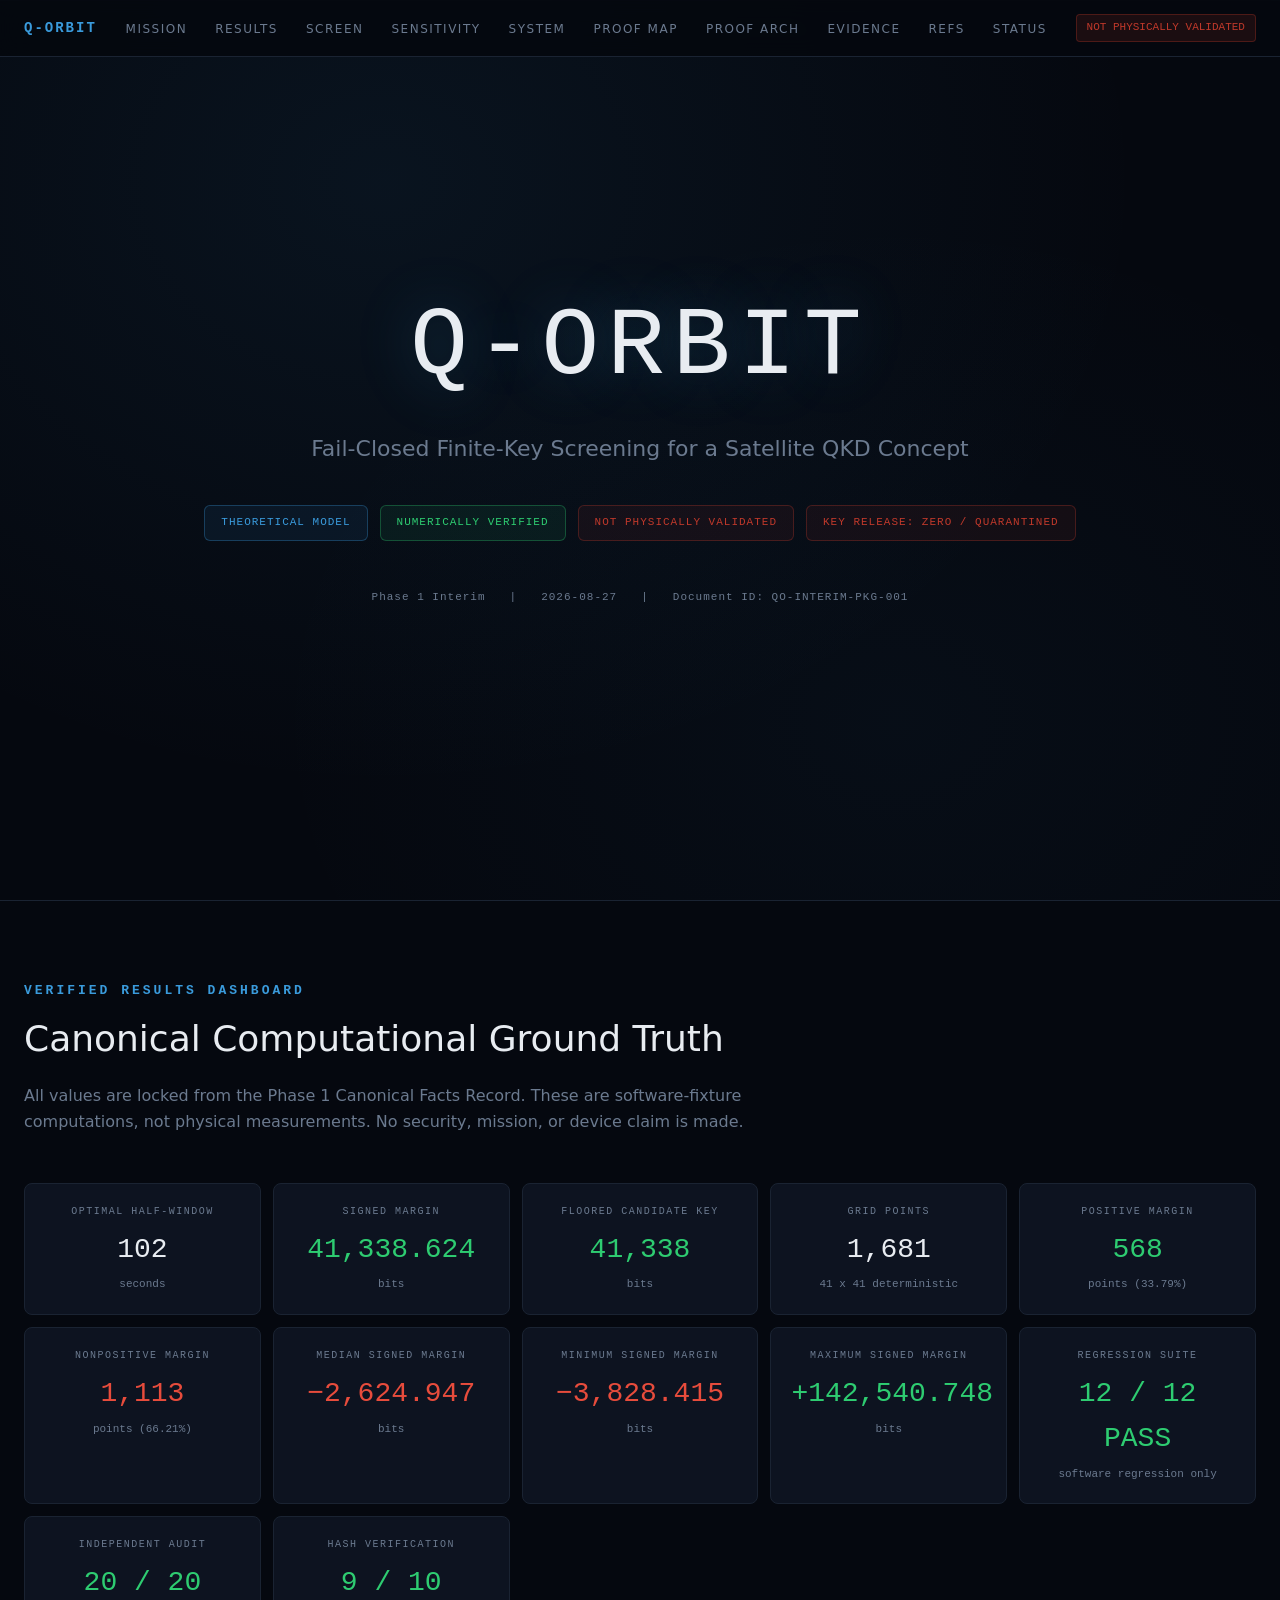
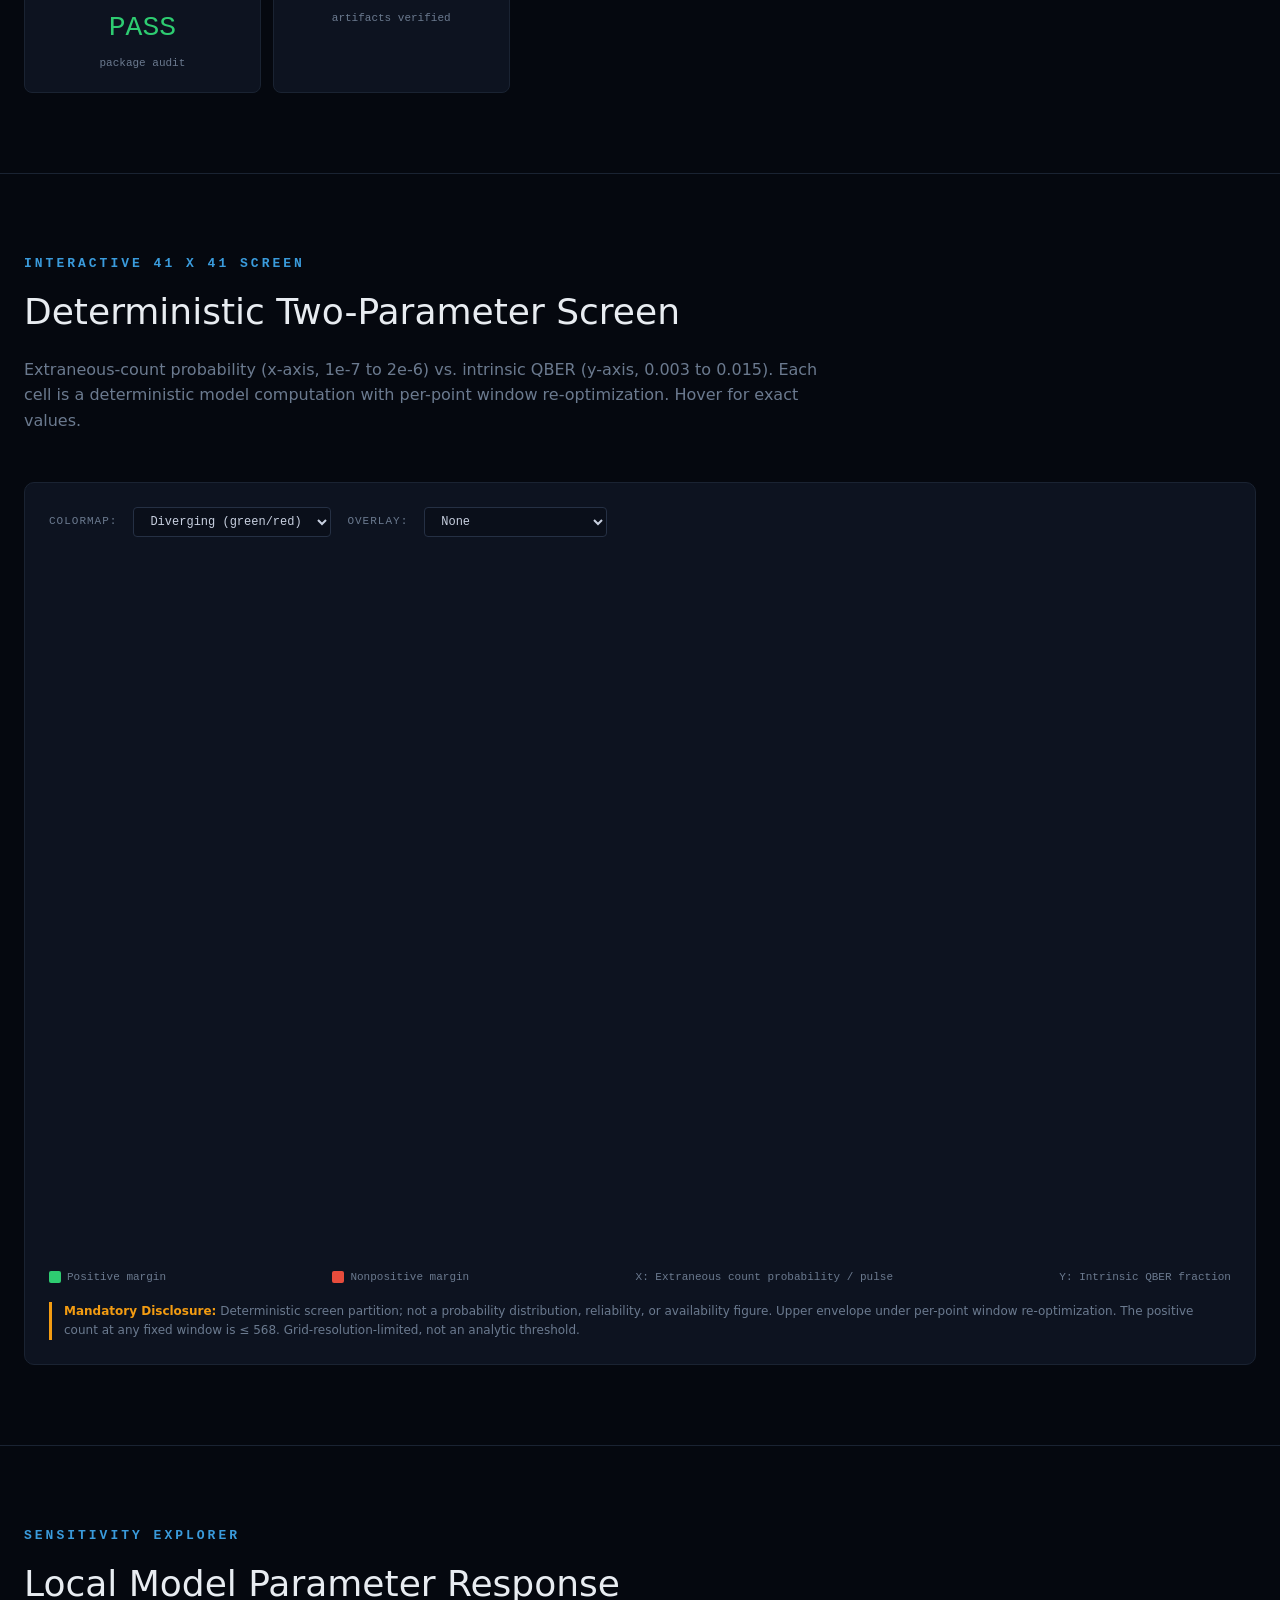
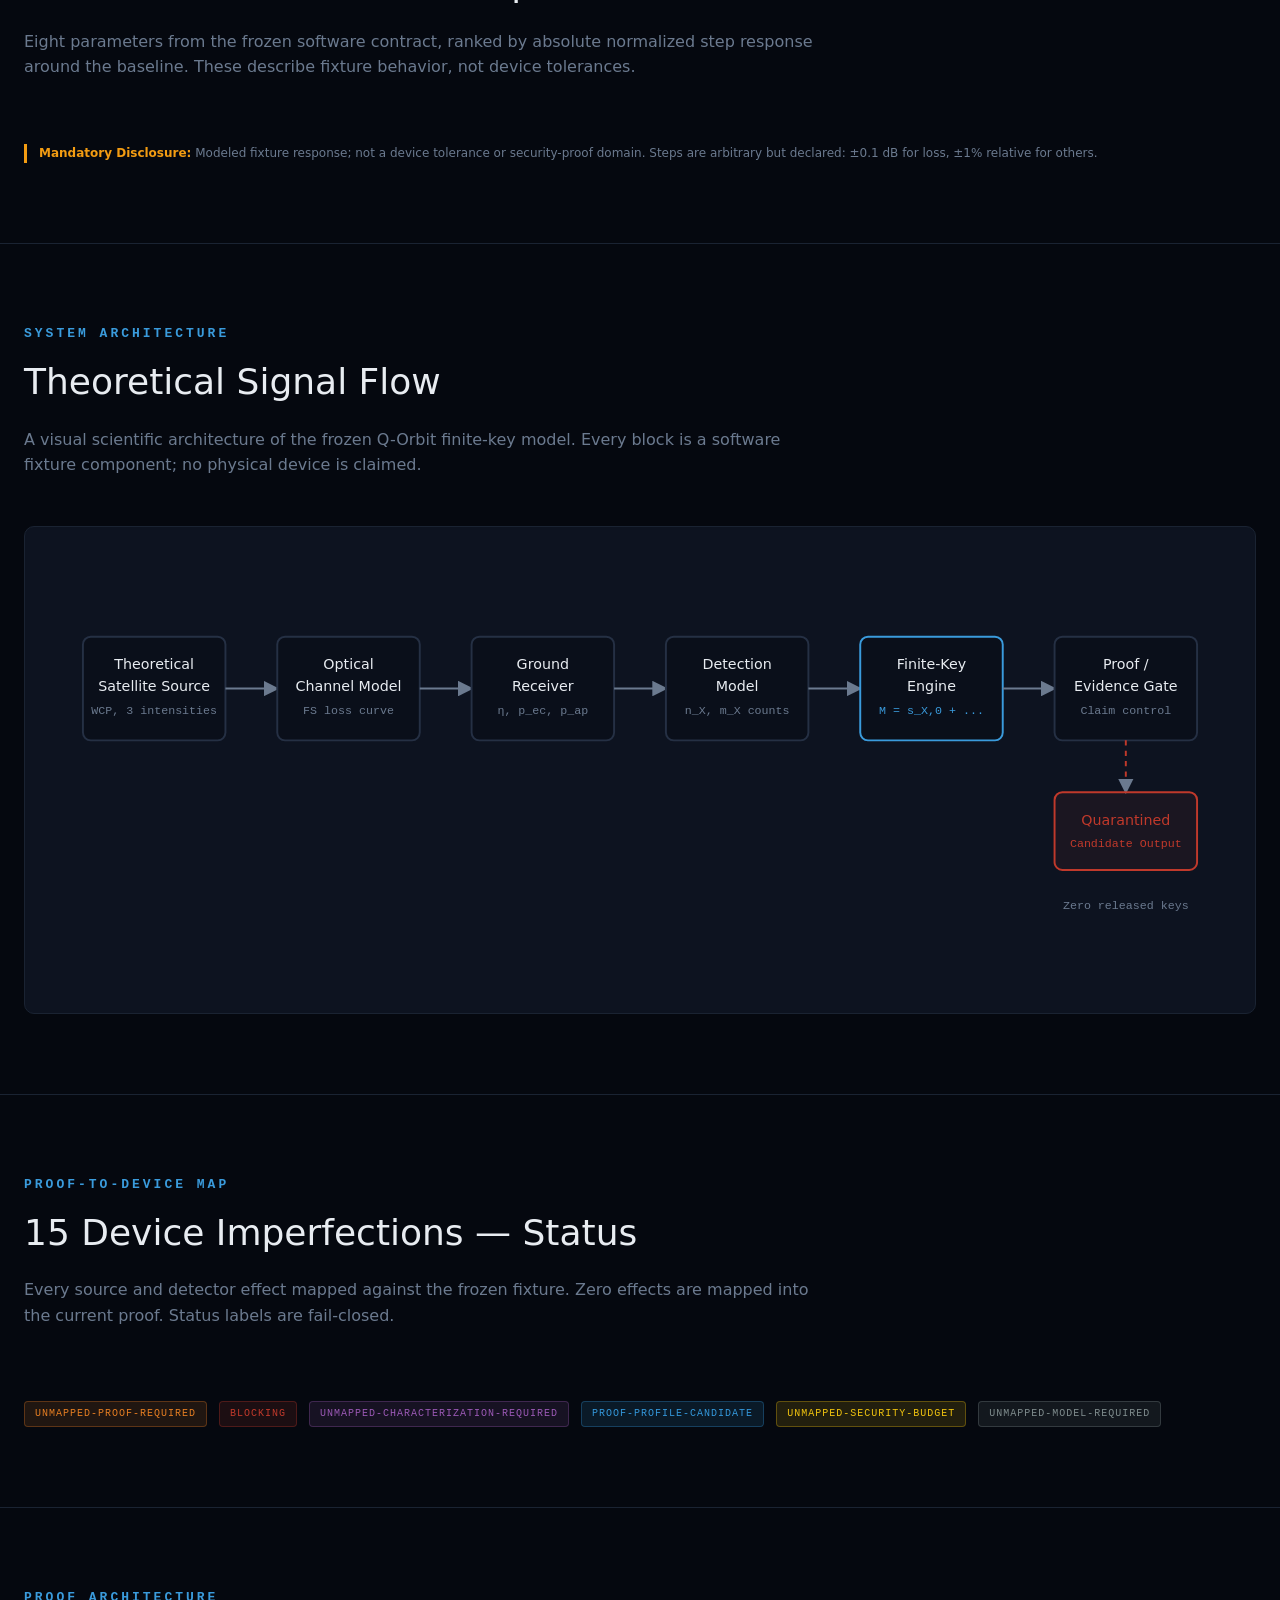
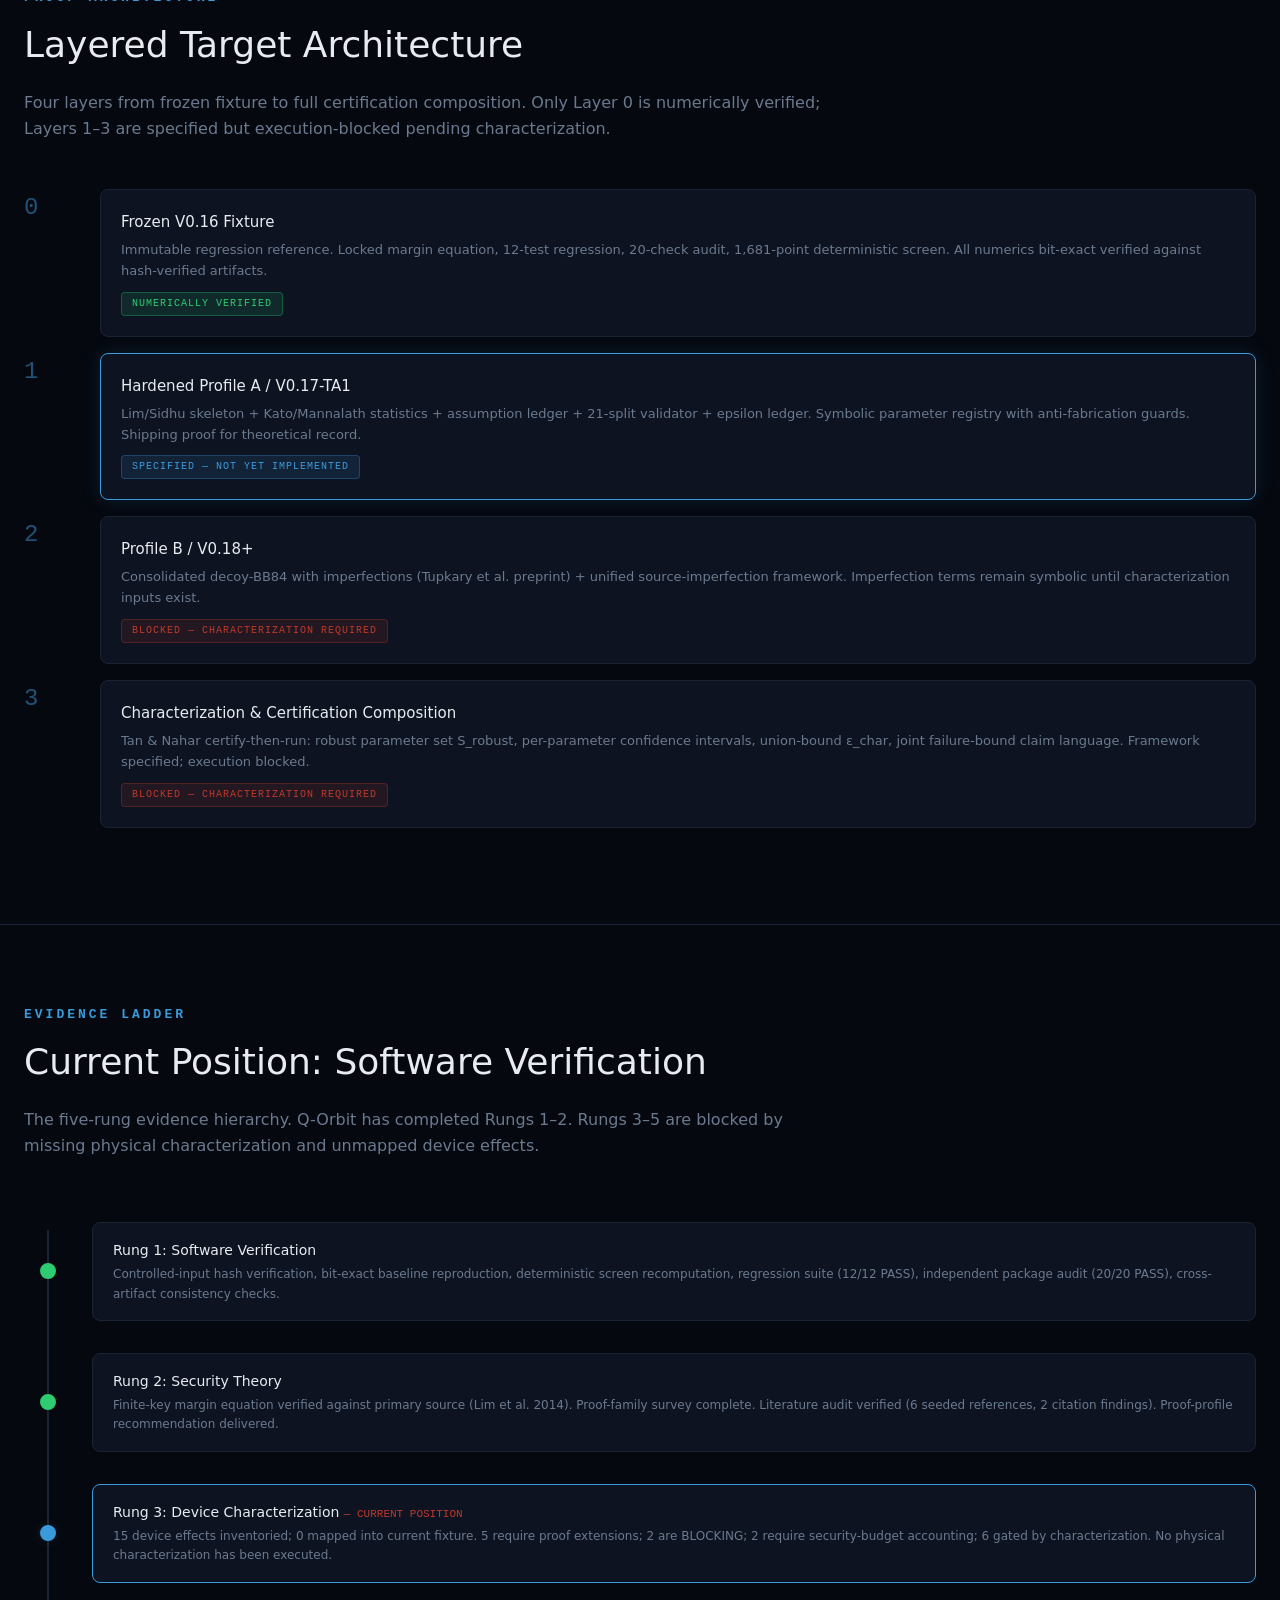
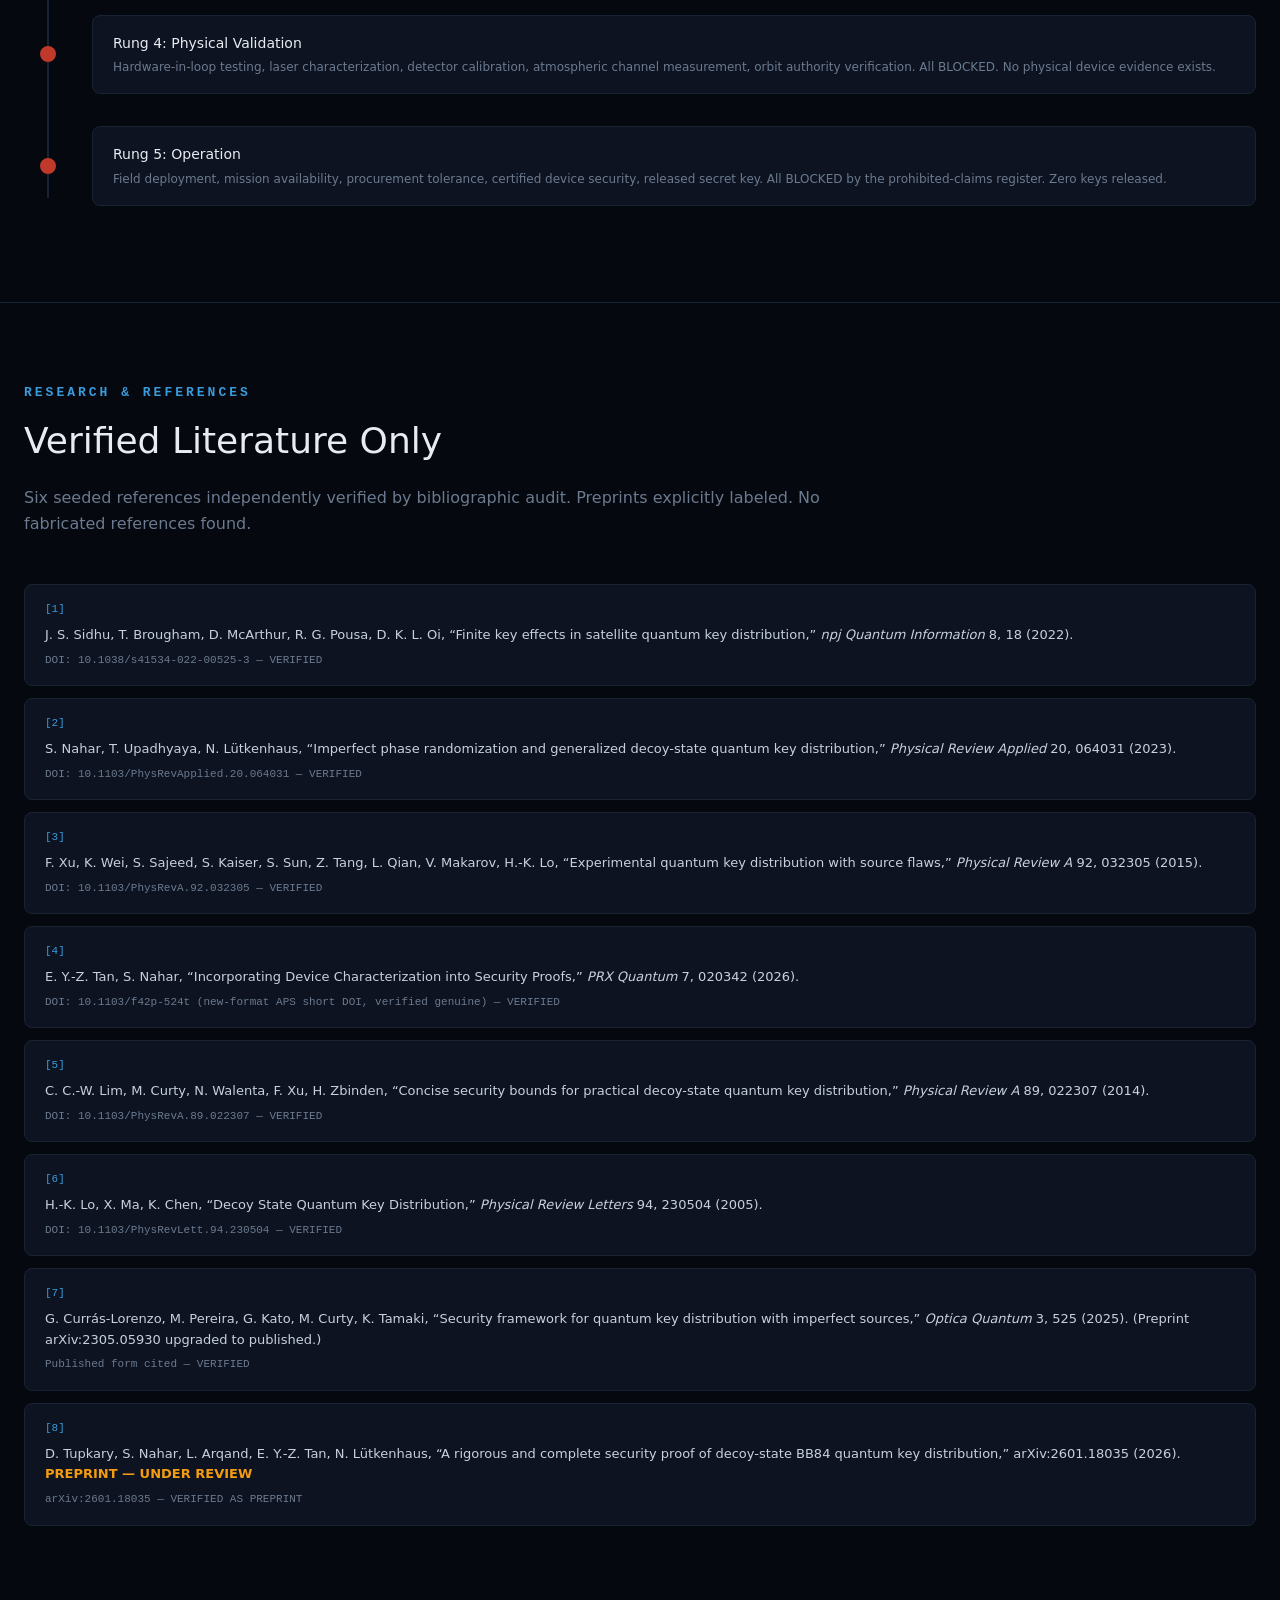
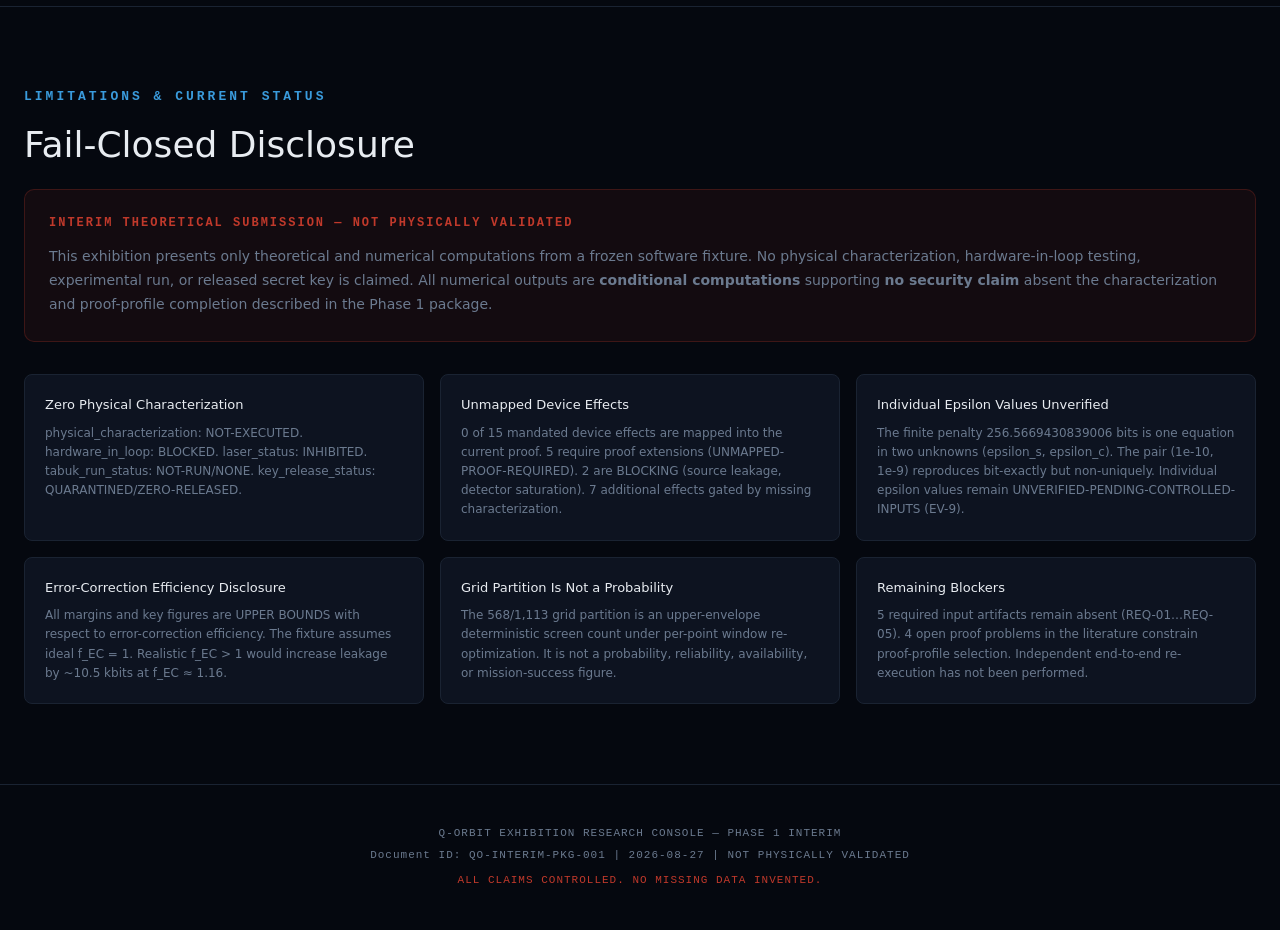
<file: deliverables/index.html>
<!DOCTYPE html><html lang='en'><head><meta charset='UTF-8'><meta name='viewport' content='width=device-width, initial-scale=1.0'><title>Q-Orbit Exhibition Research Console</title><style>:root{--bg:#05080f;--bg-panel:#0a0f1a;--bg-card:#0d1320;--border:#1a2332;--border-light:#253044;--text:#c8d0e0;--text-dim:#6b7a8f;--text-bright:#e8ecf1;--accent:#3a9bdc;--accent-dim:#1e5a82;--accent-glow:rgba(58,155,220,0.15);--positive:#2ecc71;--negative:#e74c3c;--warning:#f39c12;--blocking:#c0392b;--upr:#e67e22;--usb:#f1c40f;--ppc:#3498db;--umcr:#9b59b6;--ummr:#7f8c8d;--font-mono:'SF Mono','Fira Code','Consolas',monospace;--font-sans:'Inter','SF Pro Display','Segoe UI',system-ui,sans-serif;}*{box-sizing:border-box;margin:0;padding:0;}html{scroll-behavior:smooth;}body{background:var(--bg);color:var(--text);font-family:var(--font-sans);line-height:1.6;overflow-x:hidden;}a{color:var(--accent);text-decoration:none;}a:hover{text-decoration:underline;}.container{max-width:1400px;margin:0 auto;padding:0 24px;}/* NAV */nav{position:fixed;top:0;left:0;right:0;z-index:1000;background:rgba(5,8,15,0.92);backdrop-filter:blur(12px);border-bottom:1px solid var(--border);}.nav-inner{display:flex;align-items:center;justify-content:space-between;height:56px;}.nav-logo{font-family:var(--font-mono);font-size:14px;font-weight:600;color:var(--accent);letter-spacing:2px;}.nav-links{display:flex;gap:28px;list-style:none;}.nav-links a{font-size:12px;text-transform:uppercase;letter-spacing:1.5px;color:var(--text-dim);transition:color .2s;}nav a:hover{color:var(--text-bright);text-decoration:none;}.nav-status{font-family:var(--font-mono);font-size:11px;color:var(--blocking);background:rgba(192,57,43,0.12);padding:4px 10px;border-radius:4px;border:1px solid rgba(192,57,43,0.3);}/* HERO */#hero{min-height:100vh;display:flex;align-items:center;justify-content:center;position:relative;overflow:hidden;padding-top:56px;}#hero::before{content:'';position:absolute;inset:0;background:radial-gradient(ellipse at 30% 20%,rgba(58,155,220,0.08) 0%,transparent 60%),radial-gradient(ellipse at 70% 80%,rgba(58,155,220,0.04) 0%,transparent 50%);pointer-events:none;}#hero-canvas{position:absolute;inset:0;pointer-events:none;opacity:.35;}#hero .container{position:relative;z-index:2;text-align:center;}#hero h1{font-family:var(--font-mono);font-size:clamp(48px,8vw,96px);font-weight:300;letter-spacing:8px;color:var(--text-bright);margin-bottom:8px;text-shadow:0 0 60px rgba(58,155,220,0.3);}#hero .subtitle{font-size:clamp(16px,2.5vw,22px);color:var(--text-dim);font-weight:300;max-width:800px;margin:0 auto 40px;line-height:1.5;}#hero .badges{display:flex;flex-wrap:wrap;justify-content:center;gap:12px;margin-bottom:48px;}#hero .badge{font-family:var(--font-mono);font-size:11px;padding:8px 16px;border-radius:6px;border:1px solid var(--border-light);background:var(--bg-card);color:var(--text-dim);letter-spacing:1px;text-transform:uppercase;transition:all .3s;}#hero .badge.verified{border-color:rgba(46,204,113,0.3);color:var(--positive);background:rgba(46,204,113,0.08);}#hero .badge.blocking{border-color:rgba(192,57,43,0.3);color:var(--blocking);background:rgba(192,57,43,0.08);}#hero .badge.theory{border-color:rgba(58,155,220,0.3);color:var(--accent);background:rgba(58,155,220,0.08);}#hero .meta{font-family:var(--font-mono);font-size:11px;color:var(--text-dim);letter-spacing:1px;}#hero .meta span{margin:0 12px;}/* SECTIONS */section{padding:80px 0;border-top:1px solid var(--border);}section h2{font-family:var(--font-mono);font-size:13px;text-transform:uppercase;letter-spacing:3px;color:var(--accent);margin-bottom:8px;}section h3{font-size:clamp(24px,3vw,36px);font-weight:300;color:var(--text-bright);margin-bottom:16px;}section .lead{color:var(--text-dim);font-size:16px;max-width:800px;margin-bottom:48px;}/* CARDS */.card-grid{display:grid;grid-template-columns:repeat(auto-fit,minmax(280px,1fr));gap:16px;}.card{background:var(--bg-card);border:1px solid var(--border);border-radius:10px;padding:24px;transition:border-color .3s,box-shadow .3s;}.card:hover{border-color:var(--border-light);box-shadow:0 4px 24px rgba(0,0,0,0.3);}.card-label{font-family:var(--font-mono);font-size:10px;text-transform:uppercase;letter-spacing:2px;color:var(--text-dim);margin-bottom:12px;}.card-value{font-family:var(--font-mono);font-size:clamp(20px,3vw,32px);font-weight:300;color:var(--text-bright);margin-bottom:4px;}.card-value.positive{color:var(--positive);}.card-value.negative{color:var(--negative);}.card-unit{font-family:var(--font-mono);font-size:12px;color:var(--text-dim);}.card-note{font-size:12px;color:var(--text-dim);margin-top:8px;line-height:1.5;}/* DASHBOARD */.dashboard-grid{display:grid;grid-template-columns:repeat(auto-fit,minmax(220px,1fr));gap:12px;}.dash-card{background:var(--bg-card);border:1px solid var(--border);border-radius:8px;padding:20px;text-align:center;}.dash-card .label{font-family:var(--font-mono);font-size:10px;text-transform:uppercase;letter-spacing:1.5px;color:var(--text-dim);margin-bottom:8px;}.dash-card .value{font-family:var(--font-mono);font-size:clamp(18px,2.5vw,28px);font-weight:300;color:var(--text-bright);}.dash-card .value.positive{color:var(--positive);}.dash-card .value.negative{color:var(--negative);}.dash-card .unit{font-family:var(--font-mono);font-size:11px;color:var(--text-dim);margin-top:4px;}/* HEATMAP */.heatmap-wrap{background:var(--bg-card);border:1px solid var(--border);border-radius:10px;padding:24px;}.heatmap-controls{display:flex;gap:16px;align-items:center;margin-bottom:16px;flex-wrap:wrap;}.heatmap-controls label{font-family:var(--font-mono);font-size:11px;color:var(--text-dim);text-transform:uppercase;letter-spacing:1px;}.heatmap-controls select{background:var(--bg-panel);border:1px solid var(--border-light);color:var(--text);padding:6px 12px;border-radius:4px;font-family:var(--font-mono);font-size:12px;}#heatmap-canvas{display:block;width:100%;max-width:700px;margin:0 auto;cursor:crosshair;border-radius:4px;}#heatmap-tooltip{position:fixed;pointer-events:none;background:rgba(10,15,26,0.95);border:1px solid var(--border-light);border-radius:6px;padding:12px;font-family:var(--font-mono);font-size:12px;color:var(--text);z-index:100;display:none;box-shadow:0 8px 32px rgba(0,0,0,0.5);}#heatmap-tooltip .tt-row{display:flex;justify-content:space-between;gap:20px;margin-bottom:4px;}#heatmap-tooltip .tt-label{color:var(--text-dim);}#heatmap-tooltip .tt-val{color:var(--text-bright);}#heatmap-tooltip .tt-val.pos{color:var(--positive);}#heatmap-tooltip .tt-val.neg{color:var(--negative);}/* SENSITIVITY */.sens-grid{display:grid;gap:12px;}.sens-row{display:grid;grid-template-columns:minmax(200px,1fr) 1fr 80px;gap:16px;align-items:center;background:var(--bg-card);border:1px solid var(--border);border-radius:8px;padding:16px 20px;}.sens-name{font-family:var(--font-mono);font-size:13px;color:var(--text-bright);}.sens-id{font-size:10px;color:var(--text-dim);text-transform:uppercase;letter-spacing:1px;}.sens-bar-wrap{height:8px;background:var(--bg-panel);border-radius:4px;overflow:hidden;position:relative;}.sens-bar{height:100%;border-radius:4px;transition:width .6s ease;}.sens-bar.positive{background:var(--positive);}.sens-bar.negative{background:var(--negative);}.sens-val{font-family:var(--font-mono);font-size:13px;text-align:right;color:var(--text-bright);}.sens-val.positive{color:var(--positive);}.sens-val.negative{color:var(--negative);}/* ARCHITECTURE SVG */.arch-svg-wrap{background:var(--bg-card);border:1px solid var(--border);border-radius:10px;padding:32px;overflow-x:auto;}.arch-svg-wrap svg{max-width:100%;height:auto;}/* PROOF MAP */.pmap-grid{display:grid;grid-template-columns:repeat(auto-fit,minmax(340px,1fr));gap:12px;}.pmap-card{background:var(--bg-card);border:1px solid var(--border);border-radius:8px;padding:16px 20px;display:flex;flex-direction:column;gap:8px;}.pmap-num{font-family:var(--font-mono);font-size:11px;color:var(--text-dim);}.pmap-title{font-size:14px;font-weight:500;color:var(--text-bright);}.pmap-desc{font-size:12px;color:var(--text-dim);line-height:1.5;}.pmap-status{font-family:var(--font-mono);font-size:10px;text-transform:uppercase;letter-spacing:1px;padding:4px 10px;border-radius:4px;display:inline-block;width:fit-content;}.pmap-status.upr{background:rgba(230,126,34,0.12);color:var(--upr);border:1px solid rgba(230,126,34,0.3);}.pmap-status.blocking{background:rgba(192,57,43,0.12);color:var(--blocking);border:1px solid rgba(192,57,43,0.3);}.pmap-status.umcr{background:rgba(155,89,182,0.12);color:var(--umcr);border:1px solid rgba(155,89,182,0.3);}.pmap-status.ppc{background:rgba(52,152,219,0.12);color:var(--ppc);border:1px solid rgba(52,152,219,0.3);}.pmap-status.usb{background:rgba(241,196,15,0.12);color:var(--usb);border:1px solid rgba(241,196,15,0.3);}.pmap-status.ummr{background:rgba(127,140,141,0.12);color:var(--ummr);border:1px solid rgba(127,140,141,0.3);}/* PROOF ARCH */.player{display:grid;grid-template-columns:60px 1fr;gap:16px;align-items:start;margin-bottom:16px;}.player-num{font-family:var(--font-mono);font-size:24px;font-weight:300;color:var(--accent);opacity:.5;}.player-content{background:var(--bg-card);border:1px solid var(--border);border-radius:8px;padding:20px;}.player-content.active{border-color:var(--accent);box-shadow:0 0 20px var(--accent-glow);}.player-title{font-size:15px;font-weight:500;color:var(--text-bright);margin-bottom:6px;}.player-desc{font-size:13px;color:var(--text-dim);line-height:1.6;}.player-status{font-family:var(--font-mono);font-size:10px;text-transform:uppercase;letter-spacing:1px;margin-top:10px;display:inline-block;padding:3px 10px;border-radius:4px;}.player-status.verified{background:rgba(46,204,113,0.12);color:var(--positive);border:1px solid rgba(46,204,113,0.3);}.player-status.plan{background:rgba(58,155,220,0.12);color:var(--accent);border:1px solid rgba(58,155,220,0.3);}.player-status.blocked{background:rgba(192,57,43,0.12);color:var(--blocking);border:1px solid rgba(192,57,43,0.3);}/* EVIDENCE LADDER */.ladder{display:flex;flex-direction:column;gap:0;position:relative;}.ladder::before{content:'';position:absolute;left:23px;top:24px;bottom:24px;width:2px;background:var(--border);}.ladder-step{display:grid;grid-template-columns:48px 1fr;gap:20px;align-items:center;padding:16px 0;position:relative;}.ladder-dot{width:16px;height:16px;border-radius:50%;border:3px solid var(--border);background:var(--bg);position:relative;z-index:1;justify-self:center;}.ladder-dot.current{border-color:var(--accent);background:var(--accent);box-shadow:0 0 12px var(--accent-glow);}.ladder-dot.passed{border-color:var(--positive);background:var(--positive);}.ladder-dot.blocked{border-color:var(--blocking);background:var(--blocking);}.ladder-content{background:var(--bg-card);border:1px solid var(--border);border-radius:8px;padding:16px 20px;}.ladder-content.current{border-color:var(--accent);}.ladder-title{font-size:14px;font-weight:500;color:var(--text-bright);margin-bottom:4px;}.ladder-desc{font-size:12px;color:var(--text-dim);}/* REFERENCES */.ref-list{display:grid;gap:12px;}.ref-item{background:var(--bg-card);border:1px solid var(--border);border-radius:8px;padding:16px 20px;}.ref-num{font-family:var(--font-mono);font-size:11px;color:var(--accent);margin-bottom:6px;}.ref-text{font-size:13px;color:var(--text);line-height:1.6;}.ref-doi{font-family:var(--font-mono);font-size:11px;color:var(--text-dim);margin-top:6px;}/* LIMITATIONS */.limit-banner{background:rgba(192,57,43,0.08);border:1px solid rgba(192,57,43,0.25);border-radius:10px;padding:24px;margin-bottom:32px;}.limit-banner h4{font-family:var(--font-mono);font-size:12px;text-transform:uppercase;letter-spacing:2px;color:var(--blocking);margin-bottom:12px;}.limit-banner p{font-size:14px;color:var(--text-dim);line-height:1.7;}.limit-grid{display:grid;grid-template-columns:repeat(auto-fit,minmax(300px,1fr));gap:16px;}.limit-card{background:var(--bg-card);border:1px solid var(--border);border-radius:8px;padding:20px;}.limit-card h5{font-size:13px;font-weight:500;color:var(--text-bright);margin-bottom:8px;}.limit-card p{font-size:12px;color:var(--text-dim);line-height:1.6;}/* FOOTER */footer{padding:40px 0;text-align:center;border-top:1px solid var(--border);}footer p{font-family:var(--font-mono);font-size:11px;color:var(--text-dim);letter-spacing:1px;}/* RESPONSIVE */@media(max-width:768px){.sens-row{grid-template-columns:1fr;gap:8px;}.ladder::before{left:15px;}.ladder-step{grid-template-columns:36px 1fr;gap:12px;}#hero h1{font-size:36px;letter-spacing:4px;}.nav-links{display:none;}}/* SCROLLBAR */::-webkit-scrollbar{width:8px;}::-webkit-scrollbar-track{background:var(--bg);}::-webkit-scrollbar-thumb{background:var(--border-light);border-radius:4px;}::-webkit-scrollbar-thumb:hover{background:var(--text-dim);}/* ANIMATIONS */@keyframes fadeIn{from{opacity:0;transform:translateY(20px);}to{opacity:1;transform:translateY(0);}}.fade-in{animation:fadeIn .6s ease forwards;}@keyframes pulse{0%,100%{opacity:1;}50%{opacity:.5;}}.pulse{animation:pulse 2s ease infinite;}</style></head><body><nav><div class='container nav-inner'><div class='nav-logo'>Q-ORBIT</div><ul class='nav-links'><li><a href='#hero'>Mission</a></li><li><a href='#results'>Results</a></li><li><a href='#screen'>Screen</a></li><li><a href='#sensitivity'>Sensitivity</a></li><li><a href='#architecture'>System</a></li><li><a href='#proofmap'>Proof Map</a></li><li><a href='#proofarch'>Proof Arch</a></li><li><a href='#evidence'>Evidence</a></li><li><a href='#references'>Refs</a></li><li><a href='#limitations'>Status</a></li></ul><div class='nav-status'>NOT PHYSICALLY VALIDATED</div></div></nav><canvas id='hero-canvas'></canvas><section id='hero'><div class='container'><h1>Q-ORBIT</h1><p class='subtitle'>Fail-Closed Finite-Key Screening for a Satellite QKD Concept</p><div class='badges'><span class='badge theory'>Theoretical Model</span><span class='badge verified'>Numerically Verified</span><span class='badge blocking'>Not Physically Validated</span><span class='badge blocking'>Key Release: Zero / Quarantined</span></div><p class='meta'><span>Phase 1 Interim</span><span>|</span><span>2026-08-27</span><span>|</span><span>Document ID: QO-INTERIM-PKG-001</span></p></div></section><section id='results'><div class='container'><h2>Verified Results Dashboard</h2><h3>Canonical Computational Ground Truth</h3><p class='lead'>All values are locked from the Phase 1 Canonical Facts Record. These are software-fixture computations, not physical measurements. No security, mission, or device claim is made.</p><div class='dashboard-grid'><div class='dash-card'><div class='label'>Optimal Half-Window</div><div class='value'>102</div><div class='unit'>seconds</div></div><div class='dash-card'><div class='label'>Signed Margin</div><div class='value positive'>41,338.624</div><div class='unit'>bits</div></div><div class='dash-card'><div class='label'>Floored Candidate Key</div><div class='value positive'>41,338</div><div class='unit'>bits</div></div><div class='dash-card'><div class='label'>Grid Points</div><div class='value'>1,681</div><div class='unit'>41 x 41 deterministic</div></div><div class='dash-card'><div class='label'>Positive Margin</div><div class='value positive'>568</div><div class='unit'>points (33.79%)</div></div><div class='dash-card'><div class='label'>Nonpositive Margin</div><div class='value negative'>1,113</div><div class='unit'>points (66.21%)</div></div><div class='dash-card'><div class='label'>Median Signed Margin</div><div class='value negative'>&minus;2,624.947</div><div class='unit'>bits</div></div><div class='dash-card'><div class='label'>Minimum Signed Margin</div><div class='value negative'>&minus;3,828.415</div><div class='unit'>bits</div></div><div class='dash-card'><div class='label'>Maximum Signed Margin</div><div class='value positive'>+142,540.748</div><div class='unit'>bits</div></div><div class='dash-card'><div class='label'>Regression Suite</div><div class='value positive'>12 / 12 PASS</div><div class='unit'>software regression only</div></div><div class='dash-card'><div class='label'>Independent Audit</div><div class='value positive'>20 / 20 PASS</div><div class='unit'>package audit</div></div><div class='dash-card'><div class='label'>Hash Verification</div><div class='value positive'>9 / 10</div><div class='unit'>artifacts verified</div></div></div></div></section><section id='screen'><div class='container'><h2>Interactive 41 x 41 Screen</h2><h3>Deterministic Two-Parameter Screen</h3><p class='lead'>Extraneous-count probability (x-axis, 1e-7 to 2e-6) vs. intrinsic QBER (y-axis, 0.003 to 0.015). Each cell is a deterministic model computation with per-point window re-optimization. Hover for exact values.</p><div class='heatmap-wrap'><div class='heatmap-controls'><label>Colormap:</label><select id='cmap-select'><option value='diverging'>Diverging (green/red)</option><option value='viridis'>Viridis</option><option value='coolwarm'>Coolwarm</option></select><label>Overlay:</label><select id='overlay-select'><option value='none'>None</option><option value='zero'>Zero-margin contour</option></select></div><canvas id='heatmap-canvas' width='700' height='700'></canvas><div style='margin-top:16px;display:flex;justify-content:space-between;align-items:center;flex-wrap:wrap;gap:12px;'><div style='font-family:var(--font-mono);font-size:11px;color:var(--text-dim);'><span style='display:inline-block;width:12px;height:12px;background:var(--positive);border-radius:2px;margin-right:6px;vertical-align:middle;'></span>Positive margin</div><div style='font-family:var(--font-mono);font-size:11px;color:var(--text-dim);'><span style='display:inline-block;width:12px;height:12px;background:var(--negative);border-radius:2px;margin-right:6px;vertical-align:middle;'></span>Nonpositive margin</div><div style='font-family:var(--font-mono);font-size:11px;color:var(--text-dim);'>X: Extraneous count probability / pulse</div><div style='font-family:var(--font-mono);font-size:11px;color:var(--text-dim);'>Y: Intrinsic QBER fraction</div></div><p style='margin-top:16px;font-size:12px;color:var(--text-dim);line-height:1.6;border-left:3px solid var(--warning);padding-left:12px;'><strong style='color:var(--warning);'>Mandatory Disclosure:</strong> Deterministic screen partition; not a probability distribution, reliability, or availability figure. Upper envelope under per-point window re-optimization. The positive count at any fixed window is &le; 568. Grid-resolution-limited, not an analytic threshold.</p></div></div></section><section id='sensitivity'><div class='container'><h2>Sensitivity Explorer</h2><h3>Local Model Parameter Response</h3><p class='lead'>Eight parameters from the frozen software contract, ranked by absolute normalized step response around the baseline. These describe fixture behavior, not device tolerances.</p><div class='sens-grid' id='sens-grid'></div><p style='margin-top:16px;font-size:12px;color:var(--text-dim);line-height:1.6;border-left:3px solid var(--warning);padding-left:12px;'><strong style='color:var(--warning);'>Mandatory Disclosure:</strong> Modeled fixture response; not a device tolerance or security-proof domain. Steps are arbitrary but declared: &plusmn;0.1 dB for loss, &plusmn;1% relative for others.</p></div></section><section id='architecture'><div class='container'><h2>System Architecture</h2><h3>Theoretical Signal Flow</h3><p class='lead'>A visual scientific architecture of the frozen Q-Orbit finite-key model. Every block is a software fixture component; no physical device is claimed.</p><div class='arch-svg-wrap'><svg viewBox='0 0 900 320' xmlns='http://www.w3.org/2000/svg'><defs><linearGradient id='g1' x1='0%' y1='0%' x2='100%' y2='0%'><stop offset='0%' stop-color='rgba(58,155,220,0.2)'/><stop offset='100%' stop-color='rgba(58,155,220,0.05)'/></linearGradient><marker id='arrow' markerWidth='8' markerHeight='8' refX='7' refY='4' orient='auto'><path d='M0,0 L8,4 L0,8 z' fill='var(--text-dim)'/></marker></defs><rect x='0' y='0' width='900' height='320' fill='transparent'/><g transform='translate(20,20)'><rect x='0' y='40' width='110' height='80' rx='6' fill='var(--bg-panel)' stroke='var(--border-light)' stroke-width='1.5'/><text x='55' y='65' text-anchor='middle' fill='var(--text-bright)' font-family='var(--font-sans)' font-size='11' font-weight='500'>Theoretical</text><text x='55' y='82' text-anchor='middle' fill='var(--text-bright)' font-family='var(--font-sans)' font-size='11' font-weight='500'>Satellite Source</text><text x='55' y='100' text-anchor='middle' fill='var(--text-dim)' font-family='var(--font-mono)' font-size='9'>WCP, 3 intensities</text><line x1='110' y1='80' x2='150' y2='80' stroke='var(--text-dim)' stroke-width='1.5' marker-end='url(#arrow)'/><rect x='150' y='40' width='110' height='80' rx='6' fill='var(--bg-panel)' stroke='var(--border-light)' stroke-width='1.5'/><text x='205' y='65' text-anchor='middle' fill='var(--text-bright)' font-family='var(--font-sans)' font-size='11' font-weight='500'>Optical</text><text x='205' y='82' text-anchor='middle' fill='var(--text-bright)' font-family='var(--font-sans)' font-size='11' font-weight='500'>Channel Model</text><text x='205' y='100' text-anchor='middle' fill='var(--text-dim)' font-family='var(--font-mono)' font-size='9'>FS loss curve</text><line x1='260' y1='80' x2='300' y2='80' stroke='var(--text-dim)' stroke-width='1.5' marker-end='url(#arrow)'/><rect x='300' y='40' width='110' height='80' rx='6' fill='var(--bg-panel)' stroke='var(--border-light)' stroke-width='1.5'/><text x='355' y='65' text-anchor='middle' fill='var(--text-bright)' font-family='var(--font-sans)' font-size='11' font-weight='500'>Ground</text><text x='355' y='82' text-anchor='middle' fill='var(--text-bright)' font-family='var(--font-sans)' font-size='11' font-weight='500'>Receiver</text><text x='355' y='100' text-anchor='middle' fill='var(--text-dim)' font-family='var(--font-mono)' font-size='9'>&eta;, p_ec, p_ap</text><line x1='410' y1='80' x2='450' y2='80' stroke='var(--text-dim)' stroke-width='1.5' marker-end='url(#arrow)'/><rect x='450' y='40' width='110' height='80' rx='6' fill='var(--bg-panel)' stroke='var(--border-light)' stroke-width='1.5'/><text x='505' y='65' text-anchor='middle' fill='var(--text-bright)' font-family='var(--font-sans)' font-size='11' font-weight='500'>Detection</text><text x='505' y='82' text-anchor='middle' fill='var(--text-bright)' font-family='var(--font-sans)' font-size='11' font-weight='500'>Model</text><text x='505' y='100' text-anchor='middle' fill='var(--text-dim)' font-family='var(--font-mono)' font-size='9'>n_X, m_X counts</text><line x1='560' y1='80' x2='600' y2='80' stroke='var(--text-dim)' stroke-width='1.5' marker-end='url(#arrow)'/><rect x='600' y='40' width='110' height='80' rx='6' fill='var(--bg-panel)' stroke='var(--accent)' stroke-width='1.5'/><text x='655' y='65' text-anchor='middle' fill='var(--text-bright)' font-family='var(--font-sans)' font-size='11' font-weight='500'>Finite-Key</text><text x='655' y='82' text-anchor='middle' fill='var(--text-bright)' font-family='var(--font-sans)' font-size='11' font-weight='500'>Engine</text><text x='655' y='100' text-anchor='middle' fill='var(--accent)' font-family='var(--font-mono)' font-size='9'>M = s_X,0 + ...</text><line x1='710' y1='80' x2='750' y2='80' stroke='var(--text-dim)' stroke-width='1.5' marker-end='url(#arrow)'/><rect x='750' y='40' width='110' height='80' rx='6' fill='var(--bg-panel)' stroke='var(--border-light)' stroke-width='1.5'/><text x='805' y='65' text-anchor='middle' fill='var(--text-bright)' font-family='var(--font-sans)' font-size='11' font-weight='500'>Proof /</text><text x='805' y='82' text-anchor='middle' fill='var(--text-bright)' font-family='var(--font-sans)' font-size='11' font-weight='500'>Evidence Gate</text><text x='805' y='100' text-anchor='middle' fill='var(--text-dim)' font-family='var(--font-mono)' font-size='9'>Claim control</text><line x1='805' y1='120' x2='805' y2='160' stroke='var(--blocking)' stroke-width='1.5' stroke-dasharray='4,4' marker-end='url(#arrow)'/><rect x='750' y='160' width='110' height='60' rx='6' fill='rgba(192,57,43,0.08)' stroke='var(--blocking)' stroke-width='1.5'/><text x='805' y='185' text-anchor='middle' fill='var(--blocking)' font-family='var(--font-sans)' font-size='11' font-weight='500'>Quarantined</text><text x='805' y='202' text-anchor='middle' fill='var(--blocking)' font-family='var(--font-mono)' font-size='9'>Candidate Output</text><text x='805' y='250' text-anchor='middle' fill='var(--text-dim)' font-family='var(--font-mono)' font-size='9'>Zero released keys</text></g></svg></div></div></section><section id='proofmap'><div class='container'><h2>Proof-to-Device Map</h2><h3>15 Device Imperfections &mdash; Status</h3><p class='lead'>Every source and detector effect mapped against the frozen fixture. Zero effects are mapped into the current proof. Status labels are fail-closed.</p><div class='pmap-grid' id='pmap-grid'></div><div style='margin-top:24px;display:flex;flex-wrap:wrap;gap:12px;'><span class='pmap-status upr'>UNMAPPED-PROOF-REQUIRED</span><span class='pmap-status blocking'>BLOCKING</span><span class='pmap-status umcr'>UNMAPPED-CHARACTERIZATION-REQUIRED</span><span class='pmap-status ppc'>PROOF-PROFILE-CANDIDATE</span><span class='pmap-status usb'>UNMAPPED-SECURITY-BUDGET</span><span class='pmap-status ummr'>UNMAPPED-MODEL-REQUIRED</span></div></div></section><section id='proofarch'><div class='container'><h2>Proof Architecture</h2><h3>Layered Target Architecture</h3><p class='lead'>Four layers from frozen fixture to full certification composition. Only Layer 0 is numerically verified; Layers 1&ndash;3 are specified but execution-blocked pending characterization.</p><div class='player'><div class='player-num'>0</div><div class='player-content'><div class='player-title'>Frozen V0.16 Fixture</div><div class='player-desc'>Immutable regression reference. Locked margin equation, 12-test regression, 20-check audit, 1,681-point deterministic screen. All numerics bit-exact verified against hash-verified artifacts.</div><span class='player-status verified'>NUMERICALLY VERIFIED</span></div></div><div class='player'><div class='player-num'>1</div><div class='player-content active'><div class='player-title'>Hardened Profile A / V0.17-TA1</div><div class='player-desc'>Lim/Sidhu skeleton + Kato/Mannalath statistics + assumption ledger + 21-split validator + epsilon ledger. Symbolic parameter registry with anti-fabrication guards. Shipping proof for theoretical record.</div><span class='player-status plan'>SPECIFIED — NOT YET IMPLEMENTED</span></div></div><div class='player'><div class='player-num'>2</div><div class='player-content'><div class='player-title'>Profile B / V0.18+</div><div class='player-desc'>Consolidated decoy-BB84 with imperfections (Tupkary et al. preprint) + unified source-imperfection framework. Imperfection terms remain symbolic until characterization inputs exist.</div><span class='player-status blocked'>BLOCKED — CHARACTERIZATION REQUIRED</span></div></div><div class='player'><div class='player-num'>3</div><div class='player-content'><div class='player-title'>Characterization &amp; Certification Composition</div><div class='player-desc'>Tan &amp; Nahar certify-then-run: robust parameter set S_robust, per-parameter confidence intervals, union-bound &epsilon;_char, joint failure-bound claim language. Framework specified; execution blocked.</div><span class='player-status blocked'>BLOCKED — CHARACTERIZATION REQUIRED</span></div></div></div></section><section id='evidence'><div class='container'><h2>Evidence Ladder</h2><h3>Current Position: Software Verification</h3><p class='lead'>The five-rung evidence hierarchy. Q-Orbit has completed Rungs 1&ndash;2. Rungs 3&ndash;5 are blocked by missing physical characterization and unmapped device effects.</p><div class='ladder'><div class='ladder-step'><div class='ladder-dot passed'></div><div class='ladder-content'><div class='ladder-title'>Rung 1: Software Verification</div><div class='ladder-desc'>Controlled-input hash verification, bit-exact baseline reproduction, deterministic screen recomputation, regression suite (12/12 PASS), independent package audit (20/20 PASS), cross-artifact consistency checks.</div></div></div><div class='ladder-step'><div class='ladder-dot passed'></div><div class='ladder-content'><div class='ladder-title'>Rung 2: Security Theory</div><div class='ladder-desc'>Finite-key margin equation verified against primary source (Lim et al. 2014). Proof-family survey complete. Literature audit verified (6 seeded references, 2 citation findings). Proof-profile recommendation delivered.</div></div></div><div class='ladder-step'><div class='ladder-dot current'></div><div class='ladder-content current'><div class='ladder-title'>Rung 3: Device Characterization <span style='color:var(--blocking);font-family:var(--font-mono);font-size:11px;'> &mdash; CURRENT POSITION</span></div><div class='ladder-desc'>15 device effects inventoried; 0 mapped into current fixture. 5 require proof extensions; 2 are BLOCKING; 2 require security-budget accounting; 6 gated by characterization. No physical characterization has been executed.</div></div></div><div class='ladder-step'><div class='ladder-dot blocked'></div><div class='ladder-content'><div class='ladder-title'>Rung 4: Physical Validation</div><div class='ladder-desc'>Hardware-in-loop testing, laser characterization, detector calibration, atmospheric channel measurement, orbit authority verification. All BLOCKED. No physical device evidence exists.</div></div></div><div class='ladder-step'><div class='ladder-dot blocked'></div><div class='ladder-content'><div class='ladder-title'>Rung 5: Operation</div><div class='ladder-desc'>Field deployment, mission availability, procurement tolerance, certified device security, released secret key. All BLOCKED by the prohibited-claims register. Zero keys released.</div></div></div></div></div></section><section id='references'><div class='container'><h2>Research &amp; References</h2><h3>Verified Literature Only</h3><p class='lead'>Six seeded references independently verified by bibliographic audit. Preprints explicitly labeled. No fabricated references found.</p><div class='ref-list'><div class='ref-item'><div class='ref-num'>[1]</div><div class='ref-text'>J. S. Sidhu, T. Brougham, D. McArthur, R. G. Pousa, D. K. L. Oi, &ldquo;Finite key effects in satellite quantum key distribution,&rdquo; <em>npj Quantum Information</em> 8, 18 (2022).</div><div class='ref-doi'>DOI: 10.1038/s41534-022-00525-3 &mdash; VERIFIED</div></div><div class='ref-item'><div class='ref-num'>[2]</div><div class='ref-text'>S. Nahar, T. Upadhyaya, N. L&uuml;tkenhaus, &ldquo;Imperfect phase randomization and generalized decoy-state quantum key distribution,&rdquo; <em>Physical Review Applied</em> 20, 064031 (2023).</div><div class='ref-doi'>DOI: 10.1103/PhysRevApplied.20.064031 &mdash; VERIFIED</div></div><div class='ref-item'><div class='ref-num'>[3]</div><div class='ref-text'>F. Xu, K. Wei, S. Sajeed, S. Kaiser, S. Sun, Z. Tang, L. Qian, V. Makarov, H.-K. Lo, &ldquo;Experimental quantum key distribution with source flaws,&rdquo; <em>Physical Review A</em> 92, 032305 (2015).</div><div class='ref-doi'>DOI: 10.1103/PhysRevA.92.032305 &mdash; VERIFIED</div></div><div class='ref-item'><div class='ref-num'>[4]</div><div class='ref-text'>E. Y.-Z. Tan, S. Nahar, &ldquo;Incorporating Device Characterization into Security Proofs,&rdquo; <em>PRX Quantum</em> 7, 020342 (2026).</div><div class='ref-doi'>DOI: 10.1103/f42p-524t (new-format APS short DOI, verified genuine) &mdash; VERIFIED</div></div><div class='ref-item'><div class='ref-num'>[5]</div><div class='ref-text'>C. C.-W. Lim, M. Curty, N. Walenta, F. Xu, H. Zbinden, &ldquo;Concise security bounds for practical decoy-state quantum key distribution,&rdquo; <em>Physical Review A</em> 89, 022307 (2014).</div><div class='ref-doi'>DOI: 10.1103/PhysRevA.89.022307 &mdash; VERIFIED</div></div><div class='ref-item'><div class='ref-num'>[6]</div><div class='ref-text'>H.-K. Lo, X. Ma, K. Chen, &ldquo;Decoy State Quantum Key Distribution,&rdquo; <em>Physical Review Letters</em> 94, 230504 (2005).</div><div class='ref-doi'>DOI: 10.1103/PhysRevLett.94.230504 &mdash; VERIFIED</div></div><div class='ref-item'><div class='ref-num'>[7]</div><div class='ref-text'>G. Curr&aacute;s-Lorenzo, M. Pereira, G. Kato, M. Curty, K. Tamaki, &ldquo;Security framework for quantum key distribution with imperfect sources,&rdquo; <em>Optica Quantum</em> 3, 525 (2025). (Preprint arXiv:2305.05930 upgraded to published.)</div><div class='ref-doi'>Published form cited &mdash; VERIFIED</div></div><div class='ref-item'><div class='ref-num'>[8]</div><div class='ref-text'>D. Tupkary, S. Nahar, L. Arqand, E. Y.-Z. Tan, N. L&uuml;tkenhaus, &ldquo;A rigorous and complete security proof of decoy-state BB84 quantum key distribution,&rdquo; arXiv:2601.18035 (2026). <strong style='color:var(--warning);'>PREPRINT &mdash; UNDER REVIEW</strong></div><div class='ref-doi'>arXiv:2601.18035 &mdash; VERIFIED AS PREPRINT</div></div></div></div></section><section id='limitations'><div class='container'><h2>Limitations &amp; Current Status</h2><h3>Fail-Closed Disclosure</h3><div class='limit-banner'><h4>INTERIM THEORETICAL SUBMISSION &mdash; NOT PHYSICALLY VALIDATED</h4><p>This exhibition presents only theoretical and numerical computations from a frozen software fixture. No physical characterization, hardware-in-loop testing, experimental run, or released secret key is claimed. All numerical outputs are <strong>conditional computations</strong> supporting <strong>no security claim</strong> absent the characterization and proof-profile completion described in the Phase 1 package.</p></div><div class='limit-grid'><div class='limit-card'><h5>Zero Physical Characterization</h5><p>physical_characterization: NOT-EXECUTED. hardware_in_loop: BLOCKED. laser_status: INHIBITED. tabuk_run_status: NOT-RUN/NONE. key_release_status: QUARANTINED/ZERO-RELEASED.</p></div><div class='limit-card'><h5>Unmapped Device Effects</h5><p>0 of 15 mandated device effects are mapped into the current proof. 5 require proof extensions (UNMAPPED-PROOF-REQUIRED). 2 are BLOCKING (source leakage, detector saturation). 7 additional effects gated by missing characterization.</p></div><div class='limit-card'><h5>Individual Epsilon Values Unverified</h5><p>The finite penalty 256.5669430839006 bits is one equation in two unknowns (epsilon_s, epsilon_c). The pair (1e-10, 1e-9) reproduces bit-exactly but non-uniquely. Individual epsilon values remain UNVERIFIED-PENDING-CONTROLLED-INPUTS (EV-9).</p></div><div class='limit-card'><h5>Error-Correction Efficiency Disclosure</h5><p>All margins and key figures are UPPER BOUNDS with respect to error-correction efficiency. The fixture assumes ideal f_EC = 1. Realistic f_EC &gt; 1 would increase leakage by ~10.5 kbits at f_EC &approx; 1.16.</p></div><div class='limit-card'><h5>Grid Partition Is Not a Probability</h5><p>The 568/1,113 grid partition is an upper-envelope deterministic screen count under per-point window re-optimization. It is not a probability, reliability, availability, or mission-success figure.</p></div><div class='limit-card'><h5>Remaining Blockers</h5><p>5 required input artifacts remain absent (REQ-01&hellip;REQ-05). 4 open proof problems in the literature constrain proof-profile selection. Independent end-to-end re-execution has not been performed.</p></div></div></div></section><footer><div class='container'><p>Q-ORBIT EXHIBITION RESEARCH CONSOLE &mdash; PHASE 1 INTERIM</p><p style='margin-top:4px;'>Document ID: QO-INTERIM-PKG-001 | 2026-08-27 | NOT PHYSICALLY VALIDATED</p><p style='margin-top:8px;color:var(--blocking);'>ALL CLAIMS CONTROLLED. NO MISSING DATA INVENTED.</p></div></footer><div id='heatmap-tooltip'></div><script>const GRID_DATA=
</file>
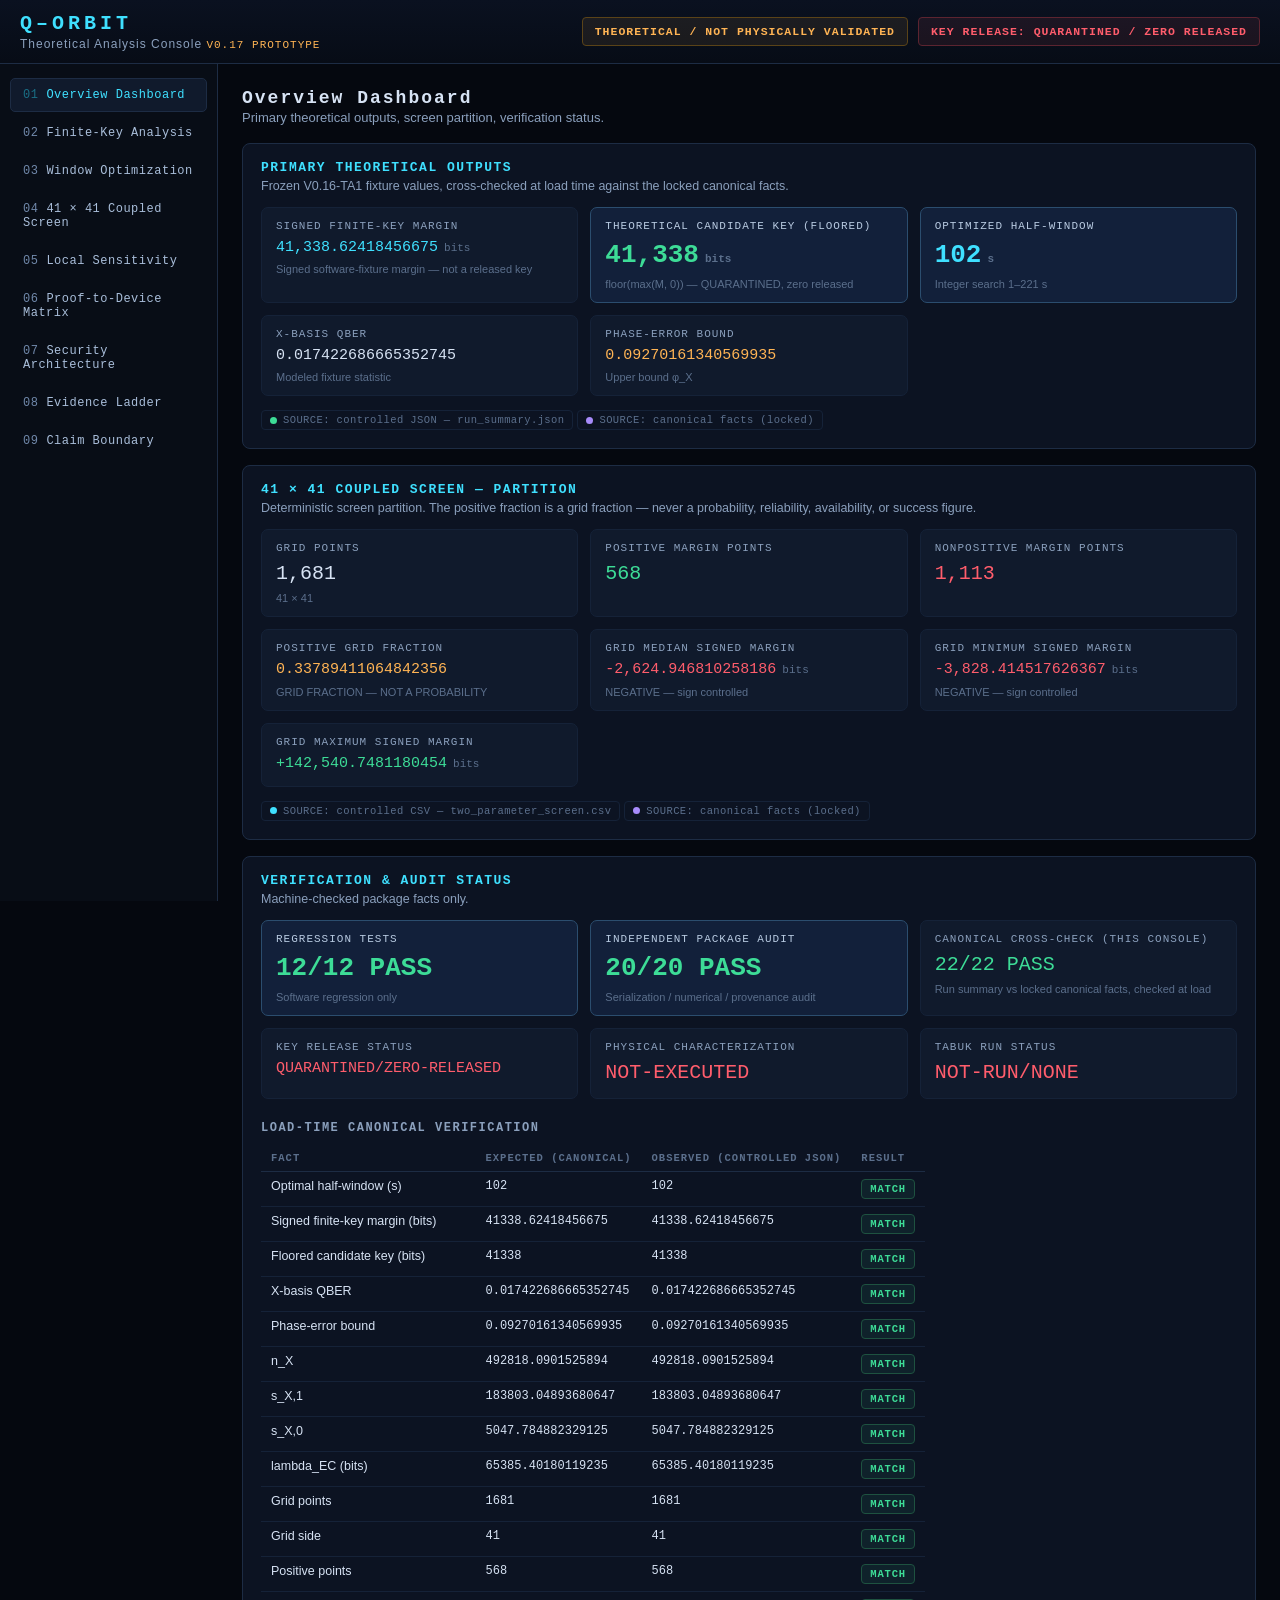
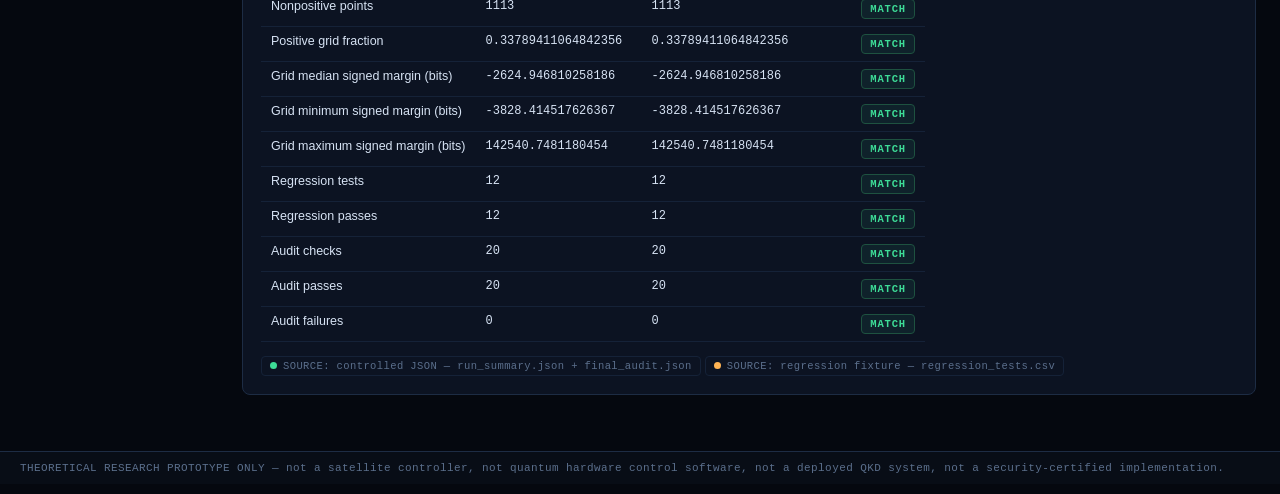
<file: prototype/index.html>
<!DOCTYPE html>
<html lang="en">
<head>
<meta charset="UTF-8" />
<meta name="viewport" content="width=device-width, initial-scale=1.0" />
<title>Q-Orbit Theoretical Analysis Console — V0.17 Prototype</title>
<link rel="stylesheet" href="styles.css" />
</head>
<body>
<div id="app">
  <header id="topbar">
    <div class="brand">
      <div class="brand-mark">Q&#8211;ORBIT</div>
      <div class="brand-sub">Theoretical Analysis Console <span class="ver">V0.17 PROTOTYPE</span></div>
    </div>
    <div class="top-banners">
      <div class="banner banner-warn">THEORETICAL / NOT PHYSICALLY VALIDATED</div>
      <div class="banner banner-quarantine">KEY RELEASE: QUARANTINED / ZERO RELEASED</div>
    </div>
  </header>
  <div id="layout">
    <nav id="sidenav"></nav>
    <main id="content"><div class="loading">Loading controlled data&#8230;</div></main>
  </div>
  <footer id="footbar">
    <span>THEORETICAL RESEARCH PROTOTYPE ONLY — not a satellite controller, not quantum hardware control software, not a deployed QKD system, not a security-certified implementation.</span>
  </footer>
</div>
<script type="module" src="src/main.js"></script>
</body>
</html>
</file>
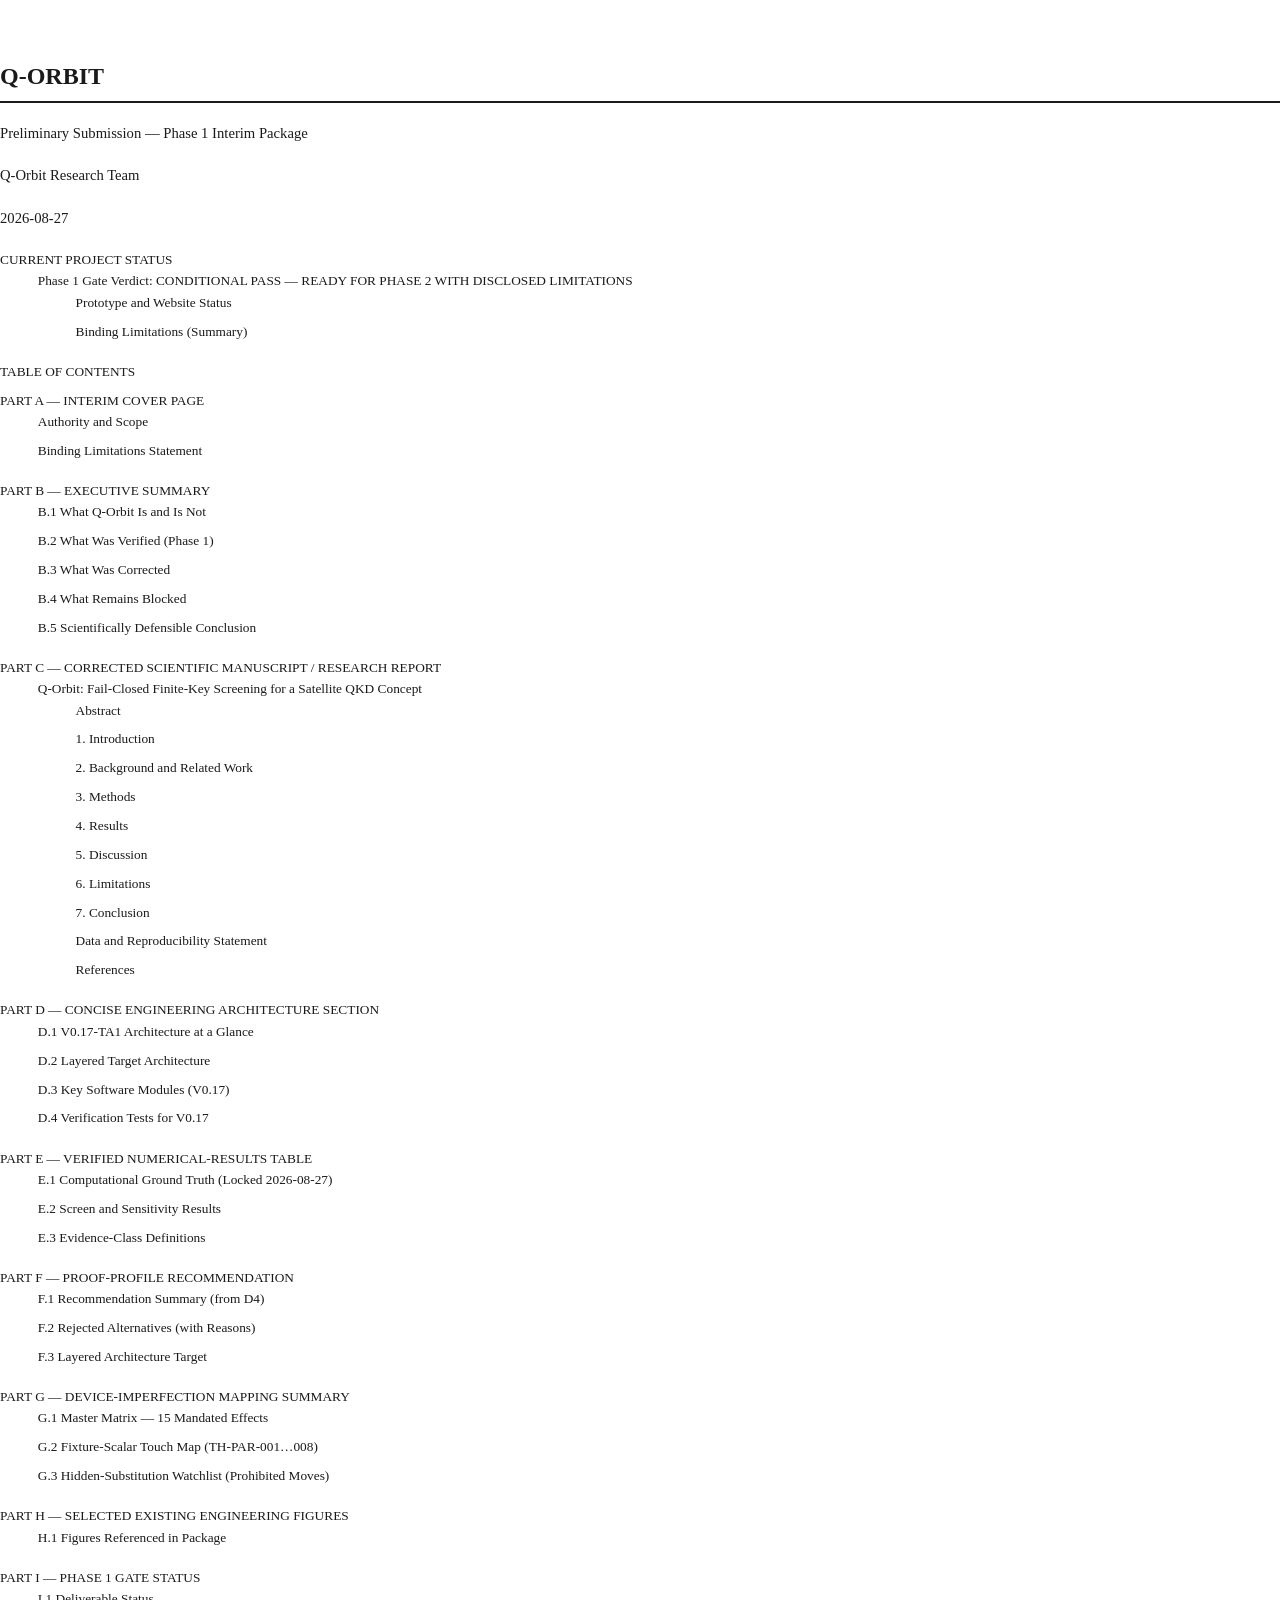
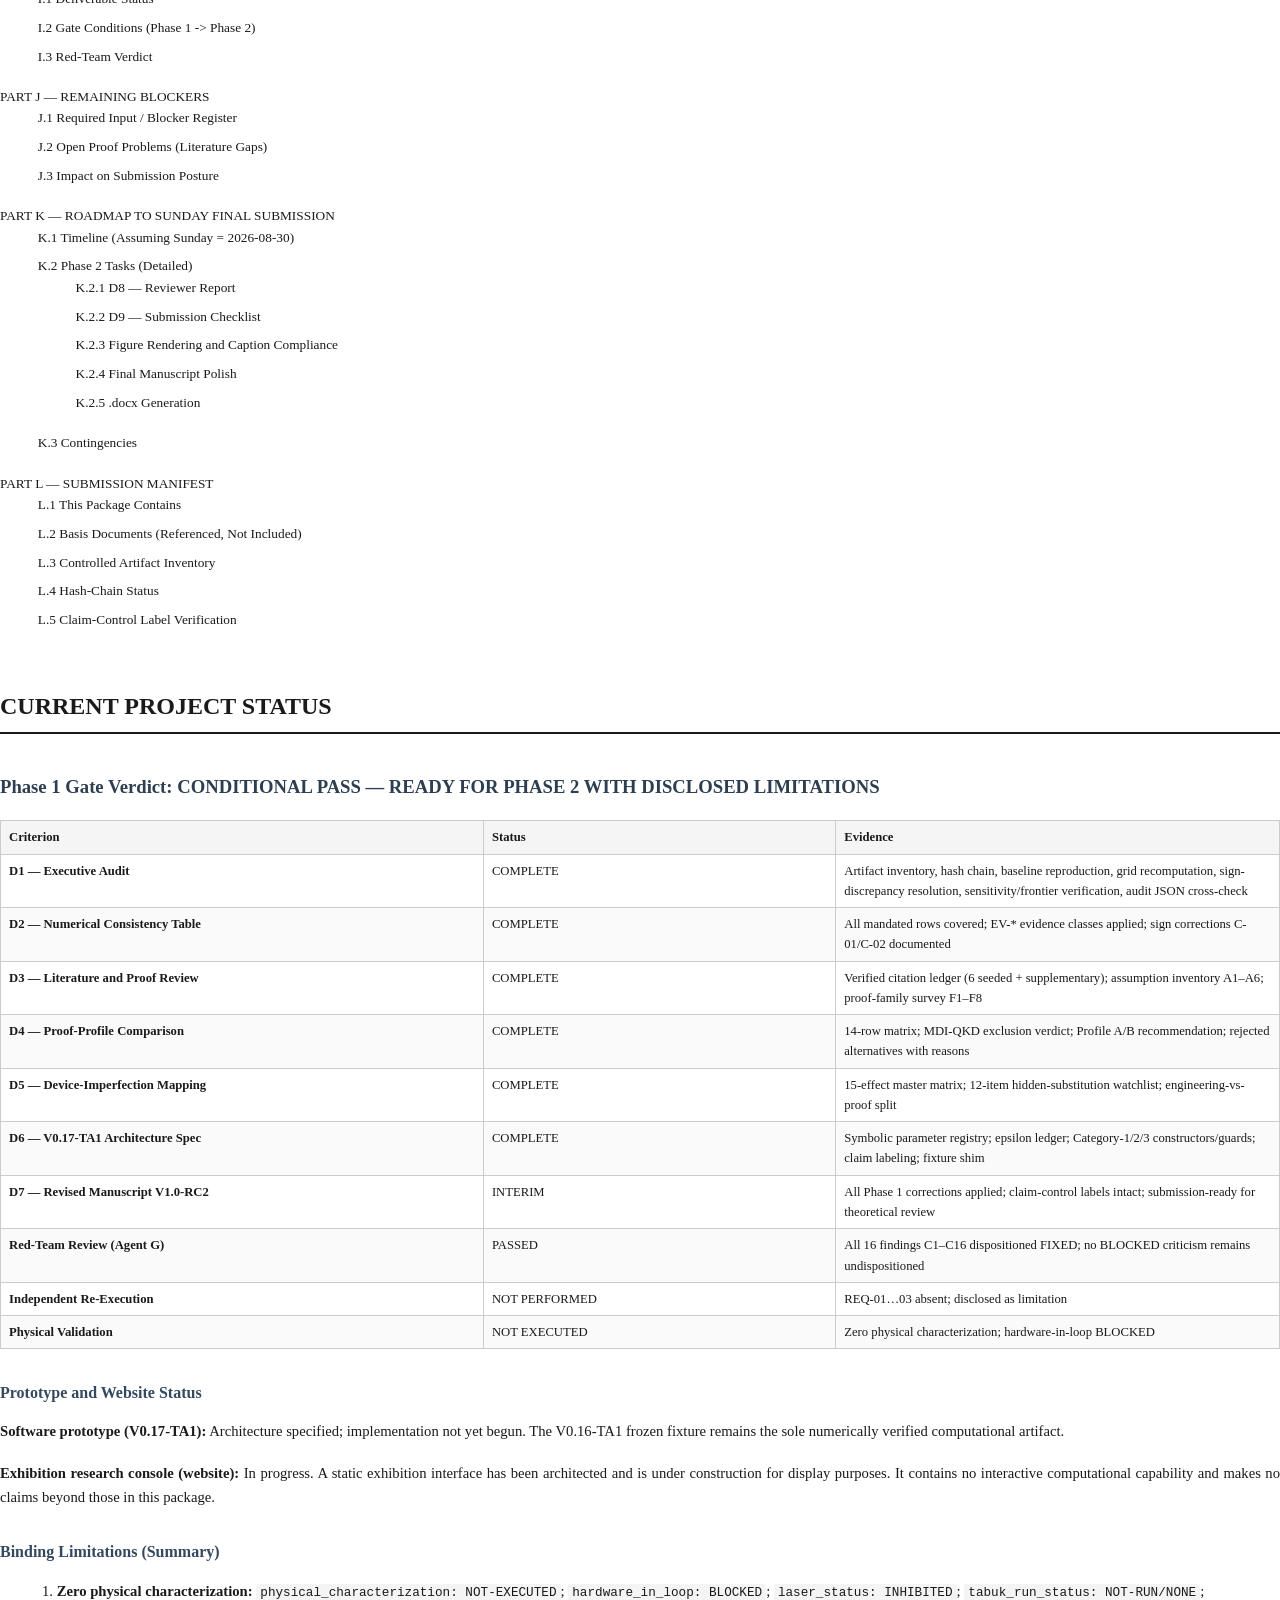
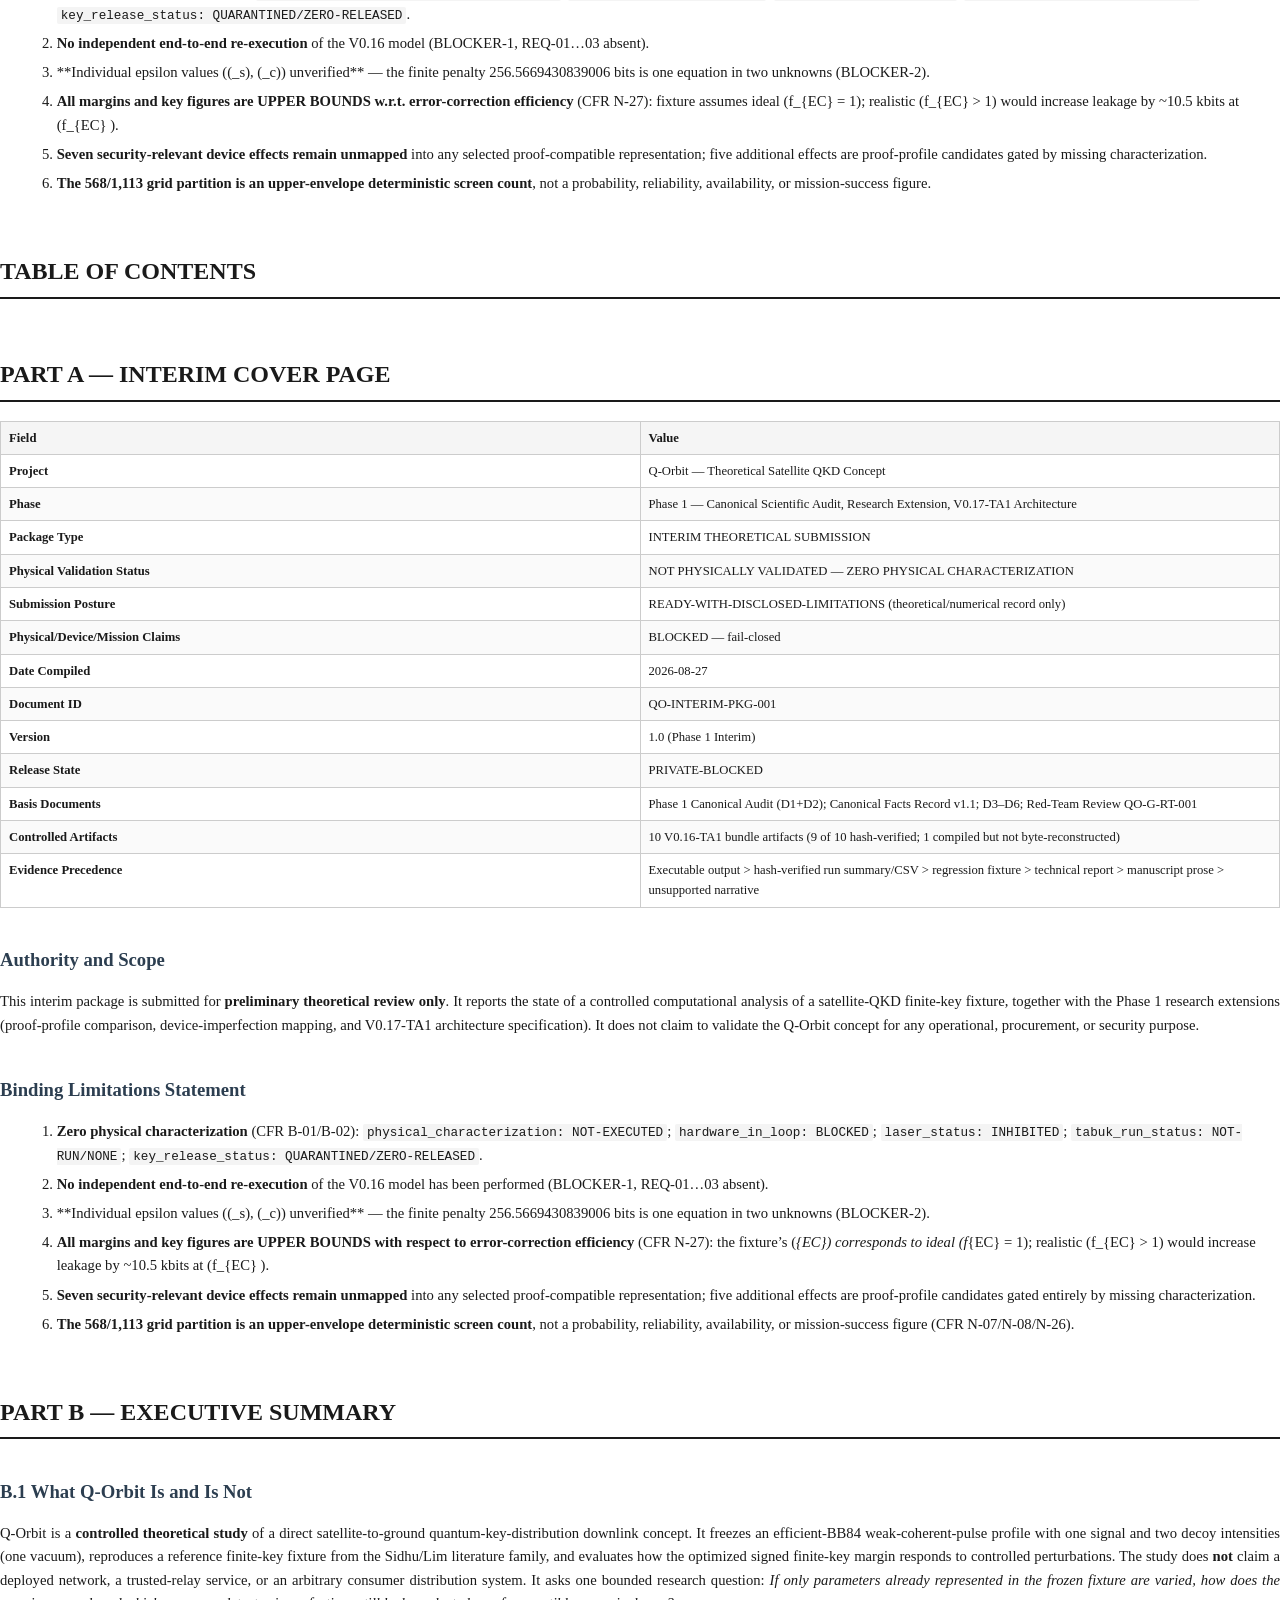
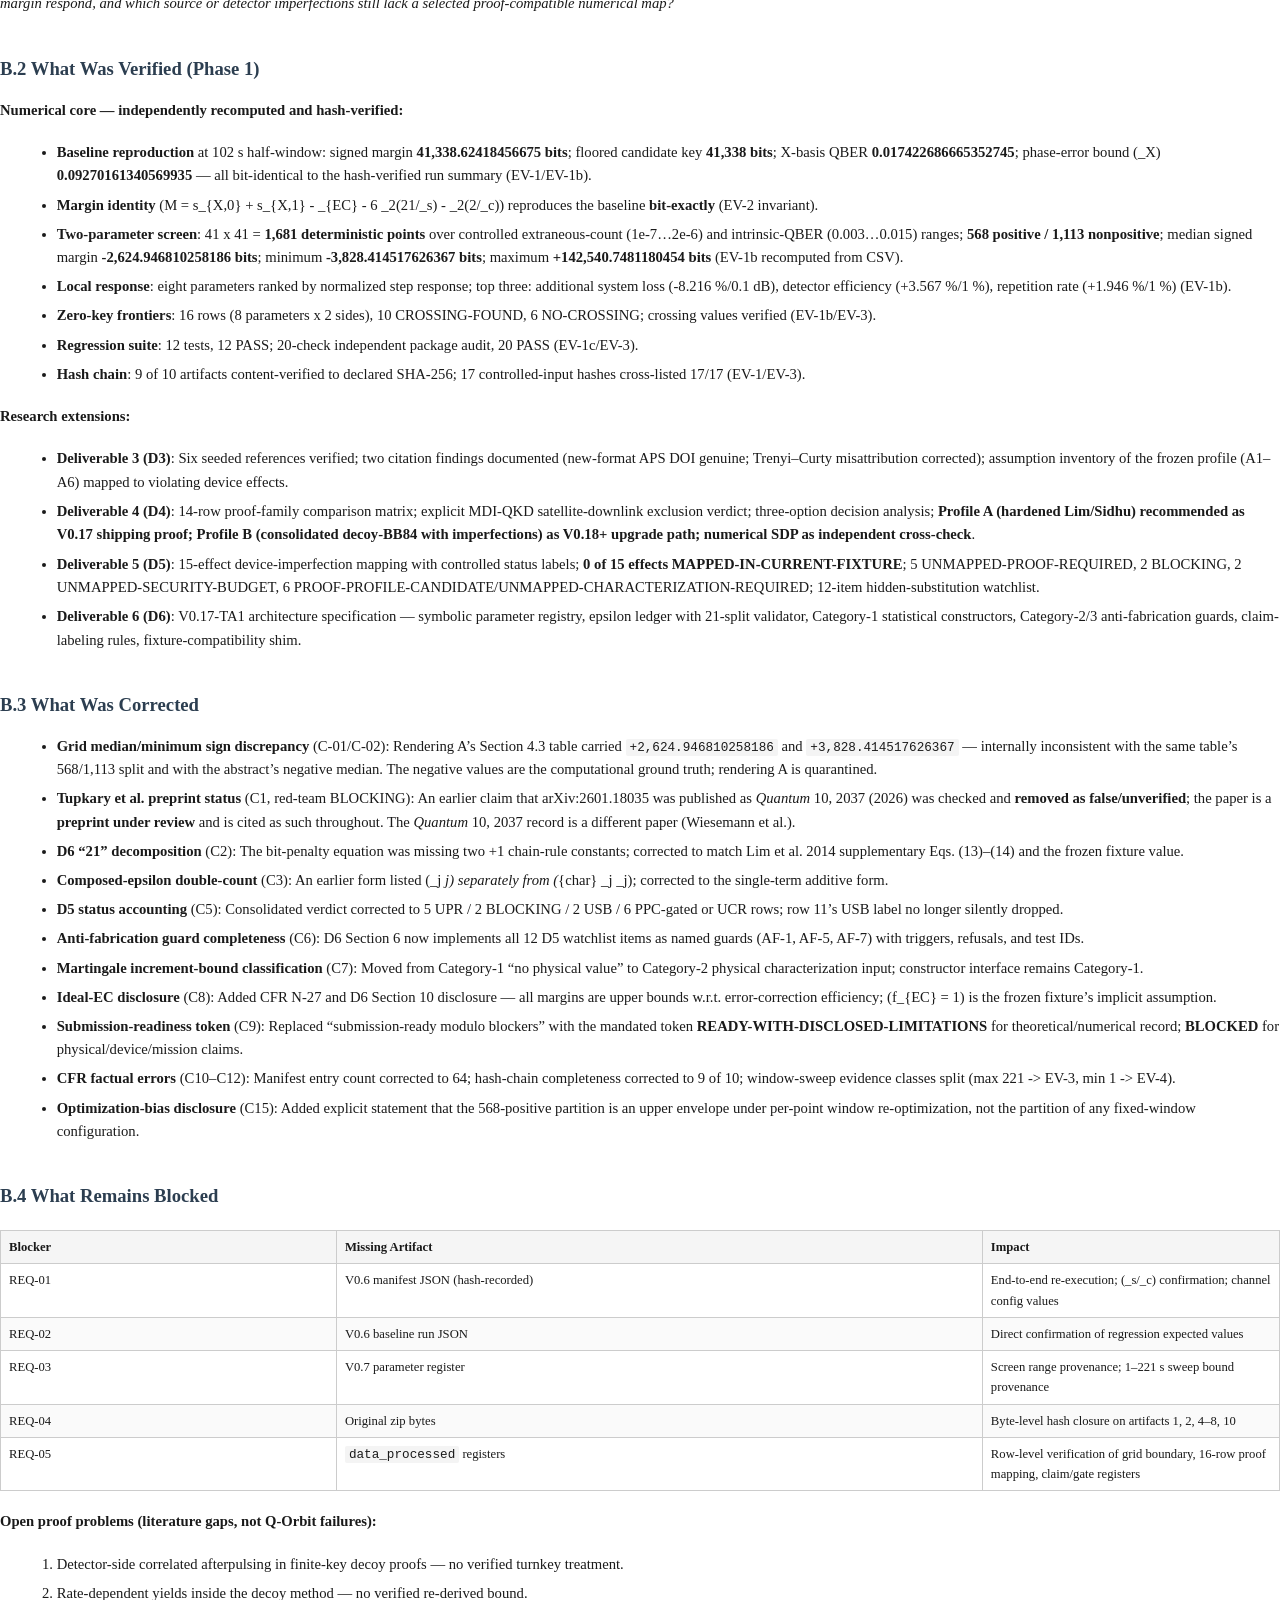
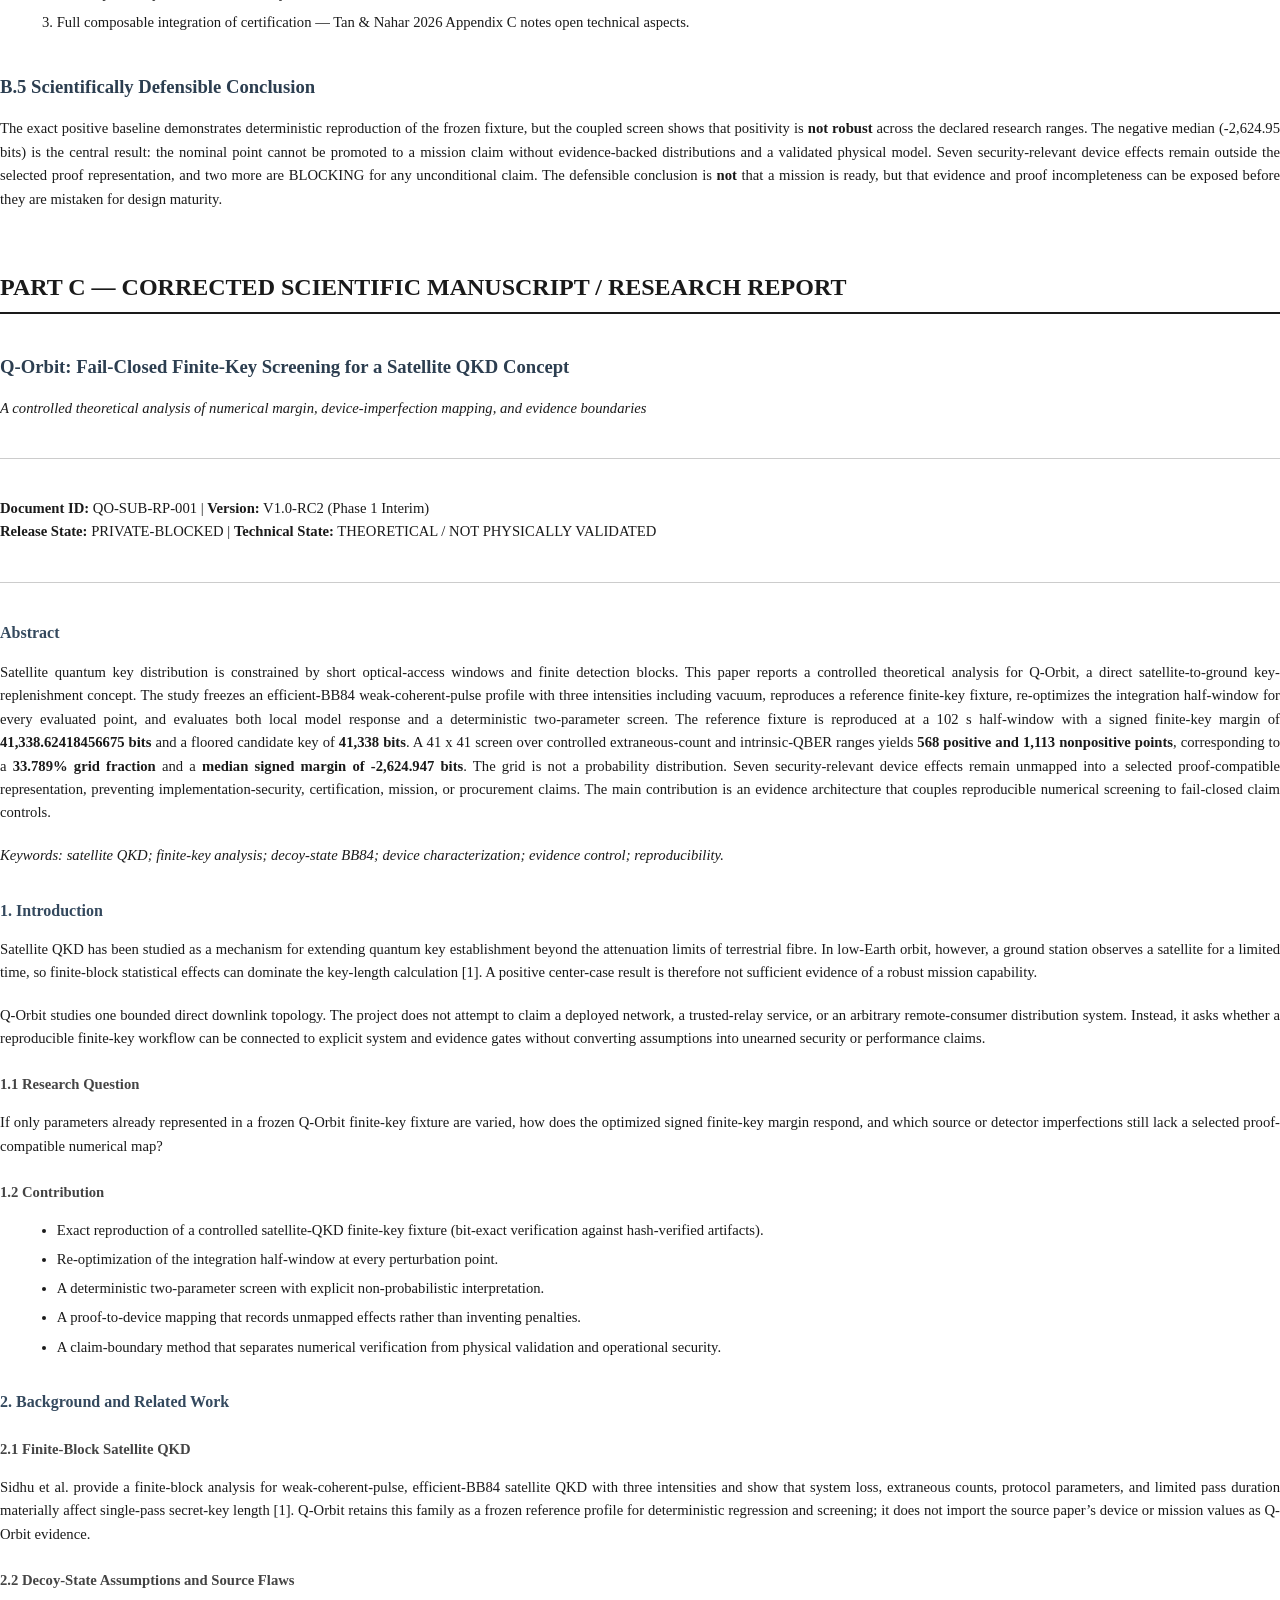
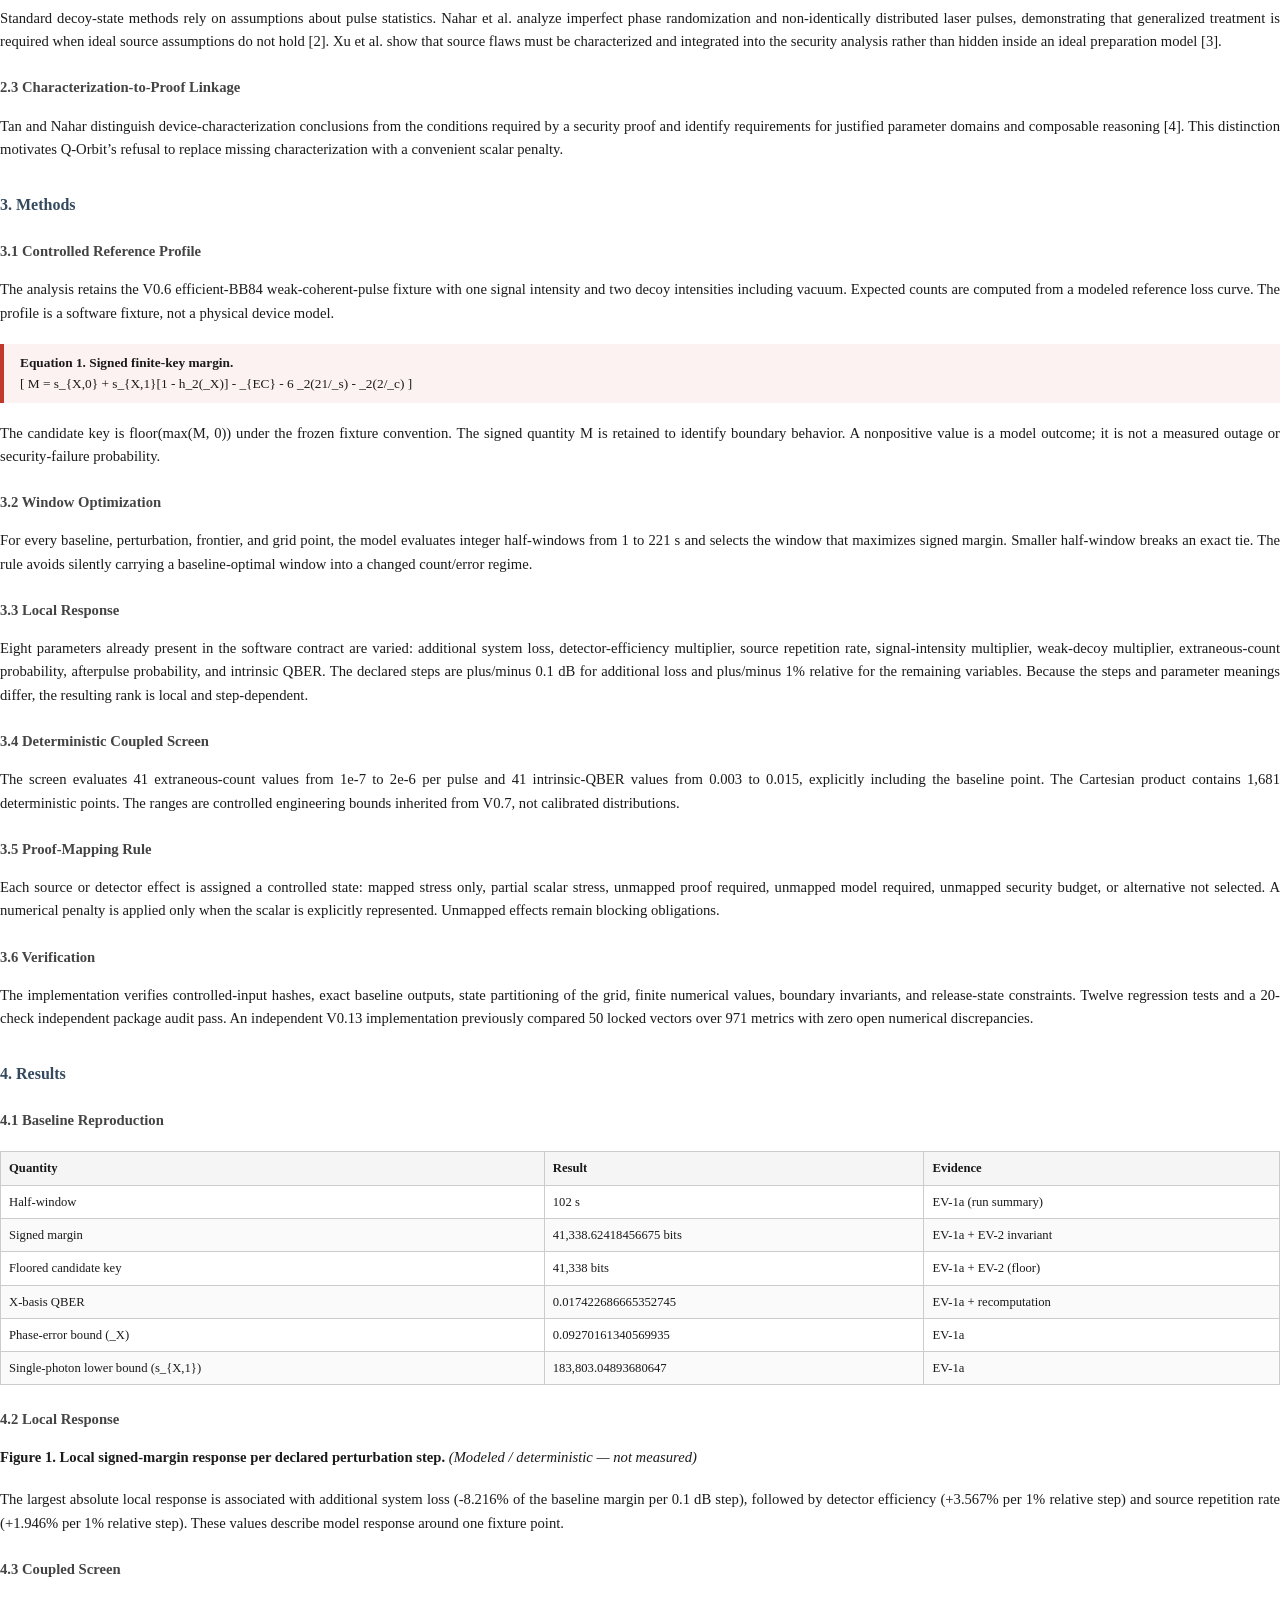
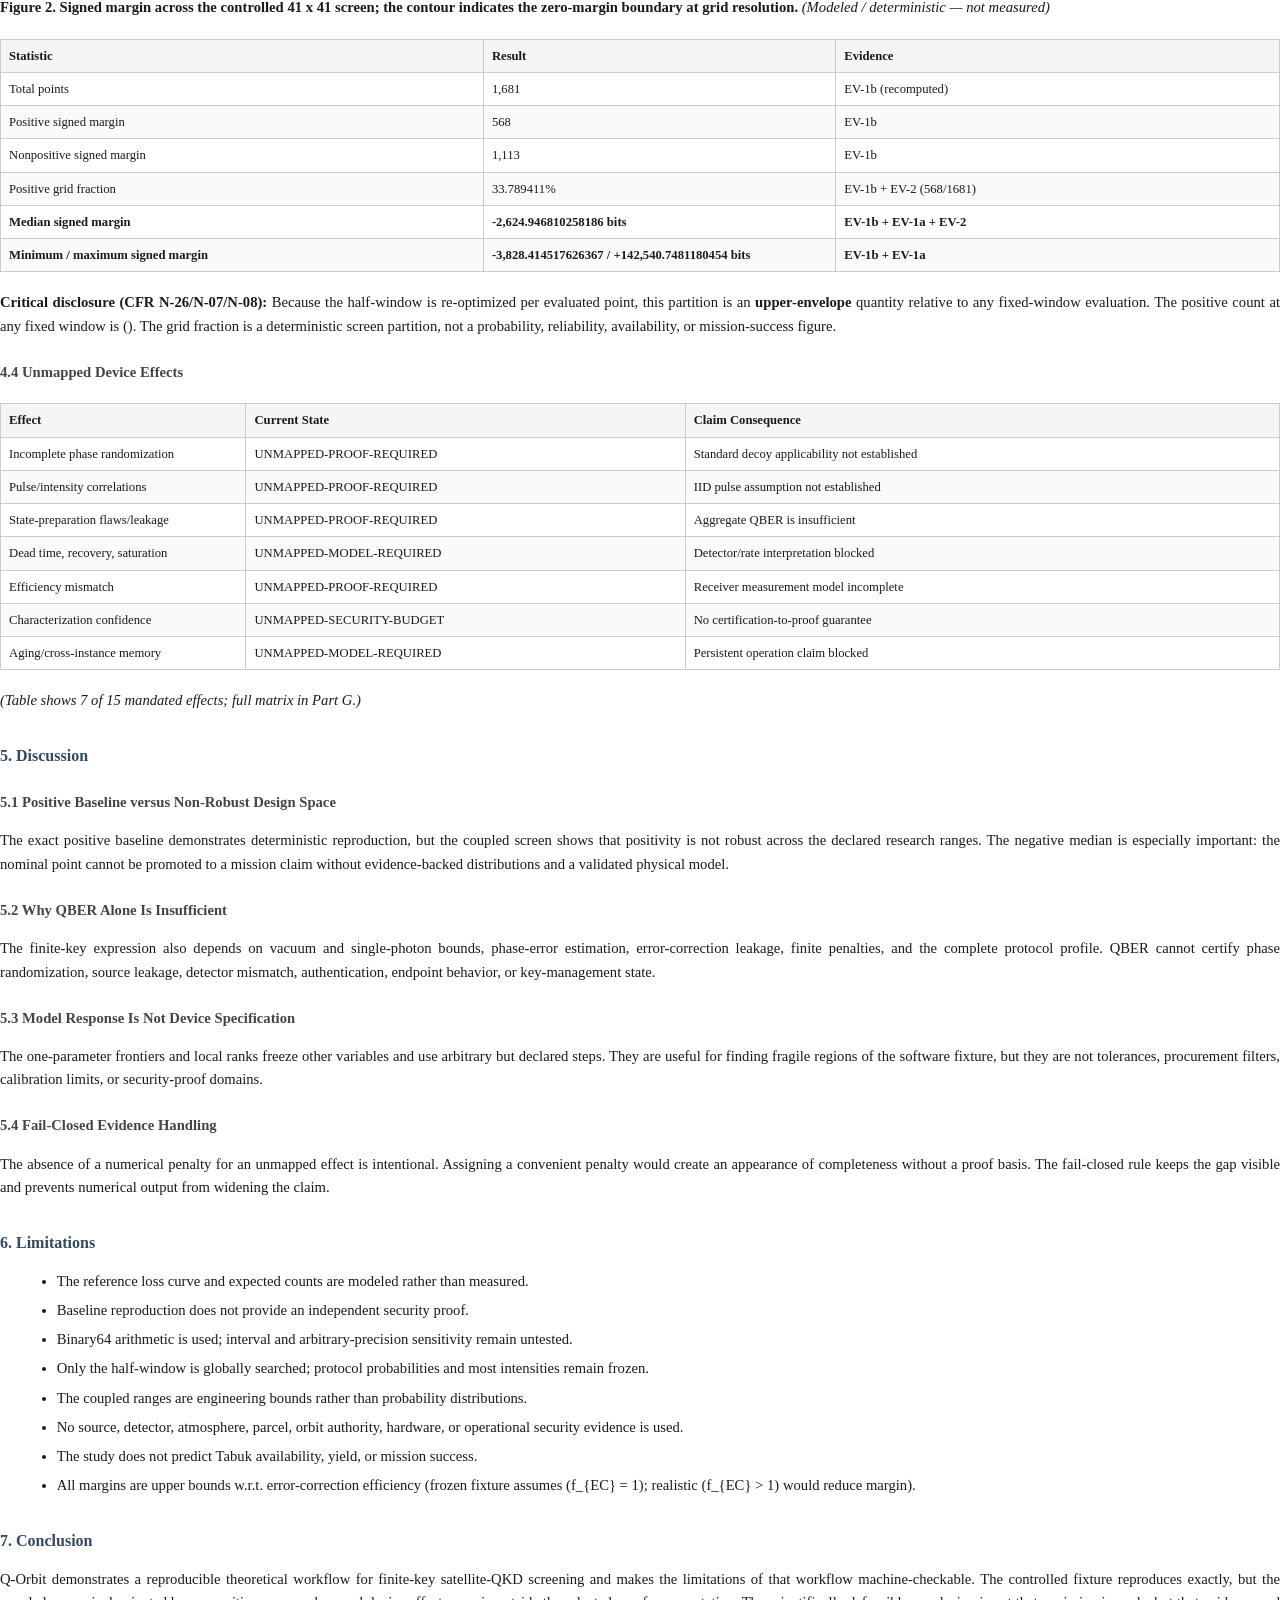
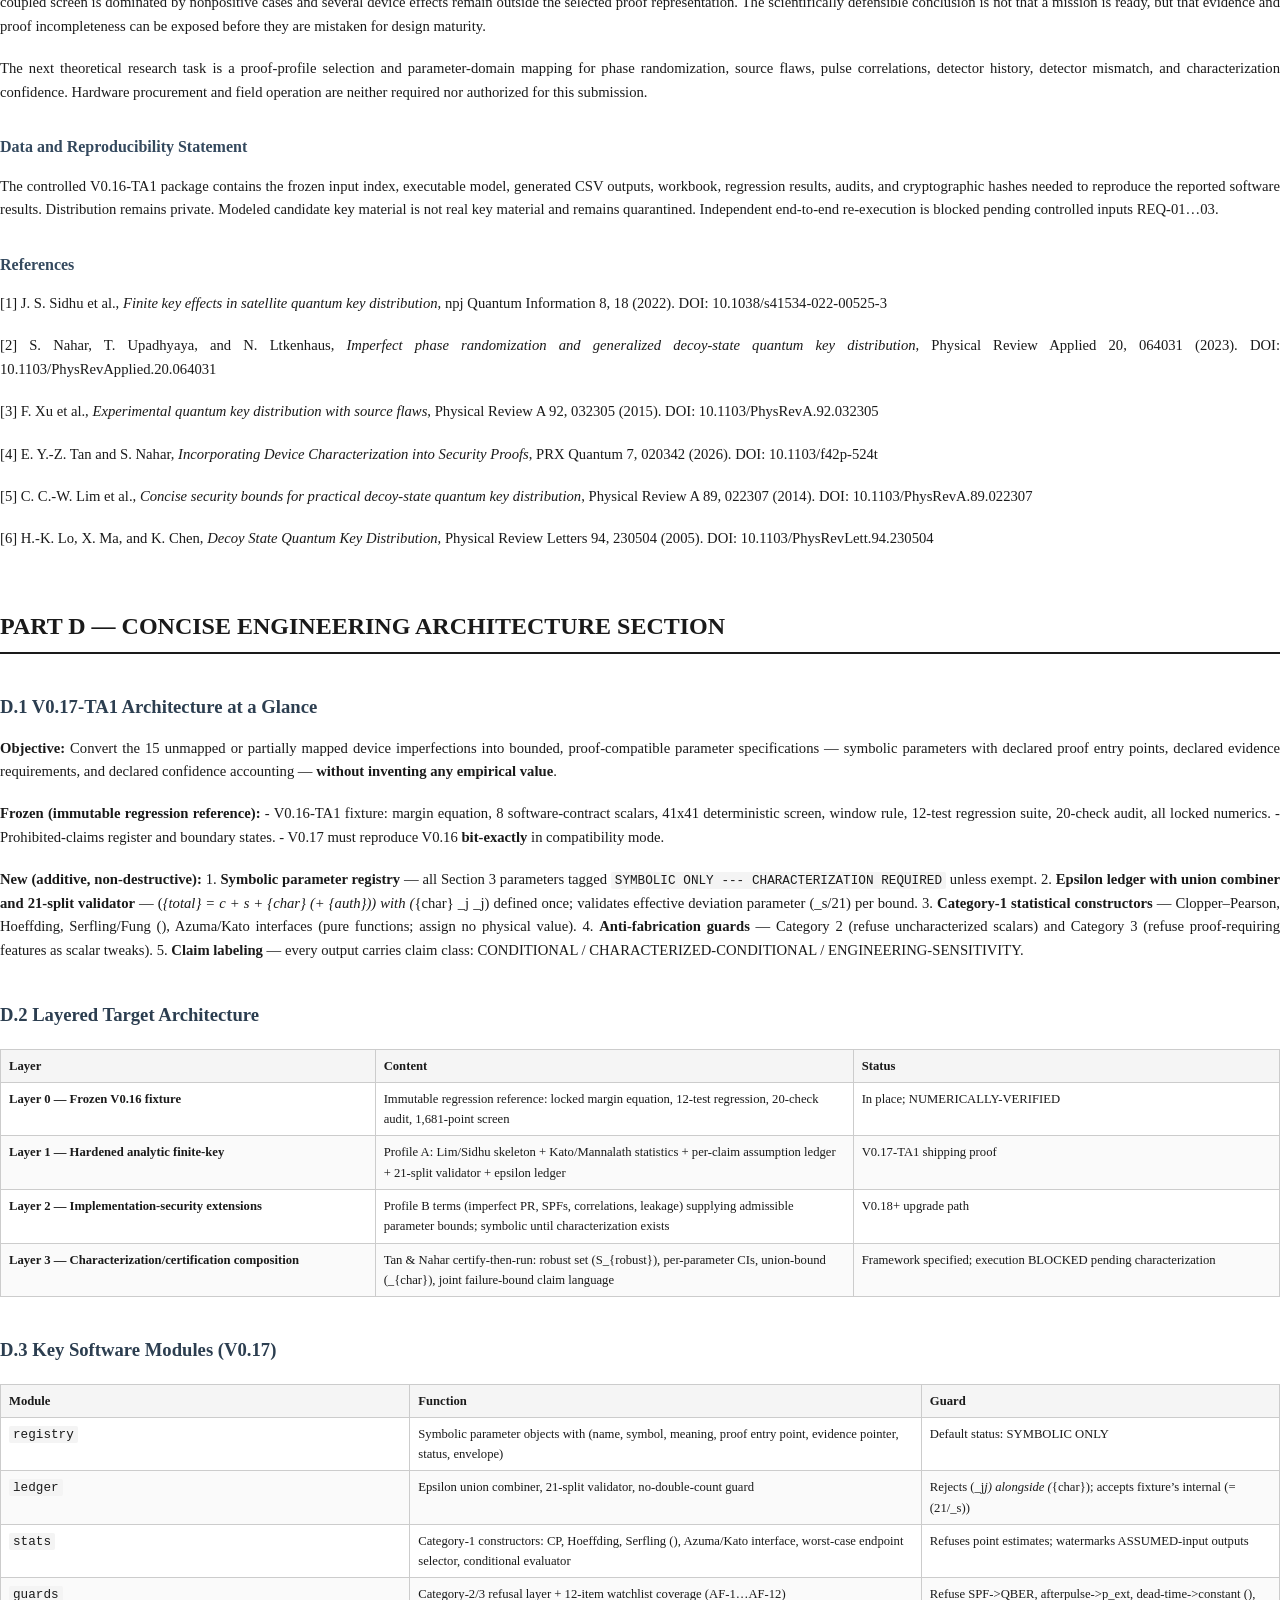
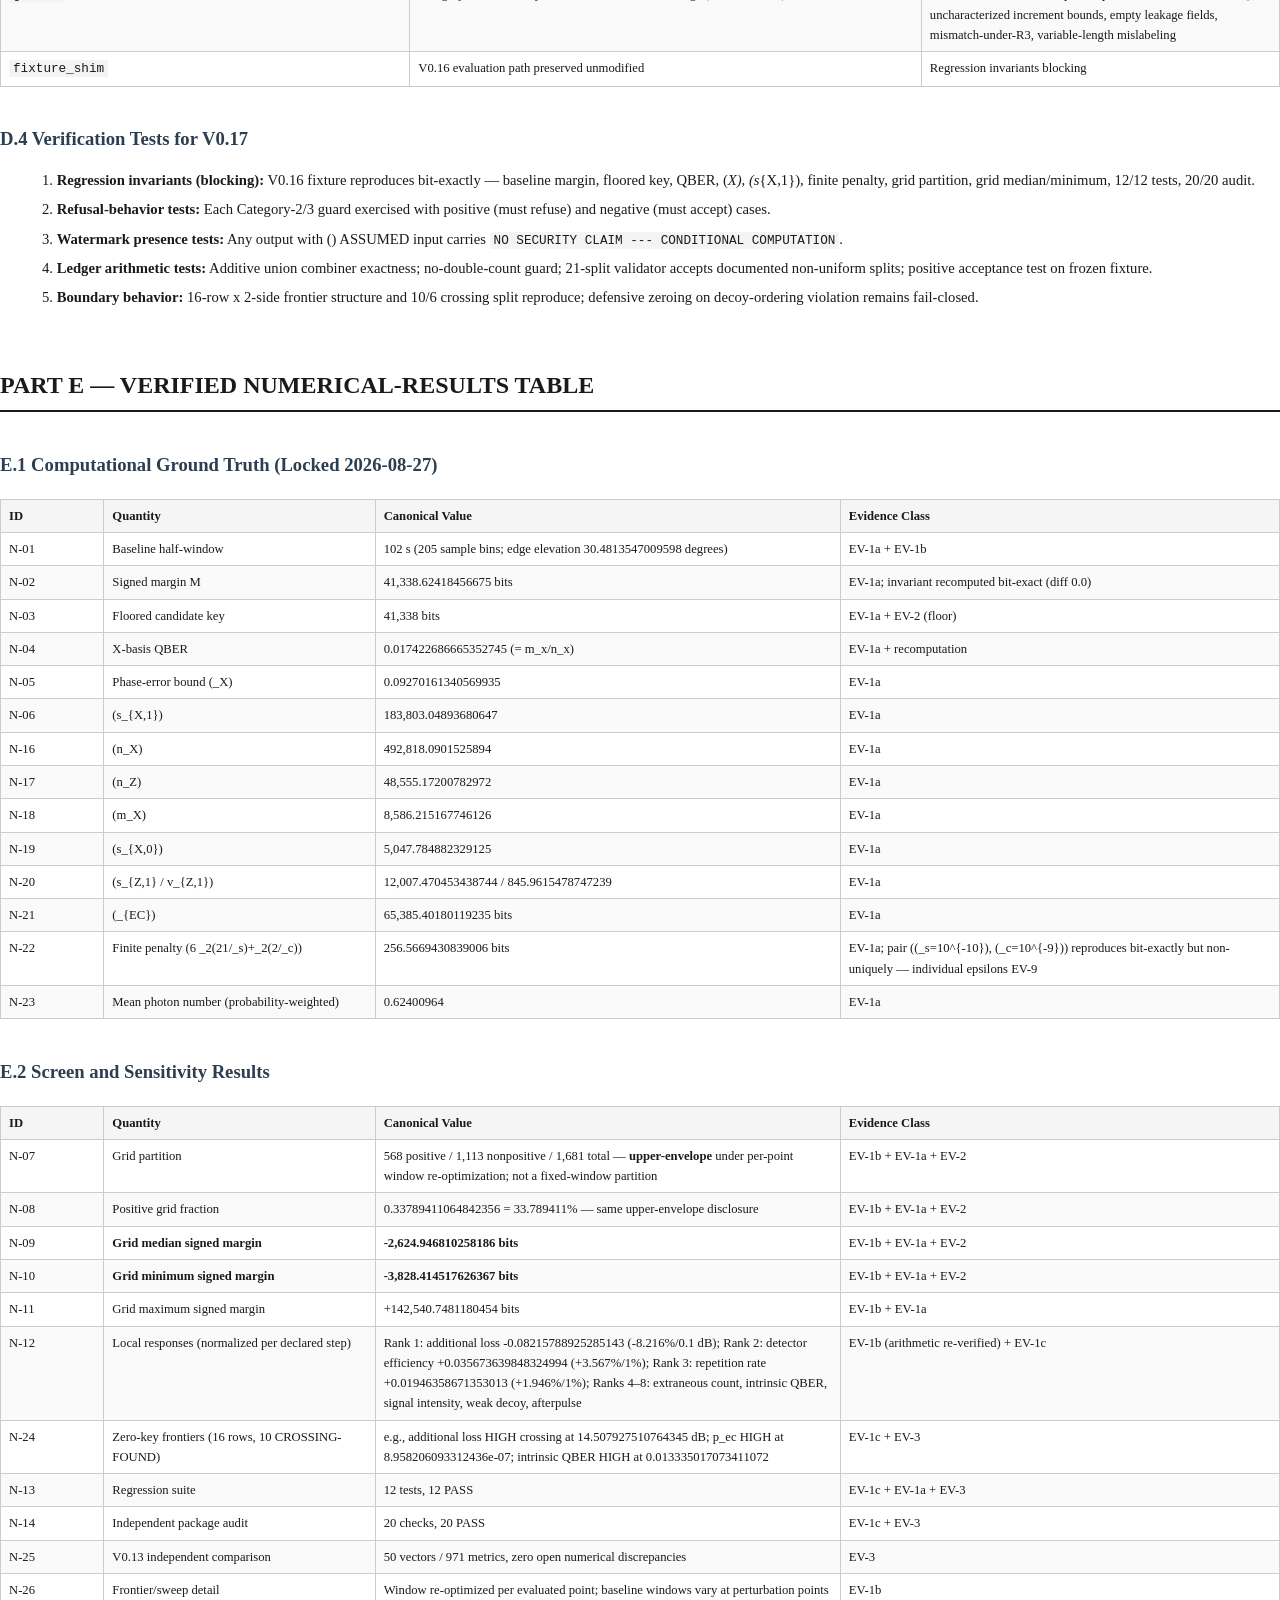
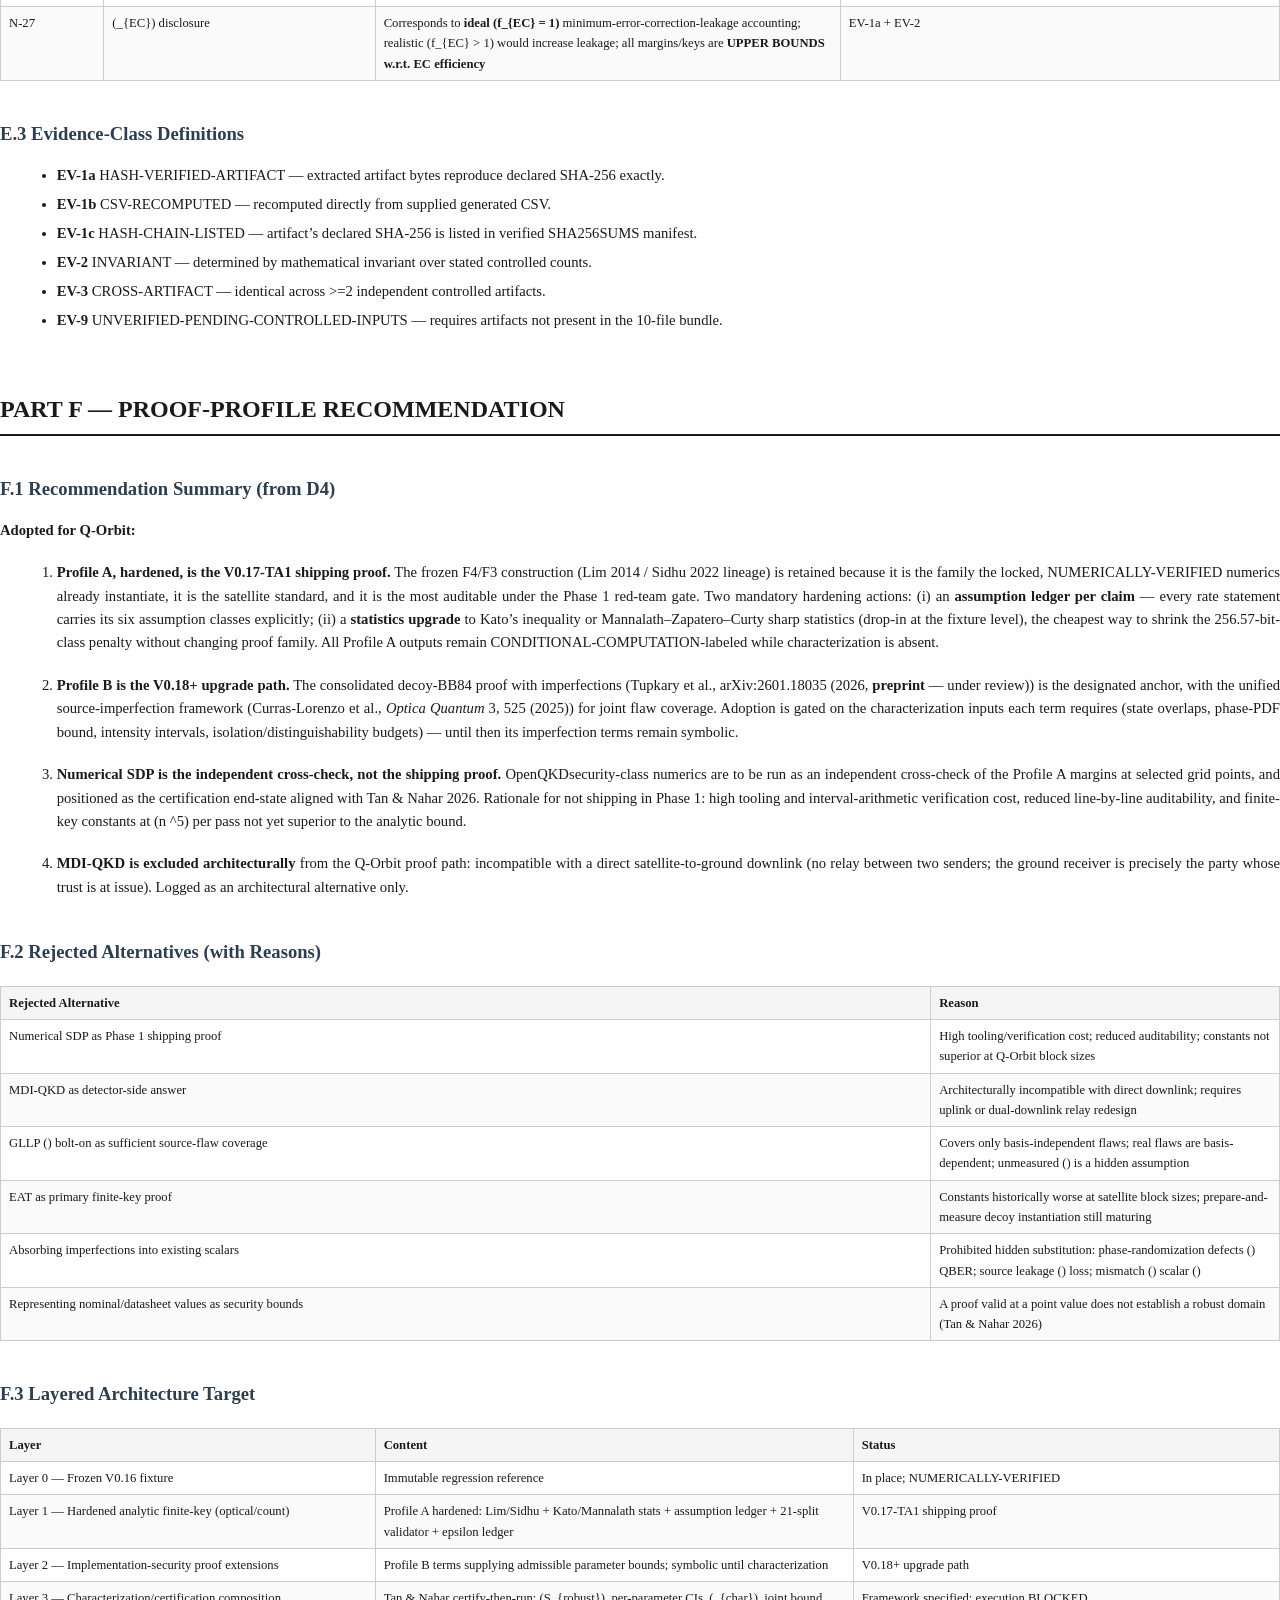
<file: deliverables/Q-Orbit_Preliminary_Submission_2026-08-27_styled.html>
<!DOCTYPE html>
<html xmlns="http://www.w3.org/1999/xhtml" lang="" xml:lang="">
<head>
  <meta charset="utf-8" />
  <meta name="generator" content="pandoc" />
  <meta name="viewport" content="width=device-width, initial-scale=1.0, user-scalable=yes" />
  <meta name="author" content="Q-Orbit Research Team" />
  <meta name="dcterms.date" content="2026-08-27" />
  <title>Q-ORBIT</title>
  
<style>
  @page {
    size: A4;
    margin: 2.5cm 2cm 2.5cm 2cm;
    @bottom-center {
      content: "INTERIM THEORETICAL SUBMISSION — NOT PHYSICALLY VALIDATED";
      font-size: 8pt;
      color: #666;
      font-family: "Courier New", monospace;
    }
    @bottom-right {
      content: counter(page);
      font-size: 9pt;
    }
  }

  html {
    line-height: 1.6;
    font-family: "Times New Roman", Times, serif;
    font-size: 11pt;
    color: #1a1a1a;
    background-color: #fff;
  }

  body {
    margin: 0;
    padding: 0;
    max-width: none;
  }

  /* Cover page styling */
  .cover-page {
    text-align: center;
    padding-top: 4cm;
    page-break-after: always;
  }

  .cover-page h1 {
    font-size: 32pt;
    font-weight: 300;
    letter-spacing: 6px;
    color: #1a1a1a;
    margin-bottom: 0.3cm;
    border: none;
  }

  .cover-page .subtitle {
    font-size: 16pt;
    color: #444;
    margin-bottom: 1cm;
  }

  .cover-page .meta-table {
    margin: 1cm auto;
    text-align: left;
    display: inline-block;
    font-size: 10pt;
    font-family: "Courier New", monospace;
  }

  .cover-page .meta-table td {
    padding: 3px 12px;
  }

  .cover-page .warning-box {
    border: 2px solid #c0392b;
    background: #fdf2f2;
    padding: 12px;
    margin: 1cm auto;
    max-width: 80%;
    font-size: 10pt;
  }

  /* Headings */
  h1 {
    font-size: 18pt;
    font-weight: bold;
    color: #1a1a1a;
    border-bottom: 2px solid #1a1a1a;
    padding-bottom: 6px;
    margin-top: 1.5cm;
    margin-bottom: 0.5cm;
    page-break-after: avoid;
  }

  h2 {
    font-size: 14pt;
    font-weight: bold;
    color: #2c3e50;
    margin-top: 1cm;
    margin-bottom: 0.4cm;
    page-break-after: avoid;
  }

  h3 {
    font-size: 12pt;
    font-weight: bold;
    color: #34495e;
    margin-top: 0.8cm;
    margin-bottom: 0.3cm;
    page-break-after: avoid;
  }

  h4 {
    font-size: 11pt;
    font-weight: bold;
    color: #444;
    margin-top: 0.6cm;
    margin-bottom: 0.2cm;
    page-break-after: avoid;
  }

  /* Paragraphs */
  p {
    margin-bottom: 0.5cm;
    text-align: justify;
    orphans: 3;
    widows: 3;
  }

  /* Tables */
  table {
    width: 100%;
    border-collapse: collapse;
    margin: 0.5cm 0;
    font-size: 9.5pt;
    page-break-inside: avoid;
  }

  th, td {
    border: 1px solid #ccc;
    padding: 6px 8px;
    text-align: left;
    vertical-align: top;
  }

  th {
    background-color: #f5f5f5;
    font-weight: bold;
    color: #1a1a1a;
  }

  tr:nth-child(even) {
    background-color: #fafafa;
  }

  /* Blockquotes */
  blockquote {
    border-left: 4px solid #c0392b;
    margin: 0.5cm 0;
    padding: 8px 16px;
    background: #fdf2f2;
    font-size: 10pt;
    page-break-inside: avoid;
  }

  blockquote p {
    margin: 0;
  }

  /* Code */
  code {
    font-family: "Courier New", monospace;
    font-size: 9.5pt;
    background: #f4f4f4;
    padding: 1px 4px;
    border-radius: 2px;
  }

  pre {
    background: #f4f4f4;
    padding: 10px;
    border-radius: 4px;
    overflow-x: auto;
    font-size: 9pt;
    page-break-inside: avoid;
  }

  /* Lists */
  ul, ol {
    margin-bottom: 0.5cm;
    padding-left: 1.5cm;
  }

  li {
    margin-bottom: 0.15cm;
  }

  /* TOC */
  nav#TOC {
    page-break-after: always;
    margin-bottom: 1cm;
  }

  nav#TOC ul {
    list-style: none;
    padding-left: 0;
  }

  nav#TOC ul ul {
    padding-left: 1cm;
  }

  nav#TOC li {
    margin-bottom: 0.2cm;
    font-size: 10pt;
  }

  nav#TOC a {
    color: #1a1a1a;
    text-decoration: none;
  }

  /* Horizontal rules */
  hr {
    border: none;
    border-top: 1px solid #ccc;
    margin: 1cm 0;
  }

  /* Strong/emphasis */
  strong {
    font-weight: bold;
    color: #1a1a1a;
  }

  em {
    font-style: italic;
  }

  /* Page breaks */
  .page-break {
    page-break-before: always;
  }

  /* Status badges inline */
  .status-pass { color: #27ae60; font-weight: bold; }
  .status-block { color: #c0392b; font-weight: bold; }
  .status-warn { color: #f39c12; font-weight: bold; }

  /* Math rendering fallback */
  .math {
    font-style: italic;
  }
</style>

</head>
<body>
<header id="title-block-header">
<h1 class="title">Q-ORBIT</h1>
<p class="subtitle">Preliminary Submission — Phase 1 Interim Package</p>
<p class="author">Q-Orbit Research Team</p>
<p class="date">2026-08-27</p>
</header>
<nav id="TOC" role="doc-toc">
<ul>
<li><a href="#current-project-status">CURRENT PROJECT STATUS</a>
<ul>
<li><a
href="#phase-1-gate-verdict-conditional-pass-ready-for-phase-2-with-disclosed-limitations">Phase
1 Gate Verdict: CONDITIONAL PASS — READY FOR PHASE 2 WITH DISCLOSED
LIMITATIONS</a>
<ul>
<li><a href="#prototype-and-website-status">Prototype and Website
Status</a></li>
<li><a href="#binding-limitations-summary">Binding Limitations
(Summary)</a></li>
</ul></li>
</ul></li>
<li><a href="#table-of-contents">TABLE OF CONTENTS</a></li>
<li><a href="#part-a-interim-cover-page">PART A — INTERIM COVER PAGE</a>
<ul>
<li><a href="#authority-and-scope">Authority and Scope</a></li>
<li><a href="#binding-limitations-statement">Binding Limitations
Statement</a></li>
</ul></li>
<li><a href="#part-b-executive-summary">PART B — EXECUTIVE SUMMARY</a>
<ul>
<li><a href="#b.1-what-q-orbit-is-and-is-not">B.1 What Q-Orbit Is and Is
Not</a></li>
<li><a href="#b.2-what-was-verified-phase-1">B.2 What Was Verified
(Phase 1)</a></li>
<li><a href="#b.3-what-was-corrected">B.3 What Was Corrected</a></li>
<li><a href="#b.4-what-remains-blocked">B.4 What Remains
Blocked</a></li>
<li><a href="#b.5-scientifically-defensible-conclusion">B.5
Scientifically Defensible Conclusion</a></li>
</ul></li>
<li><a
href="#part-c-corrected-scientific-manuscript-research-report">PART C —
CORRECTED SCIENTIFIC MANUSCRIPT / RESEARCH REPORT</a>
<ul>
<li><a
href="#q-orbit-fail-closed-finite-key-screening-for-a-satellite-qkd-concept">Q-Orbit:
Fail-Closed Finite-Key Screening for a Satellite QKD Concept</a>
<ul>
<li><a href="#abstract">Abstract</a></li>
<li><a href="#introduction">1. Introduction</a></li>
<li><a href="#background-and-related-work">2. Background and Related
Work</a></li>
<li><a href="#methods">3. Methods</a></li>
<li><a href="#results">4. Results</a></li>
<li><a href="#discussion">5. Discussion</a></li>
<li><a href="#limitations">6. Limitations</a></li>
<li><a href="#conclusion">7. Conclusion</a></li>
<li><a href="#data-and-reproducibility-statement">Data and
Reproducibility Statement</a></li>
<li><a href="#references">References</a></li>
</ul></li>
</ul></li>
<li><a href="#part-d-concise-engineering-architecture-section">PART D —
CONCISE ENGINEERING ARCHITECTURE SECTION</a>
<ul>
<li><a href="#d.1-v0.17-ta1-architecture-at-a-glance">D.1 V0.17-TA1
Architecture at a Glance</a></li>
<li><a href="#d.2-layered-target-architecture">D.2 Layered Target
Architecture</a></li>
<li><a href="#d.3-key-software-modules-v0.17">D.3 Key Software Modules
(V0.17)</a></li>
<li><a href="#d.4-verification-tests-for-v0.17">D.4 Verification Tests
for V0.17</a></li>
</ul></li>
<li><a href="#part-e-verified-numerical-results-table">PART E — VERIFIED
NUMERICAL-RESULTS TABLE</a>
<ul>
<li><a href="#e.1-computational-ground-truth-locked-2026-08-27">E.1
Computational Ground Truth (Locked 2026-08-27)</a></li>
<li><a href="#e.2-screen-and-sensitivity-results">E.2 Screen and
Sensitivity Results</a></li>
<li><a href="#e.3-evidence-class-definitions">E.3 Evidence-Class
Definitions</a></li>
</ul></li>
<li><a href="#part-f-proof-profile-recommendation">PART F —
PROOF-PROFILE RECOMMENDATION</a>
<ul>
<li><a href="#f.1-recommendation-summary-from-d4">F.1 Recommendation
Summary (from D4)</a></li>
<li><a href="#f.2-rejected-alternatives-with-reasons">F.2 Rejected
Alternatives (with Reasons)</a></li>
<li><a href="#f.3-layered-architecture-target">F.3 Layered Architecture
Target</a></li>
</ul></li>
<li><a href="#part-g-device-imperfection-mapping-summary">PART G —
DEVICE-IMPERFECTION MAPPING SUMMARY</a>
<ul>
<li><a href="#g.1-master-matrix-15-mandated-effects">G.1 Master Matrix —
15 Mandated Effects</a></li>
<li><a href="#g.2-fixture-scalar-touch-map-th-par-001008">G.2
Fixture-Scalar Touch Map (TH-PAR-001…008)</a></li>
<li><a href="#g.3-hidden-substitution-watchlist-prohibited-moves">G.3
Hidden-Substitution Watchlist (Prohibited Moves)</a></li>
</ul></li>
<li><a href="#part-h-selected-existing-engineering-figures">PART H —
SELECTED EXISTING ENGINEERING FIGURES</a>
<ul>
<li><a href="#h.1-figures-referenced-in-package">H.1 Figures Referenced
in Package</a></li>
</ul></li>
<li><a href="#part-i-phase-1-gate-status">PART I — PHASE 1 GATE
STATUS</a>
<ul>
<li><a href="#i.1-deliverable-status">I.1 Deliverable Status</a></li>
<li><a href="#i.2-gate-conditions-phase-1---phase-2">I.2 Gate Conditions
(Phase 1 -&gt; Phase 2)</a></li>
<li><a href="#i.3-red-team-verdict">I.3 Red-Team Verdict</a></li>
</ul></li>
<li><a href="#part-j-remaining-blockers">PART J — REMAINING BLOCKERS</a>
<ul>
<li><a href="#j.1-required-input-blocker-register">J.1 Required Input /
Blocker Register</a></li>
<li><a href="#j.2-open-proof-problems-literature-gaps">J.2 Open Proof
Problems (Literature Gaps)</a></li>
<li><a href="#j.3-impact-on-submission-posture">J.3 Impact on Submission
Posture</a></li>
</ul></li>
<li><a href="#part-k-roadmap-to-sunday-final-submission">PART K —
ROADMAP TO SUNDAY FINAL SUBMISSION</a>
<ul>
<li><a href="#k.1-timeline-assuming-sunday-2026-08-30">K.1 Timeline
(Assuming Sunday = 2026-08-30)</a></li>
<li><a href="#k.2-phase-2-tasks-detailed">K.2 Phase 2 Tasks
(Detailed)</a>
<ul>
<li><a href="#k.2.1-d8-reviewer-report">K.2.1 D8 — Reviewer
Report</a></li>
<li><a href="#k.2.2-d9-submission-checklist">K.2.2 D9 — Submission
Checklist</a></li>
<li><a href="#k.2.3-figure-rendering-and-caption-compliance">K.2.3
Figure Rendering and Caption Compliance</a></li>
<li><a href="#k.2.4-final-manuscript-polish">K.2.4 Final Manuscript
Polish</a></li>
<li><a href="#k.2.5-.docx-generation">K.2.5 .docx Generation</a></li>
</ul></li>
<li><a href="#k.3-contingencies">K.3 Contingencies</a></li>
</ul></li>
<li><a href="#part-l-submission-manifest">PART L — SUBMISSION
MANIFEST</a>
<ul>
<li><a href="#l.1-this-package-contains">L.1 This Package
Contains</a></li>
<li><a href="#l.2-basis-documents-referenced-not-included">L.2 Basis
Documents (Referenced, Not Included)</a></li>
<li><a href="#l.3-controlled-artifact-inventory">L.3 Controlled Artifact
Inventory</a></li>
<li><a href="#l.4-hash-chain-status">L.4 Hash-Chain Status</a></li>
<li><a href="#l.5-claim-control-label-verification">L.5 Claim-Control
Label Verification</a></li>
</ul></li>
</ul>
</nav>
<h1 id="current-project-status">CURRENT PROJECT STATUS</h1>
<h2
id="phase-1-gate-verdict-conditional-pass-ready-for-phase-2-with-disclosed-limitations">Phase
1 Gate Verdict: CONDITIONAL PASS — READY FOR PHASE 2 WITH DISCLOSED
LIMITATIONS</h2>
<table>
<colgroup>
<col style="width: 37%" />
<col style="width: 27%" />
<col style="width: 34%" />
</colgroup>
<thead>
<tr class="header">
<th>Criterion</th>
<th>Status</th>
<th>Evidence</th>
</tr>
</thead>
<tbody>
<tr class="odd">
<td><strong>D1 — Executive Audit</strong></td>
<td>COMPLETE</td>
<td>Artifact inventory, hash chain, baseline reproduction, grid
recomputation, sign-discrepancy resolution, sensitivity/frontier
verification, audit JSON cross-check</td>
</tr>
<tr class="even">
<td><strong>D2 — Numerical Consistency Table</strong></td>
<td>COMPLETE</td>
<td>All mandated rows covered; EV-* evidence classes applied; sign
corrections C-01/C-02 documented</td>
</tr>
<tr class="odd">
<td><strong>D3 — Literature and Proof Review</strong></td>
<td>COMPLETE</td>
<td>Verified citation ledger (6 seeded + supplementary); assumption
inventory A1–A6; proof-family survey F1–F8</td>
</tr>
<tr class="even">
<td><strong>D4 — Proof-Profile Comparison</strong></td>
<td>COMPLETE</td>
<td>14-row matrix; MDI-QKD exclusion verdict; Profile A/B
recommendation; rejected alternatives with reasons</td>
</tr>
<tr class="odd">
<td><strong>D5 — Device-Imperfection Mapping</strong></td>
<td>COMPLETE</td>
<td>15-effect master matrix; 12-item hidden-substitution watchlist;
engineering-vs-proof split</td>
</tr>
<tr class="even">
<td><strong>D6 — V0.17-TA1 Architecture Spec</strong></td>
<td>COMPLETE</td>
<td>Symbolic parameter registry; epsilon ledger; Category-1/2/3
constructors/guards; claim labeling; fixture shim</td>
</tr>
<tr class="odd">
<td><strong>D7 — Revised Manuscript V1.0-RC2</strong></td>
<td>INTERIM</td>
<td>All Phase 1 corrections applied; claim-control labels intact;
submission-ready for theoretical review</td>
</tr>
<tr class="even">
<td><strong>Red-Team Review (Agent G)</strong></td>
<td>PASSED</td>
<td>All 16 findings C1–C16 dispositioned FIXED; no BLOCKED criticism
remains undispositioned</td>
</tr>
<tr class="odd">
<td><strong>Independent Re-Execution</strong></td>
<td>NOT PERFORMED</td>
<td>REQ-01…03 absent; disclosed as limitation</td>
</tr>
<tr class="even">
<td><strong>Physical Validation</strong></td>
<td>NOT EXECUTED</td>
<td>Zero physical characterization; hardware-in-loop BLOCKED</td>
</tr>
</tbody>
</table>
<h3 id="prototype-and-website-status">Prototype and Website Status</h3>
<p><strong>Software prototype (V0.17-TA1):</strong> Architecture
specified; implementation not yet begun. The V0.16-TA1 frozen fixture
remains the sole numerically verified computational artifact.</p>
<p><strong>Exhibition research console (website):</strong> In progress.
A static exhibition interface has been architected and is under
construction for display purposes. It contains no interactive
computational capability and makes no claims beyond those in this
package.</p>
<h3 id="binding-limitations-summary">Binding Limitations (Summary)</h3>
<ol type="1">
<li><strong>Zero physical characterization:</strong>
<code>physical_characterization: NOT-EXECUTED</code>;
<code>hardware_in_loop: BLOCKED</code>;
<code>laser_status: INHIBITED</code>;
<code>tabuk_run_status: NOT-RUN/NONE</code>;
<code>key_release_status: QUARANTINED/ZERO-RELEASED</code>.</li>
<li><strong>No independent end-to-end re-execution</strong> of the V0.16
model (BLOCKER-1, REQ-01…03 absent).</li>
<li>**Individual epsilon values ((_s), (_c)) unverified** — the finite
penalty 256.5669430839006 bits is one equation in two unknowns
(BLOCKER-2).</li>
<li><strong>All margins and key figures are UPPER BOUNDS w.r.t.
error-correction efficiency</strong> (CFR N-27): fixture assumes ideal
(f_{EC} = 1); realistic (f_{EC} &gt; 1) would increase leakage by ~10.5
kbits at (f_{EC} ).</li>
<li><strong>Seven security-relevant device effects remain
unmapped</strong> into any selected proof-compatible representation;
five additional effects are proof-profile candidates gated by missing
characterization.</li>
<li><strong>The 568/1,113 grid partition is an upper-envelope
deterministic screen count</strong>, not a probability, reliability,
availability, or mission-success figure.</li>
</ol>
<h1 id="table-of-contents">TABLE OF CONTENTS</h1>

<h1 id="part-a-interim-cover-page">PART A — INTERIM COVER PAGE</h1>
<table>
<colgroup>
<col style="width: 50%" />
<col style="width: 50%" />
</colgroup>
<thead>
<tr class="header">
<th>Field</th>
<th>Value</th>
</tr>
</thead>
<tbody>
<tr class="odd">
<td><strong>Project</strong></td>
<td>Q-Orbit — Theoretical Satellite QKD Concept</td>
</tr>
<tr class="even">
<td><strong>Phase</strong></td>
<td>Phase 1 — Canonical Scientific Audit, Research Extension, V0.17-TA1
Architecture</td>
</tr>
<tr class="odd">
<td><strong>Package Type</strong></td>
<td>INTERIM THEORETICAL SUBMISSION</td>
</tr>
<tr class="even">
<td><strong>Physical Validation Status</strong></td>
<td>NOT PHYSICALLY VALIDATED — ZERO PHYSICAL CHARACTERIZATION</td>
</tr>
<tr class="odd">
<td><strong>Submission Posture</strong></td>
<td>READY-WITH-DISCLOSED-LIMITATIONS (theoretical/numerical record
only)</td>
</tr>
<tr class="even">
<td><strong>Physical/Device/Mission Claims</strong></td>
<td>BLOCKED — fail-closed</td>
</tr>
<tr class="odd">
<td><strong>Date Compiled</strong></td>
<td>2026-08-27</td>
</tr>
<tr class="even">
<td><strong>Document ID</strong></td>
<td>QO-INTERIM-PKG-001</td>
</tr>
<tr class="odd">
<td><strong>Version</strong></td>
<td>1.0 (Phase 1 Interim)</td>
</tr>
<tr class="even">
<td><strong>Release State</strong></td>
<td>PRIVATE-BLOCKED</td>
</tr>
<tr class="odd">
<td><strong>Basis Documents</strong></td>
<td>Phase 1 Canonical Audit (D1+D2); Canonical Facts Record v1.1; D3–D6;
Red-Team Review QO-G-RT-001</td>
</tr>
<tr class="even">
<td><strong>Controlled Artifacts</strong></td>
<td>10 V0.16-TA1 bundle artifacts (9 of 10 hash-verified; 1 compiled but
not byte-reconstructed)</td>
</tr>
<tr class="odd">
<td><strong>Evidence Precedence</strong></td>
<td>Executable output &gt; hash-verified run summary/CSV &gt; regression
fixture &gt; technical report &gt; manuscript prose &gt; unsupported
narrative</td>
</tr>
</tbody>
</table>
<h2 id="authority-and-scope">Authority and Scope</h2>
<p>This interim package is submitted for <strong>preliminary theoretical
review only</strong>. It reports the state of a controlled computational
analysis of a satellite-QKD finite-key fixture, together with the Phase
1 research extensions (proof-profile comparison, device-imperfection
mapping, and V0.17-TA1 architecture specification). It does not claim to
validate the Q-Orbit concept for any operational, procurement, or
security purpose.</p>
<h2 id="binding-limitations-statement">Binding Limitations
Statement</h2>
<ol type="1">
<li><strong>Zero physical characterization</strong> (CFR B-01/B-02):
<code>physical_characterization: NOT-EXECUTED</code>;
<code>hardware_in_loop: BLOCKED</code>;
<code>laser_status: INHIBITED</code>;
<code>tabuk_run_status: NOT-RUN/NONE</code>;
<code>key_release_status: QUARANTINED/ZERO-RELEASED</code>.</li>
<li><strong>No independent end-to-end re-execution</strong> of the V0.16
model has been performed (BLOCKER-1, REQ-01…03 absent).</li>
<li>**Individual epsilon values ((_s), (_c)) unverified** — the finite
penalty 256.5669430839006 bits is one equation in two unknowns
(BLOCKER-2).</li>
<li><strong>All margins and key figures are UPPER BOUNDS with respect to
error-correction efficiency</strong> (CFR N-27): the fixture’s
(<em>{EC}) corresponds to ideal (f</em>{EC} = 1); realistic (f_{EC} &gt;
1) would increase leakage by ~10.5 kbits at (f_{EC} ).</li>
<li><strong>Seven security-relevant device effects remain
unmapped</strong> into any selected proof-compatible representation;
five additional effects are proof-profile candidates gated entirely by
missing characterization.</li>
<li><strong>The 568/1,113 grid partition is an upper-envelope
deterministic screen count</strong>, not a probability, reliability,
availability, or mission-success figure (CFR N-07/N-08/N-26).</li>
</ol>
<h1 id="part-b-executive-summary">PART B — EXECUTIVE SUMMARY</h1>
<h2 id="b.1-what-q-orbit-is-and-is-not">B.1 What Q-Orbit Is and Is
Not</h2>
<p>Q-Orbit is a <strong>controlled theoretical study</strong> of a
direct satellite-to-ground quantum-key-distribution downlink concept. It
freezes an efficient-BB84 weak-coherent-pulse profile with one signal
and two decoy intensities (one vacuum), reproduces a reference
finite-key fixture from the Sidhu/Lim literature family, and evaluates
how the optimized signed finite-key margin responds to controlled
perturbations. The study does <strong>not</strong> claim a deployed
network, a trusted-relay service, or an arbitrary consumer distribution
system. It asks one bounded research question: <em>If only parameters
already represented in the frozen fixture are varied, how does the
margin respond, and which source or detector imperfections still lack a
selected proof-compatible numerical map?</em></p>
<h2 id="b.2-what-was-verified-phase-1">B.2 What Was Verified (Phase
1)</h2>
<p><strong>Numerical core — independently recomputed and
hash-verified:</strong></p>
<ul>
<li><strong>Baseline reproduction</strong> at 102 s half-window: signed
margin <strong>41,338.62418456675 bits</strong>; floored candidate key
<strong>41,338 bits</strong>; X-basis QBER
<strong>0.017422686665352745</strong>; phase-error bound (_X)
<strong>0.09270161340569935</strong> — all bit-identical to the
hash-verified run summary (EV-1/EV-1b).</li>
<li><strong>Margin identity</strong> (M = s_{X,0} + s_{X,1} - _{EC} - 6
_2(21/_s) - _2(2/_c)) reproduces the baseline
<strong>bit-exactly</strong> (EV-2 invariant).</li>
<li><strong>Two-parameter screen</strong>: 41 x 41 = <strong>1,681
deterministic points</strong> over controlled extraneous-count
(1e-7…2e-6) and intrinsic-QBER (0.003…0.015) ranges; <strong>568
positive / 1,113 nonpositive</strong>; median signed margin
<strong>-2,624.946810258186 bits</strong>; minimum
<strong>-3,828.414517626367 bits</strong>; maximum
<strong>+142,540.7481180454 bits</strong> (EV-1b recomputed from
CSV).</li>
<li><strong>Local response</strong>: eight parameters ranked by
normalized step response; top three: additional system loss (-8.216
%/0.1 dB), detector efficiency (+3.567 %/1 %), repetition rate (+1.946
%/1 %) (EV-1b).</li>
<li><strong>Zero-key frontiers</strong>: 16 rows (8 parameters x 2
sides), 10 CROSSING-FOUND, 6 NO-CROSSING; crossing values verified
(EV-1b/EV-3).</li>
<li><strong>Regression suite</strong>: 12 tests, 12 PASS; 20-check
independent package audit, 20 PASS (EV-1c/EV-3).</li>
<li><strong>Hash chain</strong>: 9 of 10 artifacts content-verified to
declared SHA-256; 17 controlled-input hashes cross-listed 17/17
(EV-1/EV-3).</li>
</ul>
<p><strong>Research extensions:</strong></p>
<ul>
<li><strong>Deliverable 3 (D3)</strong>: Six seeded references verified;
two citation findings documented (new-format APS DOI genuine;
Trenyi–Curty misattribution corrected); assumption inventory of the
frozen profile (A1–A6) mapped to violating device effects.</li>
<li><strong>Deliverable 4 (D4)</strong>: 14-row proof-family comparison
matrix; explicit MDI-QKD satellite-downlink exclusion verdict;
three-option decision analysis; <strong>Profile A (hardened Lim/Sidhu)
recommended as V0.17 shipping proof; Profile B (consolidated decoy-BB84
with imperfections) as V0.18+ upgrade path; numerical SDP as independent
cross-check</strong>.</li>
<li><strong>Deliverable 5 (D5)</strong>: 15-effect device-imperfection
mapping with controlled status labels; <strong>0 of 15 effects
MAPPED-IN-CURRENT-FIXTURE</strong>; 5 UNMAPPED-PROOF-REQUIRED, 2
BLOCKING, 2 UNMAPPED-SECURITY-BUDGET, 6
PROOF-PROFILE-CANDIDATE/UNMAPPED-CHARACTERIZATION-REQUIRED; 12-item
hidden-substitution watchlist.</li>
<li><strong>Deliverable 6 (D6)</strong>: V0.17-TA1 architecture
specification — symbolic parameter registry, epsilon ledger with
21-split validator, Category-1 statistical constructors, Category-2/3
anti-fabrication guards, claim-labeling rules, fixture-compatibility
shim.</li>
</ul>
<h2 id="b.3-what-was-corrected">B.3 What Was Corrected</h2>
<ul>
<li><strong>Grid median/minimum sign discrepancy</strong> (C-01/C-02):
Rendering A’s Section 4.3 table carried <code>+2,624.946810258186</code>
and <code>+3,828.414517626367</code> — internally inconsistent with the
same table’s 568/1,113 split and with the abstract’s negative median.
The negative values are the computational ground truth; rendering A is
quarantined.</li>
<li><strong>Tupkary et al. preprint status</strong> (C1, red-team
BLOCKING): An earlier claim that arXiv:2601.18035 was published as
<em>Quantum</em> 10, 2037 (2026) was checked and <strong>removed as
false/unverified</strong>; the paper is a <strong>preprint under
review</strong> and is cited as such throughout. The <em>Quantum</em>
10, 2037 record is a different paper (Wiesemann et al.).</li>
<li><strong>D6 “21” decomposition</strong> (C2): The bit-penalty
equation was missing two +1 chain-rule constants; corrected to match Lim
et al. 2014 supplementary Eqs. (13)–(14) and the frozen fixture
value.</li>
<li><strong>Composed-epsilon double-count</strong> (C3): An earlier form
listed (_j <em>j) separately from (</em>{char} _j _j); corrected to the
single-term additive form.</li>
<li><strong>D5 status accounting</strong> (C5): Consolidated verdict
corrected to 5 UPR / 2 BLOCKING / 2 USB / 6 PPC-gated or UCR rows; row
11’s USB label no longer silently dropped.</li>
<li><strong>Anti-fabrication guard completeness</strong> (C6): D6
Section 6 now implements all 12 D5 watchlist items as named guards
(AF-1, AF-5, AF-7) with triggers, refusals, and test IDs.</li>
<li><strong>Martingale increment-bound classification</strong> (C7):
Moved from Category-1 “no physical value” to Category-2 physical
characterization input; constructor interface remains Category-1.</li>
<li><strong>Ideal-EC disclosure</strong> (C8): Added CFR N-27 and D6
Section 10 disclosure — all margins are upper bounds w.r.t.
error-correction efficiency; (f_{EC} = 1) is the frozen fixture’s
implicit assumption.</li>
<li><strong>Submission-readiness token</strong> (C9): Replaced
“submission-ready modulo blockers” with the mandated token
<strong>READY-WITH-DISCLOSED-LIMITATIONS</strong> for
theoretical/numerical record; <strong>BLOCKED</strong> for
physical/device/mission claims.</li>
<li><strong>CFR factual errors</strong> (C10–C12): Manifest entry count
corrected to 64; hash-chain completeness corrected to 9 of 10;
window-sweep evidence classes split (max 221 -&gt; EV-3, min 1 -&gt;
EV-4).</li>
<li><strong>Optimization-bias disclosure</strong> (C15): Added explicit
statement that the 568-positive partition is an upper envelope under
per-point window re-optimization, not the partition of any fixed-window
configuration.</li>
</ul>
<h2 id="b.4-what-remains-blocked">B.4 What Remains Blocked</h2>
<table>
<colgroup>
<col style="width: 26%" />
<col style="width: 50%" />
<col style="width: 23%" />
</colgroup>
<thead>
<tr class="header">
<th>Blocker</th>
<th>Missing Artifact</th>
<th>Impact</th>
</tr>
</thead>
<tbody>
<tr class="odd">
<td>REQ-01</td>
<td>V0.6 manifest JSON (hash-recorded)</td>
<td>End-to-end re-execution; (_s/_c) confirmation; channel config
values</td>
</tr>
<tr class="even">
<td>REQ-02</td>
<td>V0.6 baseline run JSON</td>
<td>Direct confirmation of regression expected values</td>
</tr>
<tr class="odd">
<td>REQ-03</td>
<td>V0.7 parameter register</td>
<td>Screen range provenance; 1–221 s sweep bound provenance</td>
</tr>
<tr class="even">
<td>REQ-04</td>
<td>Original zip bytes</td>
<td>Byte-level hash closure on artifacts 1, 2, 4–8, 10</td>
</tr>
<tr class="odd">
<td>REQ-05</td>
<td><code>data_processed</code> registers</td>
<td>Row-level verification of grid boundary, 16-row proof mapping,
claim/gate registers</td>
</tr>
</tbody>
</table>
<p><strong>Open proof problems (literature gaps, not Q-Orbit
failures):</strong></p>
<ol type="1">
<li>Detector-side correlated afterpulsing in finite-key decoy proofs —
no verified turnkey treatment.</li>
<li>Rate-dependent yields inside the decoy method — no verified
re-derived bound.</li>
<li>Full composable integration of certification — Tan &amp; Nahar 2026
Appendix C notes open technical aspects.</li>
</ol>
<h2 id="b.5-scientifically-defensible-conclusion">B.5 Scientifically
Defensible Conclusion</h2>
<p>The exact positive baseline demonstrates deterministic reproduction
of the frozen fixture, but the coupled screen shows that positivity is
<strong>not robust</strong> across the declared research ranges. The
negative median (-2,624.95 bits) is the central result: the nominal
point cannot be promoted to a mission claim without evidence-backed
distributions and a validated physical model. Seven security-relevant
device effects remain outside the selected proof representation, and two
more are BLOCKING for any unconditional claim. The defensible conclusion
is <strong>not</strong> that a mission is ready, but that evidence and
proof incompleteness can be exposed before they are mistaken for design
maturity.</p>
<h1 id="part-c-corrected-scientific-manuscript-research-report">PART C —
CORRECTED SCIENTIFIC MANUSCRIPT / RESEARCH REPORT</h1>
<h2
id="q-orbit-fail-closed-finite-key-screening-for-a-satellite-qkd-concept">Q-Orbit:
Fail-Closed Finite-Key Screening for a Satellite QKD Concept</h2>
<p><em>A controlled theoretical analysis of numerical margin,
device-imperfection mapping, and evidence boundaries</em></p>
<hr />
<p><strong>Document ID:</strong> QO-SUB-RP-001 |
<strong>Version:</strong> V1.0-RC2 (Phase 1 Interim)<br />
<strong>Release State:</strong> PRIVATE-BLOCKED | <strong>Technical
State:</strong> THEORETICAL / NOT PHYSICALLY VALIDATED</p>
<hr />
<h3 id="abstract">Abstract</h3>
<p>Satellite quantum key distribution is constrained by short
optical-access windows and finite detection blocks. This paper reports a
controlled theoretical analysis for Q-Orbit, a direct
satellite-to-ground key-replenishment concept. The study freezes an
efficient-BB84 weak-coherent-pulse profile with three intensities
including vacuum, reproduces a reference finite-key fixture,
re-optimizes the integration half-window for every evaluated point, and
evaluates both local model response and a deterministic two-parameter
screen. The reference fixture is reproduced at a 102 s half-window with
a signed finite-key margin of <strong>41,338.62418456675 bits</strong>
and a floored candidate key of <strong>41,338 bits</strong>. A 41 x 41
screen over controlled extraneous-count and intrinsic-QBER ranges yields
<strong>568 positive and 1,113 nonpositive points</strong>,
corresponding to a <strong>33.789% grid fraction</strong> and a
<strong>median signed margin of -2,624.947 bits</strong>. The grid is
not a probability distribution. Seven security-relevant device effects
remain unmapped into a selected proof-compatible representation,
preventing implementation-security, certification, mission, or
procurement claims. The main contribution is an evidence architecture
that couples reproducible numerical screening to fail-closed claim
controls.</p>
<p><em>Keywords: satellite QKD; finite-key analysis; decoy-state BB84;
device characterization; evidence control; reproducibility.</em></p>
<h3 id="introduction">1. Introduction</h3>
<p>Satellite QKD has been studied as a mechanism for extending quantum
key establishment beyond the attenuation limits of terrestrial fibre. In
low-Earth orbit, however, a ground station observes a satellite for a
limited time, so finite-block statistical effects can dominate the
key-length calculation [1]. A positive center-case result is therefore
not sufficient evidence of a robust mission capability.</p>
<p>Q-Orbit studies one bounded direct downlink topology. The project
does not attempt to claim a deployed network, a trusted-relay service,
or an arbitrary remote-consumer distribution system. Instead, it asks
whether a reproducible finite-key workflow can be connected to explicit
system and evidence gates without converting assumptions into unearned
security or performance claims.</p>
<h4 id="research-question">1.1 Research Question</h4>
<p>If only parameters already represented in a frozen Q-Orbit finite-key
fixture are varied, how does the optimized signed finite-key margin
respond, and which source or detector imperfections still lack a
selected proof-compatible numerical map?</p>
<h4 id="contribution">1.2 Contribution</h4>
<ul>
<li>Exact reproduction of a controlled satellite-QKD finite-key fixture
(bit-exact verification against hash-verified artifacts).</li>
<li>Re-optimization of the integration half-window at every perturbation
point.</li>
<li>A deterministic two-parameter screen with explicit non-probabilistic
interpretation.</li>
<li>A proof-to-device mapping that records unmapped effects rather than
inventing penalties.</li>
<li>A claim-boundary method that separates numerical verification from
physical validation and operational security.</li>
</ul>
<h3 id="background-and-related-work">2. Background and Related Work</h3>
<h4 id="finite-block-satellite-qkd">2.1 Finite-Block Satellite QKD</h4>
<p>Sidhu et al. provide a finite-block analysis for weak-coherent-pulse,
efficient-BB84 satellite QKD with three intensities and show that system
loss, extraneous counts, protocol parameters, and limited pass duration
materially affect single-pass secret-key length [1]. Q-Orbit retains
this family as a frozen reference profile for deterministic regression
and screening; it does not import the source paper’s device or mission
values as Q-Orbit evidence.</p>
<h4 id="decoy-state-assumptions-and-source-flaws">2.2 Decoy-State
Assumptions and Source Flaws</h4>
<p>Standard decoy-state methods rely on assumptions about pulse
statistics. Nahar et al. analyze imperfect phase randomization and
non-identically distributed laser pulses, demonstrating that generalized
treatment is required when ideal source assumptions do not hold [2]. Xu
et al. show that source flaws must be characterized and integrated into
the security analysis rather than hidden inside an ideal preparation
model [3].</p>
<h4 id="characterization-to-proof-linkage">2.3 Characterization-to-Proof
Linkage</h4>
<p>Tan and Nahar distinguish device-characterization conclusions from
the conditions required by a security proof and identify requirements
for justified parameter domains and composable reasoning [4]. This
distinction motivates Q-Orbit’s refusal to replace missing
characterization with a convenient scalar penalty.</p>
<h3 id="methods">3. Methods</h3>
<h4 id="controlled-reference-profile">3.1 Controlled Reference
Profile</h4>
<p>The analysis retains the V0.6 efficient-BB84 weak-coherent-pulse
fixture with one signal intensity and two decoy intensities including
vacuum. Expected counts are computed from a modeled reference loss
curve. The profile is a software fixture, not a physical device
model.</p>
<blockquote>
<p><strong>Equation 1. Signed finite-key margin.</strong></p>
<p>[ M = s_{X,0} + s_{X,1}[1 - h_2(_X)] - _{EC} - 6 _2(21/_s) - _2(2/_c)
]</p>
</blockquote>
<p>The candidate key is floor(max(M, 0)) under the frozen fixture
convention. The signed quantity M is retained to identify boundary
behavior. A nonpositive value is a model outcome; it is not a measured
outage or security-failure probability.</p>
<h4 id="window-optimization">3.2 Window Optimization</h4>
<p>For every baseline, perturbation, frontier, and grid point, the model
evaluates integer half-windows from 1 to 221 s and selects the window
that maximizes signed margin. Smaller half-window breaks an exact tie.
The rule avoids silently carrying a baseline-optimal window into a
changed count/error regime.</p>
<h4 id="local-response">3.3 Local Response</h4>
<p>Eight parameters already present in the software contract are varied:
additional system loss, detector-efficiency multiplier, source
repetition rate, signal-intensity multiplier, weak-decoy multiplier,
extraneous-count probability, afterpulse probability, and intrinsic
QBER. The declared steps are plus/minus 0.1 dB for additional loss and
plus/minus 1% relative for the remaining variables. Because the steps
and parameter meanings differ, the resulting rank is local and
step-dependent.</p>
<h4 id="deterministic-coupled-screen">3.4 Deterministic Coupled
Screen</h4>
<p>The screen evaluates 41 extraneous-count values from 1e-7 to 2e-6 per
pulse and 41 intrinsic-QBER values from 0.003 to 0.015, explicitly
including the baseline point. The Cartesian product contains 1,681
deterministic points. The ranges are controlled engineering bounds
inherited from V0.7, not calibrated distributions.</p>
<h4 id="proof-mapping-rule">3.5 Proof-Mapping Rule</h4>
<p>Each source or detector effect is assigned a controlled state: mapped
stress only, partial scalar stress, unmapped proof required, unmapped
model required, unmapped security budget, or alternative not selected. A
numerical penalty is applied only when the scalar is explicitly
represented. Unmapped effects remain blocking obligations.</p>
<h4 id="verification">3.6 Verification</h4>
<p>The implementation verifies controlled-input hashes, exact baseline
outputs, state partitioning of the grid, finite numerical values,
boundary invariants, and release-state constraints. Twelve regression
tests and a 20-check independent package audit pass. An independent
V0.13 implementation previously compared 50 locked vectors over 971
metrics with zero open numerical discrepancies.</p>
<h3 id="results">4. Results</h3>
<h4 id="baseline-reproduction">4.1 Baseline Reproduction</h4>
<table>
<thead>
<tr class="header">
<th>Quantity</th>
<th>Result</th>
<th>Evidence</th>
</tr>
</thead>
<tbody>
<tr class="odd">
<td>Half-window</td>
<td>102 s</td>
<td>EV-1a (run summary)</td>
</tr>
<tr class="even">
<td>Signed margin</td>
<td>41,338.62418456675 bits</td>
<td>EV-1a + EV-2 invariant</td>
</tr>
<tr class="odd">
<td>Floored candidate key</td>
<td>41,338 bits</td>
<td>EV-1a + EV-2 (floor)</td>
</tr>
<tr class="even">
<td>X-basis QBER</td>
<td>0.017422686665352745</td>
<td>EV-1a + recomputation</td>
</tr>
<tr class="odd">
<td>Phase-error bound (_X)</td>
<td>0.09270161340569935</td>
<td>EV-1a</td>
</tr>
<tr class="even">
<td>Single-photon lower bound (s_{X,1})</td>
<td>183,803.04893680647</td>
<td>EV-1a</td>
</tr>
</tbody>
</table>
<h4 id="local-response-1">4.2 Local Response</h4>
<p><strong>Figure 1. Local signed-margin response per declared
perturbation step.</strong> <em>(Modeled / deterministic — not
measured)</em></p>
<p>The largest absolute local response is associated with additional
system loss (-8.216% of the baseline margin per 0.1 dB step), followed
by detector efficiency (+3.567% per 1% relative step) and source
repetition rate (+1.946% per 1% relative step). These values describe
model response around one fixture point.</p>
<h4 id="coupled-screen">4.3 Coupled Screen</h4>
<p><strong>Figure 2. Signed margin across the controlled 41 x 41 screen;
the contour indicates the zero-margin boundary at grid
resolution.</strong> <em>(Modeled / deterministic — not
measured)</em></p>
<table>
<colgroup>
<col style="width: 37%" />
<col style="width: 27%" />
<col style="width: 34%" />
</colgroup>
<thead>
<tr class="header">
<th>Statistic</th>
<th>Result</th>
<th>Evidence</th>
</tr>
</thead>
<tbody>
<tr class="odd">
<td>Total points</td>
<td>1,681</td>
<td>EV-1b (recomputed)</td>
</tr>
<tr class="even">
<td>Positive signed margin</td>
<td>568</td>
<td>EV-1b</td>
</tr>
<tr class="odd">
<td>Nonpositive signed margin</td>
<td>1,113</td>
<td>EV-1b</td>
</tr>
<tr class="even">
<td>Positive grid fraction</td>
<td>33.789411%</td>
<td>EV-1b + EV-2 (568/1681)</td>
</tr>
<tr class="odd">
<td><strong>Median signed margin</strong></td>
<td><strong>-2,624.946810258186 bits</strong></td>
<td><strong>EV-1b + EV-1a + EV-2</strong></td>
</tr>
<tr class="even">
<td><strong>Minimum / maximum signed margin</strong></td>
<td><strong>-3,828.414517626367 / +142,540.7481180454 bits</strong></td>
<td><strong>EV-1b + EV-1a</strong></td>
</tr>
</tbody>
</table>
<p><strong>Critical disclosure (CFR N-26/N-07/N-08):</strong> Because
the half-window is re-optimized per evaluated point, this partition is
an <strong>upper-envelope</strong> quantity relative to any fixed-window
evaluation. The positive count at any fixed window is (). The grid
fraction is a deterministic screen partition, not a probability,
reliability, availability, or mission-success figure.</p>
<h4 id="unmapped-device-effects">4.4 Unmapped Device Effects</h4>
<table>
<colgroup>
<col style="width: 19%" />
<col style="width: 34%" />
<col style="width: 46%" />
</colgroup>
<thead>
<tr class="header">
<th>Effect</th>
<th>Current State</th>
<th>Claim Consequence</th>
</tr>
</thead>
<tbody>
<tr class="odd">
<td>Incomplete phase randomization</td>
<td>UNMAPPED-PROOF-REQUIRED</td>
<td>Standard decoy applicability not established</td>
</tr>
<tr class="even">
<td>Pulse/intensity correlations</td>
<td>UNMAPPED-PROOF-REQUIRED</td>
<td>IID pulse assumption not established</td>
</tr>
<tr class="odd">
<td>State-preparation flaws/leakage</td>
<td>UNMAPPED-PROOF-REQUIRED</td>
<td>Aggregate QBER is insufficient</td>
</tr>
<tr class="even">
<td>Dead time, recovery, saturation</td>
<td>UNMAPPED-MODEL-REQUIRED</td>
<td>Detector/rate interpretation blocked</td>
</tr>
<tr class="odd">
<td>Efficiency mismatch</td>
<td>UNMAPPED-PROOF-REQUIRED</td>
<td>Receiver measurement model incomplete</td>
</tr>
<tr class="even">
<td>Characterization confidence</td>
<td>UNMAPPED-SECURITY-BUDGET</td>
<td>No certification-to-proof guarantee</td>
</tr>
<tr class="odd">
<td>Aging/cross-instance memory</td>
<td>UNMAPPED-MODEL-REQUIRED</td>
<td>Persistent operation claim blocked</td>
</tr>
</tbody>
</table>
<p><em>(Table shows 7 of 15 mandated effects; full matrix in Part
G.)</em></p>
<h3 id="discussion">5. Discussion</h3>
<h4 id="positive-baseline-versus-non-robust-design-space">5.1 Positive
Baseline versus Non-Robust Design Space</h4>
<p>The exact positive baseline demonstrates deterministic reproduction,
but the coupled screen shows that positivity is not robust across the
declared research ranges. The negative median is especially important:
the nominal point cannot be promoted to a mission claim without
evidence-backed distributions and a validated physical model.</p>
<h4 id="why-qber-alone-is-insufficient">5.2 Why QBER Alone Is
Insufficient</h4>
<p>The finite-key expression also depends on vacuum and single-photon
bounds, phase-error estimation, error-correction leakage, finite
penalties, and the complete protocol profile. QBER cannot certify phase
randomization, source leakage, detector mismatch, authentication,
endpoint behavior, or key-management state.</p>
<h4 id="model-response-is-not-device-specification">5.3 Model Response
Is Not Device Specification</h4>
<p>The one-parameter frontiers and local ranks freeze other variables
and use arbitrary but declared steps. They are useful for finding
fragile regions of the software fixture, but they are not tolerances,
procurement filters, calibration limits, or security-proof domains.</p>
<h4 id="fail-closed-evidence-handling">5.4 Fail-Closed Evidence
Handling</h4>
<p>The absence of a numerical penalty for an unmapped effect is
intentional. Assigning a convenient penalty would create an appearance
of completeness without a proof basis. The fail-closed rule keeps the
gap visible and prevents numerical output from widening the claim.</p>
<h3 id="limitations">6. Limitations</h3>
<ul>
<li>The reference loss curve and expected counts are modeled rather than
measured.</li>
<li>Baseline reproduction does not provide an independent security
proof.</li>
<li>Binary64 arithmetic is used; interval and arbitrary-precision
sensitivity remain untested.</li>
<li>Only the half-window is globally searched; protocol probabilities
and most intensities remain frozen.</li>
<li>The coupled ranges are engineering bounds rather than probability
distributions.</li>
<li>No source, detector, atmosphere, parcel, orbit authority, hardware,
or operational security evidence is used.</li>
<li>The study does not predict Tabuk availability, yield, or mission
success.</li>
<li>All margins are upper bounds w.r.t. error-correction efficiency
(frozen fixture assumes (f_{EC} = 1); realistic (f_{EC} &gt; 1) would
reduce margin).</li>
</ul>
<h3 id="conclusion">7. Conclusion</h3>
<p>Q-Orbit demonstrates a reproducible theoretical workflow for
finite-key satellite-QKD screening and makes the limitations of that
workflow machine-checkable. The controlled fixture reproduces exactly,
but the coupled screen is dominated by nonpositive cases and several
device effects remain outside the selected proof representation. The
scientifically defensible conclusion is not that a mission is ready, but
that evidence and proof incompleteness can be exposed before they are
mistaken for design maturity.</p>
<p>The next theoretical research task is a proof-profile selection and
parameter-domain mapping for phase randomization, source flaws, pulse
correlations, detector history, detector mismatch, and characterization
confidence. Hardware procurement and field operation are neither
required nor authorized for this submission.</p>
<h3 id="data-and-reproducibility-statement">Data and Reproducibility
Statement</h3>
<p>The controlled V0.16-TA1 package contains the frozen input index,
executable model, generated CSV outputs, workbook, regression results,
audits, and cryptographic hashes needed to reproduce the reported
software results. Distribution remains private. Modeled candidate key
material is not real key material and remains quarantined. Independent
end-to-end re-execution is blocked pending controlled inputs
REQ-01…03.</p>
<h3 id="references">References</h3>
<p>[1] J. S. Sidhu et al., <em>Finite key effects in satellite quantum
key distribution</em>, npj Quantum Information 8, 18 (2022). DOI:
10.1038/s41534-022-00525-3</p>
<p>[2] S. Nahar, T. Upadhyaya, and N. Ltkenhaus, <em>Imperfect phase
randomization and generalized decoy-state quantum key distribution</em>,
Physical Review Applied 20, 064031 (2023). DOI:
10.1103/PhysRevApplied.20.064031</p>
<p>[3] F. Xu et al., <em>Experimental quantum key distribution with
source flaws</em>, Physical Review A 92, 032305 (2015). DOI:
10.1103/PhysRevA.92.032305</p>
<p>[4] E. Y.-Z. Tan and S. Nahar, <em>Incorporating Device
Characterization into Security Proofs</em>, PRX Quantum 7, 020342
(2026). DOI: 10.1103/f42p-524t</p>
<p>[5] C. C.-W. Lim et al., <em>Concise security bounds for practical
decoy-state quantum key distribution</em>, Physical Review A 89, 022307
(2014). DOI: 10.1103/PhysRevA.89.022307</p>
<p>[6] H.-K. Lo, X. Ma, and K. Chen, <em>Decoy State Quantum Key
Distribution</em>, Physical Review Letters 94, 230504 (2005). DOI:
10.1103/PhysRevLett.94.230504</p>
<h1 id="part-d-concise-engineering-architecture-section">PART D —
CONCISE ENGINEERING ARCHITECTURE SECTION</h1>
<h2 id="d.1-v0.17-ta1-architecture-at-a-glance">D.1 V0.17-TA1
Architecture at a Glance</h2>
<p><strong>Objective:</strong> Convert the 15 unmapped or partially
mapped device imperfections into bounded, proof-compatible parameter
specifications — symbolic parameters with declared proof entry points,
declared evidence requirements, and declared confidence accounting —
<strong>without inventing any empirical value</strong>.</p>
<p><strong>Frozen (immutable regression reference):</strong> - V0.16-TA1
fixture: margin equation, 8 software-contract scalars, 41x41
deterministic screen, window rule, 12-test regression suite, 20-check
audit, all locked numerics. - Prohibited-claims register and boundary
states. - V0.17 must reproduce V0.16 <strong>bit-exactly</strong> in
compatibility mode.</p>
<p><strong>New (additive, non-destructive):</strong> 1. <strong>Symbolic
parameter registry</strong> — all Section 3 parameters tagged
<code>SYMBOLIC ONLY --- CHARACTERIZATION REQUIRED</code> unless exempt.
2. <strong>Epsilon ledger with union combiner and 21-split
validator</strong> — (<em>{total} = <em>c + <em>s + </em>{char} (+
</em>{auth})) with (</em>{char} _j _j) defined once; validates effective
deviation parameter (_s/21) per bound. 3. <strong>Category-1 statistical
constructors</strong> — Clopper–Pearson, Hoeffding, Serfling/Fung (),
Azuma/Kato interfaces (pure functions; assign no physical value). 4.
<strong>Anti-fabrication guards</strong> — Category 2 (refuse
uncharacterized scalars) and Category 3 (refuse proof-requiring features
as scalar tweaks). 5. <strong>Claim labeling</strong> — every output
carries claim class: CONDITIONAL / CHARACTERIZED-CONDITIONAL /
ENGINEERING-SENSITIVITY.</p>
<h2 id="d.2-layered-target-architecture">D.2 Layered Target
Architecture</h2>
<table>
<colgroup>
<col style="width: 29%" />
<col style="width: 37%" />
<col style="width: 33%" />
</colgroup>
<thead>
<tr class="header">
<th>Layer</th>
<th>Content</th>
<th>Status</th>
</tr>
</thead>
<tbody>
<tr class="odd">
<td><strong>Layer 0 — Frozen V0.16 fixture</strong></td>
<td>Immutable regression reference: locked margin equation, 12-test
regression, 20-check audit, 1,681-point screen</td>
<td>In place; NUMERICALLY-VERIFIED</td>
</tr>
<tr class="even">
<td><strong>Layer 1 — Hardened analytic finite-key</strong></td>
<td>Profile A: Lim/Sidhu skeleton + Kato/Mannalath statistics +
per-claim assumption ledger + 21-split validator + epsilon ledger</td>
<td>V0.17-TA1 shipping proof</td>
</tr>
<tr class="odd">
<td><strong>Layer 2 — Implementation-security extensions</strong></td>
<td>Profile B terms (imperfect PR, SPFs, correlations, leakage)
supplying admissible parameter bounds; symbolic until characterization
exists</td>
<td>V0.18+ upgrade path</td>
</tr>
<tr class="even">
<td><strong>Layer 3 — Characterization/certification
composition</strong></td>
<td>Tan &amp; Nahar certify-then-run: robust set (S_{robust}),
per-parameter CIs, union-bound (_{char}), joint failure-bound claim
language</td>
<td>Framework specified; execution BLOCKED pending characterization</td>
</tr>
</tbody>
</table>
<h2 id="d.3-key-software-modules-v0.17">D.3 Key Software Modules
(V0.17)</h2>
<table>
<colgroup>
<col style="width: 32%" />
<col style="width: 40%" />
<col style="width: 28%" />
</colgroup>
<thead>
<tr class="header">
<th>Module</th>
<th>Function</th>
<th>Guard</th>
</tr>
</thead>
<tbody>
<tr class="odd">
<td><code>registry</code></td>
<td>Symbolic parameter objects with (name, symbol, meaning, proof entry
point, evidence pointer, status, envelope)</td>
<td>Default status: SYMBOLIC ONLY</td>
</tr>
<tr class="even">
<td><code>ledger</code></td>
<td>Epsilon union combiner, 21-split validator, no-double-count
guard</td>
<td>Rejects (_j<em>j) alongside (</em>{char}); accepts fixture’s
internal (= (21/_s))</td>
</tr>
<tr class="odd">
<td><code>stats</code></td>
<td>Category-1 constructors: CP, Hoeffding, Serfling (), Azuma/Kato
interface, worst-case endpoint selector, conditional evaluator</td>
<td>Refuses point estimates; watermarks ASSUMED-input outputs</td>
</tr>
<tr class="even">
<td><code>guards</code></td>
<td>Category-2/3 refusal layer + 12-item watchlist coverage
(AF-1…AF-12)</td>
<td>Refuse SPF-&gt;QBER, afterpulse-&gt;p_ext, dead-time-&gt;constant
(), uncharacterized increment bounds, empty leakage fields,
mismatch-under-R3, variable-length mislabeling</td>
</tr>
<tr class="odd">
<td><code>fixture_shim</code></td>
<td>V0.16 evaluation path preserved unmodified</td>
<td>Regression invariants blocking</td>
</tr>
</tbody>
</table>
<h2 id="d.4-verification-tests-for-v0.17">D.4 Verification Tests for
V0.17</h2>
<ol type="1">
<li><strong>Regression invariants (blocking):</strong> V0.16 fixture
reproduces bit-exactly — baseline margin, floored key, QBER, (<em>X),
(s</em>{X,1}), finite penalty, grid partition, grid median/minimum,
12/12 tests, 20/20 audit.</li>
<li><strong>Refusal-behavior tests:</strong> Each Category-2/3 guard
exercised with positive (must refuse) and negative (must accept)
cases.</li>
<li><strong>Watermark presence tests:</strong> Any output with ()
ASSUMED input carries
<code>NO SECURITY CLAIM --- CONDITIONAL COMPUTATION</code>.</li>
<li><strong>Ledger arithmetic tests:</strong> Additive union combiner
exactness; no-double-count guard; 21-split validator accepts documented
non-uniform splits; positive acceptance test on frozen fixture.</li>
<li><strong>Boundary behavior:</strong> 16-row x 2-side frontier
structure and 10/6 crossing split reproduce; defensive zeroing on
decoy-ordering violation remains fail-closed.</li>
</ol>
<h1 id="part-e-verified-numerical-results-table">PART E — VERIFIED
NUMERICAL-RESULTS TABLE</h1>
<h2 id="e.1-computational-ground-truth-locked-2026-08-27">E.1
Computational Ground Truth (Locked 2026-08-27)</h2>
<table>
<colgroup>
<col style="width: 8%" />
<col style="width: 21%" />
<col style="width: 36%" />
<col style="width: 34%" />
</colgroup>
<thead>
<tr class="header">
<th>ID</th>
<th>Quantity</th>
<th>Canonical Value</th>
<th>Evidence Class</th>
</tr>
</thead>
<tbody>
<tr class="odd">
<td>N-01</td>
<td>Baseline half-window</td>
<td>102 s (205 sample bins; edge elevation 30.4813547009598
degrees)</td>
<td>EV-1a + EV-1b</td>
</tr>
<tr class="even">
<td>N-02</td>
<td>Signed margin M</td>
<td>41,338.62418456675 bits</td>
<td>EV-1a; invariant recomputed bit-exact (diff 0.0)</td>
</tr>
<tr class="odd">
<td>N-03</td>
<td>Floored candidate key</td>
<td>41,338 bits</td>
<td>EV-1a + EV-2 (floor)</td>
</tr>
<tr class="even">
<td>N-04</td>
<td>X-basis QBER</td>
<td>0.017422686665352745 (= m_x/n_x)</td>
<td>EV-1a + recomputation</td>
</tr>
<tr class="odd">
<td>N-05</td>
<td>Phase-error bound (_X)</td>
<td>0.09270161340569935</td>
<td>EV-1a</td>
</tr>
<tr class="even">
<td>N-06</td>
<td>(s_{X,1})</td>
<td>183,803.04893680647</td>
<td>EV-1a</td>
</tr>
<tr class="odd">
<td>N-16</td>
<td>(n_X)</td>
<td>492,818.0901525894</td>
<td>EV-1a</td>
</tr>
<tr class="even">
<td>N-17</td>
<td>(n_Z)</td>
<td>48,555.17200782972</td>
<td>EV-1a</td>
</tr>
<tr class="odd">
<td>N-18</td>
<td>(m_X)</td>
<td>8,586.215167746126</td>
<td>EV-1a</td>
</tr>
<tr class="even">
<td>N-19</td>
<td>(s_{X,0})</td>
<td>5,047.784882329125</td>
<td>EV-1a</td>
</tr>
<tr class="odd">
<td>N-20</td>
<td>(s_{Z,1} / v_{Z,1})</td>
<td>12,007.470453438744 / 845.9615478747239</td>
<td>EV-1a</td>
</tr>
<tr class="even">
<td>N-21</td>
<td>(_{EC})</td>
<td>65,385.40180119235 bits</td>
<td>EV-1a</td>
</tr>
<tr class="odd">
<td>N-22</td>
<td>Finite penalty (6 _2(21/_s)+_2(2/_c))</td>
<td>256.5669430839006 bits</td>
<td>EV-1a; pair ((_s=10^{-10}), (_c=10^{-9})) reproduces bit-exactly but
non-uniquely — individual epsilons EV-9</td>
</tr>
<tr class="even">
<td>N-23</td>
<td>Mean photon number (probability-weighted)</td>
<td>0.62400964</td>
<td>EV-1a</td>
</tr>
</tbody>
</table>
<h2 id="e.2-screen-and-sensitivity-results">E.2 Screen and Sensitivity
Results</h2>
<table>
<colgroup>
<col style="width: 8%" />
<col style="width: 21%" />
<col style="width: 36%" />
<col style="width: 34%" />
</colgroup>
<thead>
<tr class="header">
<th>ID</th>
<th>Quantity</th>
<th>Canonical Value</th>
<th>Evidence Class</th>
</tr>
</thead>
<tbody>
<tr class="odd">
<td>N-07</td>
<td>Grid partition</td>
<td>568 positive / 1,113 nonpositive / 1,681 total —
<strong>upper-envelope</strong> under per-point window re-optimization;
not a fixed-window partition</td>
<td>EV-1b + EV-1a + EV-2</td>
</tr>
<tr class="even">
<td>N-08</td>
<td>Positive grid fraction</td>
<td>0.33789411064842356 = 33.789411% — same upper-envelope
disclosure</td>
<td>EV-1b + EV-1a + EV-2</td>
</tr>
<tr class="odd">
<td>N-09</td>
<td><strong>Grid median signed margin</strong></td>
<td><strong>-2,624.946810258186 bits</strong></td>
<td>EV-1b + EV-1a + EV-2</td>
</tr>
<tr class="even">
<td>N-10</td>
<td><strong>Grid minimum signed margin</strong></td>
<td><strong>-3,828.414517626367 bits</strong></td>
<td>EV-1b + EV-1a + EV-2</td>
</tr>
<tr class="odd">
<td>N-11</td>
<td>Grid maximum signed margin</td>
<td>+142,540.7481180454 bits</td>
<td>EV-1b + EV-1a</td>
</tr>
<tr class="even">
<td>N-12</td>
<td>Local responses (normalized per declared step)</td>
<td>Rank 1: additional loss -0.08215788925285143 (-8.216%/0.1 dB); Rank
2: detector efficiency +0.035673639848324994 (+3.567%/1%); Rank 3:
repetition rate +0.01946358671353013 (+1.946%/1%); Ranks 4–8: extraneous
count, intrinsic QBER, signal intensity, weak decoy, afterpulse</td>
<td>EV-1b (arithmetic re-verified) + EV-1c</td>
</tr>
<tr class="odd">
<td>N-24</td>
<td>Zero-key frontiers (16 rows, 10 CROSSING-FOUND)</td>
<td>e.g., additional loss HIGH crossing at 14.507927510764345 dB; p_ec
HIGH at 8.958206093312436e-07; intrinsic QBER HIGH at
0.013335017073411072</td>
<td>EV-1c + EV-3</td>
</tr>
<tr class="even">
<td>N-13</td>
<td>Regression suite</td>
<td>12 tests, 12 PASS</td>
<td>EV-1c + EV-1a + EV-3</td>
</tr>
<tr class="odd">
<td>N-14</td>
<td>Independent package audit</td>
<td>20 checks, 20 PASS</td>
<td>EV-1c + EV-3</td>
</tr>
<tr class="even">
<td>N-25</td>
<td>V0.13 independent comparison</td>
<td>50 vectors / 971 metrics, zero open numerical discrepancies</td>
<td>EV-3</td>
</tr>
<tr class="odd">
<td>N-26</td>
<td>Frontier/sweep detail</td>
<td>Window re-optimized per evaluated point; baseline windows vary at
perturbation points</td>
<td>EV-1b</td>
</tr>
<tr class="even">
<td>N-27</td>
<td>(_{EC}) disclosure</td>
<td>Corresponds to <strong>ideal (f_{EC} = 1)</strong>
minimum-error-correction-leakage accounting; realistic (f_{EC} &gt; 1)
would increase leakage; all margins/keys are <strong>UPPER BOUNDS w.r.t.
EC efficiency</strong></td>
<td>EV-1a + EV-2</td>
</tr>
</tbody>
</table>
<h2 id="e.3-evidence-class-definitions">E.3 Evidence-Class
Definitions</h2>
<ul>
<li><strong>EV-1a</strong> HASH-VERIFIED-ARTIFACT — extracted artifact
bytes reproduce declared SHA-256 exactly.</li>
<li><strong>EV-1b</strong> CSV-RECOMPUTED — recomputed directly from
supplied generated CSV.</li>
<li><strong>EV-1c</strong> HASH-CHAIN-LISTED — artifact’s declared
SHA-256 is listed in verified SHA256SUMS manifest.</li>
<li><strong>EV-2</strong> INVARIANT — determined by mathematical
invariant over stated controlled counts.</li>
<li><strong>EV-3</strong> CROSS-ARTIFACT — identical across &gt;=2
independent controlled artifacts.</li>
<li><strong>EV-9</strong> UNVERIFIED-PENDING-CONTROLLED-INPUTS —
requires artifacts not present in the 10-file bundle.</li>
</ul>
<h1 id="part-f-proof-profile-recommendation">PART F — PROOF-PROFILE
RECOMMENDATION</h1>
<h2 id="f.1-recommendation-summary-from-d4">F.1 Recommendation Summary
(from D4)</h2>
<p><strong>Adopted for Q-Orbit:</strong></p>
<ol type="1">
<li><p><strong>Profile A, hardened, is the V0.17-TA1 shipping
proof.</strong> The frozen F4/F3 construction (Lim 2014 / Sidhu 2022
lineage) is retained because it is the family the locked,
NUMERICALLY-VERIFIED numerics already instantiate, it is the satellite
standard, and it is the most auditable under the Phase 1 red-team gate.
Two mandatory hardening actions: (i) an <strong>assumption ledger per
claim</strong> — every rate statement carries its six assumption classes
explicitly; (ii) a <strong>statistics upgrade</strong> to Kato’s
inequality or Mannalath–Zapatero–Curty sharp statistics (drop-in at the
fixture level), the cheapest way to shrink the 256.57-bit-class penalty
without changing proof family. All Profile A outputs remain
CONDITIONAL-COMPUTATION-labeled while characterization is
absent.</p></li>
<li><p><strong>Profile B is the V0.18+ upgrade path.</strong> The
consolidated decoy-BB84 proof with imperfections (Tupkary et al.,
arXiv:2601.18035 (2026, <strong>preprint</strong> — under review)) is
the designated anchor, with the unified source-imperfection framework
(Curras-Lorenzo et al., <em>Optica Quantum</em> 3, 525 (2025)) for joint
flaw coverage. Adoption is gated on the characterization inputs each
term requires (state overlaps, phase-PDF bound, intensity intervals,
isolation/distinguishability budgets) — until then its imperfection
terms remain symbolic.</p></li>
<li><p><strong>Numerical SDP is the independent cross-check, not the
shipping proof.</strong> OpenQKDsecurity-class numerics are to be run as
an independent cross-check of the Profile A margins at selected grid
points, and positioned as the certification end-state aligned with Tan
&amp; Nahar 2026. Rationale for not shipping in Phase 1: high tooling
and interval-arithmetic verification cost, reduced line-by-line
auditability, and finite-key constants at (n ^5) per pass not yet
superior to the analytic bound.</p></li>
<li><p><strong>MDI-QKD is excluded architecturally</strong> from the
Q-Orbit proof path: incompatible with a direct satellite-to-ground
downlink (no relay between two senders; the ground receiver is precisely
the party whose trust is at issue). Logged as an architectural
alternative only.</p></li>
</ol>
<h2 id="f.2-rejected-alternatives-with-reasons">F.2 Rejected
Alternatives (with Reasons)</h2>
<table>
<colgroup>
<col style="width: 72%" />
<col style="width: 27%" />
</colgroup>
<thead>
<tr class="header">
<th>Rejected Alternative</th>
<th>Reason</th>
</tr>
</thead>
<tbody>
<tr class="odd">
<td>Numerical SDP as Phase 1 shipping proof</td>
<td>High tooling/verification cost; reduced auditability; constants not
superior at Q-Orbit block sizes</td>
</tr>
<tr class="even">
<td>MDI-QKD as detector-side answer</td>
<td>Architecturally incompatible with direct downlink; requires uplink
or dual-downlink relay redesign</td>
</tr>
<tr class="odd">
<td>GLLP () bolt-on as sufficient source-flaw coverage</td>
<td>Covers only basis-independent flaws; real flaws are basis-dependent;
unmeasured () is a hidden assumption</td>
</tr>
<tr class="even">
<td>EAT as primary finite-key proof</td>
<td>Constants historically worse at satellite block sizes;
prepare-and-measure decoy instantiation still maturing</td>
</tr>
<tr class="odd">
<td>Absorbing imperfections into existing scalars</td>
<td>Prohibited hidden substitution: phase-randomization defects () QBER;
source leakage () loss; mismatch () scalar ()</td>
</tr>
<tr class="even">
<td>Representing nominal/datasheet values as security bounds</td>
<td>A proof valid at a point value does not establish a robust domain
(Tan &amp; Nahar 2026)</td>
</tr>
</tbody>
</table>
<h2 id="f.3-layered-architecture-target">F.3 Layered Architecture
Target</h2>
<table>
<colgroup>
<col style="width: 29%" />
<col style="width: 37%" />
<col style="width: 33%" />
</colgroup>
<thead>
<tr class="header">
<th>Layer</th>
<th>Content</th>
<th>Status</th>
</tr>
</thead>
<tbody>
<tr class="odd">
<td>Layer 0 — Frozen V0.16 fixture</td>
<td>Immutable regression reference</td>
<td>In place; NUMERICALLY-VERIFIED</td>
</tr>
<tr class="even">
<td>Layer 1 — Hardened analytic finite-key (optical/count)</td>
<td>Profile A hardened: Lim/Sidhu + Kato/Mannalath stats + assumption
ledger + 21-split validator + epsilon ledger</td>
<td>V0.17-TA1 shipping proof</td>
</tr>
<tr class="odd">
<td>Layer 2 — Implementation-security proof extensions</td>
<td>Profile B terms supplying admissible parameter bounds; symbolic
until characterization</td>
<td>V0.18+ upgrade path</td>
</tr>
<tr class="even">
<td>Layer 3 — Characterization/certification composition</td>
<td>Tan &amp; Nahar certify-then-run: (S_{robust}), per-parameter CIs,
(_{char}), joint bound</td>
<td>Framework specified; execution BLOCKED</td>
</tr>
</tbody>
</table>
<h1 id="part-g-device-imperfection-mapping-summary">PART G —
DEVICE-IMPERFECTION MAPPING SUMMARY</h1>
<h2 id="g.1-master-matrix-15-mandated-effects">G.1 Master Matrix — 15
Mandated Effects</h2>
<table>
<colgroup>
<col style="width: 3%" />
<col style="width: 17%" />
<col style="width: 23%" />
<col style="width: 21%" />
<col style="width: 34%" />
</colgroup>
<thead>
<tr class="header">
<th>#</th>
<th>Device Effect</th>
<th>Current Scalar Model</th>
<th>Security Relevance</th>
<th>Current Status (Fail-Closed)</th>
</tr>
</thead>
<tbody>
<tr class="odd">
<td>1</td>
<td>Incomplete phase randomization</td>
<td>None — perfect PR assumed</td>
<td>Proof-modifying, architectural: (_n) decomposition fails without PR;
all decoy estimators unfounded</td>
<td><strong>UNMAPPED-PROOF-REQUIRED</strong></td>
</tr>
<tr class="even">
<td>2</td>
<td>Pulse-to-pulse correlations (encoding memory)</td>
<td>None — fixture assumes IID</td>
<td>Proof-modifying: breaks conditional independence, decoy structure,
random-sampling bound</td>
<td><strong>UNMAPPED-PROOF-REQUIRED</strong></td>
</tr>
<tr class="odd">
<td>3</td>
<td>Intensity correlations (pulse-to-pulse)</td>
<td>None — TH-PAR-004/005 are exact scalars</td>
<td>Proof-modifying: breaks IID structure making (p_{k</td>
<td>n}) well-defined; setting-revealing to Eve</td>
</tr>
<tr class="even">
<td>4</td>
<td>State-preparation (encoding) flaws</td>
<td>Absorbed into scalar QBER (TH-PAR-008) — basis-independent part
only</td>
<td>Proof-modifying: basis-dependent flaws invalidate (_X) bound; GLLP
() covers only basis-independent</td>
<td><strong>UNMAPPED-PROOF-REQUIRED</strong> (basis-dependent part);
TH-PAR-008 touch: PARTIAL-SCALAR-STRESS-ONLY</td>
</tr>
<tr class="odd">
<td>5</td>
<td>Source leakage / distinguishability</td>
<td>None — no fixture scalar</td>
<td>Proof-modifying: side-channel modes leak setting info with zero QBER
signature; active TH leakage</td>
<td><strong>BLOCKING</strong> (active leakage component governs)</td>
</tr>
<tr class="even">
<td>6</td>
<td>Dead time / recovery</td>
<td>None — TH-PAR-002 is rate-independent</td>
<td>Escalates to proof-modifying: rate-dependent mismatch, adversarial
dead-time attack</td>
<td><strong>UNMAPPED-SECURITY-BUDGET</strong> (strictest
resolution)</td>
</tr>
<tr class="odd">
<td>7</td>
<td>Saturation</td>
<td>None — fixture count model is linear</td>
<td>BLOCKING above linear regime: entry point of detector-control
class</td>
<td><strong>BLOCKING</strong></td>
</tr>
<tr class="even">
<td>8</td>
<td>Detector timing jitter</td>
<td>Window-average of ((t)) can inform TH-PAR-002</td>
<td>Proof-modifying when inter-detector/basis asymmetry exists
(time-shift attack enabler)</td>
<td><strong>UNMAPPED-CHARACTERIZATION-REQUIRED</strong></td>
</tr>
<tr class="odd">
<td>9</td>
<td>History-dependent afterpulsing</td>
<td>TH-PAR-007 = equilibrium IID marginal only</td>
<td>History/rate/basis-dependent part proof-modifying; breaks slot-IID
statistics</td>
<td><strong>UNMAPPED-PROOF-REQUIRED</strong>; scalar:
PARTIAL-SCALAR-STRESS-ONLY</td>
</tr>
<tr class="even">
<td>10</td>
<td>Detection-efficiency mismatch</td>
<td>Single () multiplier (TH-PAR-002) = hidden substitution</td>
<td>Proof-modifying — canonical detector-side gap; Eve’s mode choice
gives knowledge</td>
<td><strong>PROOF-PROFILE-CANDIDATE</strong> gated by
UNMAPPED-CHARACTERIZATION-REQUIRED</td>
</tr>
<tr class="odd">
<td>11</td>
<td>Wavelength-dependent response</td>
<td>TH-PAR-002 at design () only</td>
<td>Out-of-band response = unmodeled Eve-&gt;receiver channel</td>
<td><strong>UNMAPPED-SECURITY-BUDGET</strong></td>
</tr>
<tr class="even">
<td>12</td>
<td>Polarization-dependent response</td>
<td>TH-PAR-002 = polarization average</td>
<td>Proof-modifying when detector-differential or basis-coupling</td>
<td><strong>PROOF-PROFILE-CANDIDATE</strong> gated by
UNMAPPED-CHARACTERIZATION-REQUIRED</td>
</tr>
<tr class="odd">
<td>13</td>
<td>Detector memory (general cross-pulse)</td>
<td>None — TH-PAR-006 forbidden to carry correlations</td>
<td>Proof-modifying at statistical core: breaks slot-IID finite-key
statistics</td>
<td><strong>UNMAPPED-PROOF-REQUIRED</strong></td>
</tr>
<tr class="even">
<td>14</td>
<td>Characterization uncertainty</td>
<td>None — fixture treats every input as exact constant</td>
<td>Meta-level proof-modifying: point estimates re-introduce point-value
fallacy</td>
<td><strong>UNMAPPED-CHARACTERIZATION-REQUIRED</strong></td>
</tr>
<tr class="odd">
<td>15</td>
<td>Aging / cross-instance drift</td>
<td>None — fixture scalars are time-invariant</td>
<td>Meta-level: CI valid at (t_1) is not evidence at (t_2) without drift
bounds</td>
<td><strong>UNMAPPED-CHARACTERIZATION-REQUIRED</strong></td>
</tr>
</tbody>
</table>
<p><strong>Consolidated verdict:</strong> 0 of 15 effects are
MAPPED-IN-CURRENT-FIXTURE. <strong>5 rows
UNMAPPED-PROOF-REQUIRED</strong> (1, 2, 4, 9, 13), <strong>2 rows
BLOCKING</strong> (5, 7), <strong>2 rows
UNMAPPED-SECURITY-BUDGET</strong> (6, 11), <strong>6 rows
PROOF-PROFILE-CANDIDATE or UNMAPPED-CHARACTERIZATION-REQUIRED</strong>
(3, 8, 10, 12, 14, 15).</p>
<h2 id="g.2-fixture-scalar-touch-map-th-par-001008">G.2 Fixture-Scalar
Touch Map (TH-PAR-001…008)</h2>
<table>
<colgroup>
<col style="width: 14%" />
<col style="width: 16%" />
<col style="width: 34%" />
<col style="width: 34%" />
</colgroup>
<thead>
<tr class="header">
<th>Scalar</th>
<th>Meaning</th>
<th>Touches Effect(s)</th>
<th>Nature of Contact</th>
</tr>
</thead>
<tbody>
<tr class="odd">
<td>TH-PAR-001</td>
<td>Additional system loss (dB)</td>
<td>None of the 15</td>
<td>Channel-side engineering scalar</td>
</tr>
<tr class="even">
<td>TH-PAR-002</td>
<td>Detector-efficiency multiplier</td>
<td>6, 7, 8, 10, 11, 12</td>
<td>PARTIAL-SCALAR-STRESS-ONLY in each case</td>
</tr>
<tr class="odd">
<td>TH-PAR-003</td>
<td>Repetition rate</td>
<td>None directly</td>
<td>Sets rate context only</td>
</tr>
<tr class="even">
<td>TH-PAR-004</td>
<td>Signal intensity (_1)</td>
<td>Adjacent to 3 (via C S3)</td>
<td>PARTIAL-SCALAR-STRESS-ONLY for independent fluctuation sweeps</td>
</tr>
<tr class="odd">
<td>TH-PAR-005</td>
<td>Weak-decoy intensity (_2)</td>
<td>Adjacent to 3 (via C S3)</td>
<td>As TH-PAR-004</td>
</tr>
<tr class="even">
<td>TH-PAR-006</td>
<td>Extraneous-count probability</td>
<td>9 (boundary condition)</td>
<td>Legitimate ONLY for IID dark/background counts</td>
</tr>
<tr class="odd">
<td>TH-PAR-007</td>
<td>Afterpulse probability</td>
<td>9</td>
<td>Equilibrium IID marginal only — PARTIAL-SCALAR-STRESS-ONLY</td>
</tr>
<tr class="even">
<td>TH-PAR-008</td>
<td>Intrinsic QBER</td>
<td>4 (partially)</td>
<td>Absorbs only basis-independent, stochastic-symmetric component</td>
</tr>
</tbody>
</table>
<h2 id="g.3-hidden-substitution-watchlist-prohibited-moves">G.3
Hidden-Substitution Watchlist (Prohibited Moves)</h2>
<ol type="1">
<li>Basis-dependent SPF -&gt; QBER scalar (TH-PAR-008)</li>
<li>Correlations -&gt; scalar intensity jitter (TH-PAR-004/005)</li>
<li>Nominal intensity -&gt; fluctuation bound</li>
<li>Imperfect phase randomization -&gt; added QBER</li>
<li>Afterpulse correlations -&gt; IID extraneous-count term
(TH-PAR-006)</li>
<li>Efficiency mismatch -&gt; single () (TH-PAR-002)</li>
<li>Dead time / recovery / saturation -&gt; constant () or “noise”
QBER</li>
<li>Security claims with empty leakage/isolation fields</li>
<li>Point estimates -&gt; confidence intervals (without CI, (),
envelope)</li>
<li>Drift extrapolation -&gt; constant parameters</li>
<li>Variable-length / adaptive key outputs -&gt; fixed-length (_s/_c)
semantics</li>
<li>“Certified secure” / conditional-on-approval language</li>
</ol>
<h1 id="part-h-selected-existing-engineering-figures">PART H — SELECTED
EXISTING ENGINEERING FIGURES</h1>
<h2 id="h.1-figures-referenced-in-package">H.1 Figures Referenced in
Package</h2>
<p>The following figures are referenced in the corrected manuscript
(Part C) and are available in the controlled V0.16-TA1 artifact bundle.
All captions carry evidence-class labels.</p>
<table>
<colgroup>
<col style="width: 11%" />
<col style="width: 10%" />
<col style="width: 24%" />
<col style="width: 23%" />
<col style="width: 30%" />
</colgroup>
<thead>
<tr class="header">
<th>Figure</th>
<th>Title</th>
<th>Source Artifact</th>
<th>Evidence Class</th>
<th>Caption Requirement</th>
</tr>
</thead>
<tbody>
<tr class="odd">
<td><strong>Figure 1</strong></td>
<td>Local signed-margin response per declared perturbation step</td>
<td>Generated from 06_Local_Sensitivity.csv</td>
<td>EV-1b (modeled / deterministic)</td>
<td>Caption must state: “Modeled fixture response; not a device
tolerance or security-proof domain”</td>
</tr>
<tr class="even">
<td><strong>Figure 2</strong></td>
<td>Signed margin across the controlled 41 x 41 screen; contour
indicates zero-margin boundary at grid resolution</td>
<td>Generated from 05_Two_Parameter_Screen.csv</td>
<td>EV-1b (modeled / deterministic)</td>
<td>Caption must state: “Deterministic screen partition; not a
probability distribution, reliability, or availability figure. Upper
envelope under per-point window re-optimization”</td>
</tr>
</tbody>
</table>
<p><strong>Note:</strong> The actual figure rendering files are not
included in this interim text package; they are generated from the
hash-verified CSV artifacts (05, 06) and must be rendered with the
mandatory caption language above. The zero-margin boundary is
grid-resolution-limited (41 extraneous rows, 21 with no positive cell) —
class GRID-RESOLUTION-NOT-ANALYTIC-THRESHOLD.</p>
<h1 id="part-i-phase-1-gate-status">PART I — PHASE 1 GATE STATUS</h1>
<h2 id="i.1-deliverable-status">I.1 Deliverable Status</h2>
<table>
<colgroup>
<col style="width: 46%" />
<col style="width: 28%" />
<col style="width: 25%" />
</colgroup>
<thead>
<tr class="header">
<th>Deliverable</th>
<th>Status</th>
<th>Notes</th>
</tr>
</thead>
<tbody>
<tr class="odd">
<td><strong>D1 — Executive Audit</strong></td>
<td>COMPLETE</td>
<td>Phase 1 Canonical Audit Section A; artifact inventory, hash chain,
baseline reproduction, grid recomputation, sign-discrepancy resolution,
sensitivity/frontier verification, audit JSON cross-check</td>
</tr>
<tr class="even">
<td><strong>D2 — Numerical Consistency Table</strong></td>
<td>COMPLETE</td>
<td>Audit Section B; all mandated rows covered; EV-* evidence classes
applied; sign corrections C-01/C-02 documented</td>
</tr>
<tr class="odd">
<td><strong>D3 — Literature and Proof Review</strong></td>
<td>COMPLETE</td>
<td>Verified citation ledger (6 seeded + supplementary); assumption
inventory A1–A6; proof-family survey F1–F8; security-budget findings;
citation-hygiene rules</td>
</tr>
<tr class="even">
<td><strong>D4 — Proof-Profile Comparison</strong></td>
<td>COMPLETE</td>
<td>14-row matrix; MDI-QKD exclusion verdict; three-option analysis;
Profile A/B recommendation; rejected alternatives with reasons</td>
</tr>
<tr class="odd">
<td><strong>D5 — Device-Imperfection Mapping</strong></td>
<td>COMPLETE</td>
<td>15-effect master matrix; interaction flags; hidden-substitution
watchlist (12 items); engineering-vs-proof split; open proof
problems</td>
</tr>
<tr class="even">
<td><strong>D6 — V0.17-TA1 Architecture Spec</strong></td>
<td>COMPLETE</td>
<td>Symbolic parameter registry; epsilon ledger; Category-1
constructors; Category-2/3 guards; claim labeling; fixture-compatibility
shim; verification tests</td>
</tr>
<tr class="odd">
<td><strong>D7 — Revised Manuscript V1.0-RC2</strong></td>
<td>INTERIM</td>
<td>This package, Part C; all Phase 1 corrections applied; claim-control
labels intact</td>
</tr>
<tr class="even">
<td><strong>D8 — Reviewer Report</strong></td>
<td>NOT STARTED</td>
<td>Phase 2 item; requires D7 finalization</td>
</tr>
<tr class="odd">
<td><strong>D9 — Submission Checklist</strong></td>
<td>NOT STARTED</td>
<td>Phase 2 item; updated at every gate</td>
</tr>
<tr class="even">
<td><strong>D10 — Next-Step Research Backlog</strong></td>
<td>SEED INCLUDED</td>
<td>V0.17 spec Section 11; P0–P3 priorities defined</td>
</tr>
</tbody>
</table>
<h2 id="i.2-gate-conditions-phase-1---phase-2">I.2 Gate Conditions
(Phase 1 -&gt; Phase 2)</h2>
<p>Per the Deliverable Specifications, Phase 2 may start when:</p>
<ol type="1">
<li>Phase 1 package passes red-team review (Agent G) with no
undispositioned criticism. <strong>All 16 findings C1–C16 dispositioned
FIXED</strong> (Section 6 of red-team review).</li>
<li>D2 closure achieved (10-artifact bundle audited; computational
ground truth locked in CFR Section 2). <strong>Residual REQUIRED INPUT /
BLOCKER register (REQ-01…05) is disclosed</strong> — user explicitly
accepts submission posture with these items disclosed, including the
standing declaration that no independent end-to-end re-execution has
been performed.</li>
<li><strong>User confirms Phase 2 scope</strong> — pending.</li>
</ol>
<h2 id="i.3-red-team-verdict">I.3 Red-Team Verdict</h2>
<p><strong>Overall package verdict: MAJOR-REVISION -&gt; FIXED.</strong>
All 16 criticisms dispositioned. The numerical core (D1/D2 substance,
CFR Section 2) survives attack almost intact. The citation layer (D3/D4)
and architecture text (D6) required corrections that have been applied.
No BLOCKED criticism remains undispositioned.</p>
<h1 id="part-j-remaining-blockers">PART J — REMAINING BLOCKERS</h1>
<h2 id="j.1-required-input-blocker-register">J.1 Required Input /
Blocker Register</h2>
<table>
<colgroup>
<col style="width: 15%" />
<col style="width: 21%" />
<col style="width: 30%" />
<col style="width: 12%" />
<col style="width: 20%" />
</colgroup>
<thead>
<tr class="header">
<th>Blocker ID</th>
<th>Missing Artifact</th>
<th>Declared Hash (prefix)</th>
<th>Unblocks</th>
<th>Current Impact</th>
</tr>
</thead>
<tbody>
<tr class="odd">
<td><strong>REQ-01</strong></td>
<td><code>controlled_inputs/v0.6/Q-Orbit_CASE-S1_Run_Manifest_V0.6.json</code></td>
<td>0714d6e7…</td>
<td>End-to-end re-execution; (_s/_c) confirmation; intensities,
probabilities, channel config</td>
<td><strong>No claim of independent re-execution may be
made</strong></td>
</tr>
<tr class="even">
<td><strong>REQ-02</strong></td>
<td><code>controlled_inputs/v0.6/CASE-S1-REF-001_Baseline_Run_V0.6.json</code></td>
<td>3673acf4…</td>
<td>Direct confirmation of regression expected values</td>
<td>Regression expected values not independently confirmed against
original fixture</td>
</tr>
<tr class="odd">
<td><strong>REQ-03</strong></td>
<td><code>controlled_inputs/v0.7/Q-Orbit_CASE-M1_Parameter_and_Provenance_Register_V0.7.csv</code></td>
<td>fb07b900…</td>
<td>Screen range provenance; 1–221 s sweep bound provenance</td>
<td>Screen ranges corroborated from 05/08 but not proven to be exact
V0.7 register values</td>
</tr>
<tr class="even">
<td><strong>REQ-04</strong></td>
<td>Original (non-PDF) bytes of
<code>Q-Orbit_Kimi_Core_Research_Input.zip</code></td>
<td>—</td>
<td>Byte-level hash closure on artifacts 1, 2, 4–8, 10</td>
<td>9 of 10 artifacts content-verified via deterministic PDF-repair; 01
compiles but not byte-reconstructed</td>
</tr>
<tr class="odd">
<td><strong>REQ-05</strong></td>
<td><code>data_processed/Q-Orbit_V0.16-TA1_Grid_Boundary.csv</code>
(28b9fef2…), <code>..._Imperfection_to_Proof_Mapping.csv</code>
(9907aa34…), <code>..._Claim_Boundary_Register.csv</code> (bc864414…),
<code>..._Gate_Register.csv</code> (a008f748…),
<code>..._Parameter_Catalog.csv</code> (fb9260f3…)</td>
<td>—</td>
<td>Row-level verification of grid boundary, 16-row proof mapping,
claim/gate registers</td>
<td>Fixture’s 16-row/7-unmapped mapping inferred but not row-level
verified</td>
</tr>
</tbody>
</table>
<h2 id="j.2-open-proof-problems-literature-gaps">J.2 Open Proof Problems
(Literature Gaps)</h2>
<p>These constrain which proof profiles V0.17 can select; they are
documented so that no future phase mistakes them for resolved items or
Q-Orbit-specific defects:</p>
<ol type="1">
<li><strong>Detector-side correlated afterpulsing in finite-key decoy
proofs.</strong> Verified physical models exist; martingale
concentration tools exist; no verified literature delivers a complete
finite-key decoy-state security proof with correlated afterpulse noise
for this fixture class.</li>
<li><strong>Rate-dependent yields inside the decoy method.</strong> The
decoy identity (intensity-independent photon-number yields) fails
whenever (= ()); no verified turnkey re-derived bound found.</li>
<li><strong>Full composable integration of certification.</strong> Tan
&amp; Nahar 2026 Appendix C notes some technical aspects remain open;
Q-Orbit adopts the conservative union bound instead.</li>
<li><strong>Complete correlated-memory detector treatment.</strong>
Partial tools exist (preprint-level and verified) but no complete
bounded-memory detector model inside a finite-key decoy proof for this
fixture.</li>
</ol>
<h2 id="j.3-impact-on-submission-posture">J.3 Impact on Submission
Posture</h2>
<ul>
<li><strong>Theoretical/numerical record:</strong>
READY-WITH-DISCLOSED-LIMITATIONS — all headline numerics are
hash-verified or recomputed; limitations are listed above and in the
Canonical Audit Section A.4.</li>
<li><strong>Physical/device-security/mission/procurement
claims:</strong> BLOCKED — fail-closed. The REQ register and open proof
problems prevent any such claim.</li>
<li><strong>Manuscript V1.0-RC2:</strong> Submission-ready for
<strong>theoretical review</strong> only; not for journal submission
claiming experimental validation or device security.</li>
</ul>
<h1 id="part-k-roadmap-to-sunday-final-submission">PART K — ROADMAP TO
SUNDAY FINAL SUBMISSION</h1>
<h2 id="k.1-timeline-assuming-sunday-2026-08-30">K.1 Timeline (Assuming
Sunday = 2026-08-30)</h2>
<table>
<colgroup>
<col style="width: 13%" />
<col style="width: 16%" />
<col style="width: 16%" />
<col style="width: 18%" />
<col style="width: 35%" />
</colgroup>
<thead>
<tr class="header">
<th>Day</th>
<th>Date</th>
<th>Task</th>
<th>Owner</th>
<th>Deliverable</th>
</tr>
</thead>
<tbody>
<tr class="odd">
<td><strong>Fri</strong></td>
<td>2026-08-28</td>
<td>User confirms Phase 2 scope; any REQ artifact supply</td>
<td>User / Agent</td>
<td>Scope confirmation</td>
</tr>
<tr class="even">
<td><strong>Fri–Sat</strong></td>
<td>2026-08-28/29</td>
<td>D8 — Simulated reviewer report (3 personas) +
response-to-reviewers</td>
<td>Agent</td>
<td>D8 draft</td>
</tr>
<tr class="odd">
<td><strong>Sat</strong></td>
<td>2026-08-29</td>
<td>D9 — Submission checklist closure; figure rendering with mandatory
captions; .docx generation</td>
<td>Agent</td>
<td>D9 draft; rendered figures; .docx</td>
</tr>
<tr class="even">
<td><strong>Sat–Sun</strong></td>
<td>2026-08-29/30</td>
<td>Final proofread; claim-control label sweep; prohibited-claims
register verification; citation-hygiene final check</td>
<td>Agent + User</td>
<td>Final package</td>
</tr>
<tr class="odd">
<td><strong>Sun</strong></td>
<td>2026-08-30</td>
<td><strong>FINAL SUBMISSION</strong></td>
<td>User</td>
<td>Complete package (Markdown + .docx + figures + manifest)</td>
</tr>
</tbody>
</table>
<h2 id="k.2-phase-2-tasks-detailed">K.2 Phase 2 Tasks (Detailed)</h2>
<h3 id="k.2.1-d8-reviewer-report">K.2.1 D8 — Reviewer Report</h3>
<p><strong>Three simulated reviews:</strong> 1.
<strong>Quantum-cryptography theorist</strong> — security assumptions,
composability, decoy validity, finite-key correctness, “21”
decomposition, (_{char}) accounting, ideal-EC disclosure. 2.
<strong>Experimental QKD/device specialist</strong> — source/detector
realism, characterization requirements, measurement-to-proof mapping, D5
status integrity, guard completeness. 3.
<strong>Scientific-method/reproducibility reviewer</strong> — numerical
reproducibility, claims, statistics, terminology, evidence hierarchy,
hash-chain completeness.</p>
<p><strong>Each review:</strong> Major comments / Minor comments /
Required corrections / Recommendation in {ACCEPTABLE-THEORETICAL-DRAFT,
MAJOR-REVISION, BLOCKED}.</p>
<p><strong>Response summary:</strong> Every criticism dispositioned
FIXED / MITIGATED / EXPLICIT LIMITATION / BLOCKING OPEN ISSUE, with
manuscript edit pointers.</p>
<h3 id="k.2.2-d9-submission-checklist">K.2.2 D9 — Submission
Checklist</h3>
<p>PASS / FAIL / BLOCKED table over: - Numerical consistency -
References verified - Equation consistency - Figure consistency - Claim
boundaries - Reproducibility - Physical-validation language - Proof
completeness - Manuscript formatting</p>
<p>Rule: any BLOCKED row implies package cannot ship; FAIL rows must
name owner artifact and fix path.</p>
<h3 id="k.2.3-figure-rendering-and-caption-compliance">K.2.3 Figure
Rendering and Caption Compliance</h3>
<ul>
<li><strong>Figure 1</strong> (local sensitivity): Render from
06_Local_Sensitivity.csv; caption must include “Modeled fixture
response; not a device tolerance or security-proof domain.”</li>
<li><strong>Figure 2</strong> (two-parameter screen): Render from
05_Two_Parameter_Screen.csv; caption must include “Deterministic screen
partition; not a probability distribution, reliability, or availability
figure. Upper envelope under per-point window re-optimization.”</li>
<li>Both captions must carry evidence-class label: EV-1b (modeled /
deterministic).</li>
</ul>
<h3 id="k.2.4-final-manuscript-polish">K.2.4 Final Manuscript
Polish</h3>
<ul>
<li>Title: retain unless justified change emerges from D8.</li>
<li>Abstract: all numbers = resolved D2 ground truth (negative
median/minimum).</li>
<li>Introduction: research question (both stages); contribution
statement reproduced/newly analyzed/proposed/unresolved explicitly
separated.</li>
<li>Related work: D3-verified citations only.</li>
<li>Methods: mathematical definitions (notation table); margin equation
cross-checked against primary source.</li>
<li>Results: corrected signs; every figure caption
evidence-labeled.</li>
<li>Discussion: grid-fraction != probability; proof-to-device section
(D5 condensed); security-budget section (D6 symbolic budget).</li>
<li>Limitations: all disclosed limitations listed.</li>
<li>Conclusion: no prohibited claims.</li>
<li>Reproducibility statement: V0.16 package contents + hash
verification procedure.</li>
<li>References: D3-verified only; preprint labels where required.</li>
<li>Claim ledger: attached as appendix.</li>
</ul>
<h3 id="k.2.5-.docx-generation">K.2.5 .docx Generation</h3>
<ul>
<li>Markdown source -&gt; .docx render via pandoc or equivalent.</li>
<li>Header/footer: “INTERIM THEORETICAL SUBMISSION — NOT PHYSICALLY
VALIDATED” on every page.</li>
<li>Page 1: cover page (Part A).</li>
</ul>
<h2 id="k.3-contingencies">K.3 Contingencies</h2>
<table>
<colgroup>
<col style="width: 33%" />
<col style="width: 66%" />
</colgroup>
<thead>
<tr class="header">
<th>Risk</th>
<th>Mitigation</th>
</tr>
</thead>
<tbody>
<tr class="odd">
<td>User supplies REQ-01…03 before Sunday</td>
<td>Unblock end-to-end re-execution; update D1/D2 with re-execution
results; may upgrade submission posture if results confirm</td>
</tr>
<tr class="even">
<td>D8 reveals new BLOCKING issue</td>
<td>Stop clock; disposition before proceeding; if undispositionable,
submission posture becomes BLOCKED</td>
</tr>
<tr class="odd">
<td>Figure rendering delays</td>
<td>Use tabular/ASCII art fallback in .docx; schedule proper rendering
for post-Sunday update</td>
</tr>
<tr class="even">
<td>Citation-hygiene final check finds defect</td>
<td>Fix per D3 rules; if unfixable, mark as limitation and disclose</td>
</tr>
</tbody>
</table>
<h1 id="part-l-submission-manifest">PART L — SUBMISSION MANIFEST</h1>
<h2 id="l.1-this-package-contains">L.1 This Package Contains</h2>
<table>
<colgroup>
<col style="width: 4%" />
<col style="width: 16%" />
<col style="width: 19%" />
<col style="width: 13%" />
<col style="width: 12%" />
<col style="width: 33%" />
</colgroup>
<thead>
<tr class="header">
<th>#</th>
<th>Component</th>
<th>Document ID</th>
<th>Version</th>
<th>Status</th>
<th>Location in This File</th>
</tr>
</thead>
<tbody>
<tr class="odd">
<td>1</td>
<td>Interim Cover Page</td>
<td>QO-INTERIM-PKG-001</td>
<td>1.0</td>
<td>COMPLETE</td>
<td>Part A</td>
</tr>
<tr class="even">
<td>2</td>
<td>Executive Summary (2 pages)</td>
<td>QO-INTERIM-PKG-001</td>
<td>1.0</td>
<td>COMPLETE</td>
<td>Part B</td>
</tr>
<tr class="odd">
<td>3</td>
<td>Corrected Scientific Manuscript / Research Report</td>
<td>QO-SUB-RP-001</td>
<td>V1.0-RC2</td>
<td>INTERIM</td>
<td>Part C</td>
</tr>
<tr class="even">
<td>4</td>
<td>Concise Engineering Architecture Section</td>
<td>QO-P1-D6</td>
<td>1.0 (condensed)</td>
<td>COMPLETE</td>
<td>Part D</td>
</tr>
<tr class="odd">
<td>5</td>
<td>Verified Numerical-Results Table</td>
<td>QO-CFR-001</td>
<td>v1.1 (excerpt)</td>
<td>COMPLETE</td>
<td>Part E</td>
</tr>
<tr class="even">
<td>6</td>
<td>Proof-Profile Recommendation</td>
<td>QO-D4-001</td>
<td>1.0 (condensed)</td>
<td>COMPLETE</td>
<td>Part F</td>
</tr>
<tr class="odd">
<td>7</td>
<td>Device-Imperfection Mapping Summary</td>
<td>QO-P1-D5</td>
<td>1.0 (condensed)</td>
<td>COMPLETE</td>
<td>Part G</td>
</tr>
<tr class="even">
<td>8</td>
<td>Selected Existing Engineering Figures</td>
<td>—</td>
<td>—</td>
<td>REFERENCED</td>
<td>Part H</td>
</tr>
<tr class="odd">
<td>9</td>
<td>Phase 1 Gate Status</td>
<td>QO-SPEC-DELIV-001</td>
<td>1.0 (excerpt)</td>
<td>COMPLETE</td>
<td>Part I</td>
</tr>
<tr class="even">
<td>10</td>
<td>Remaining Blockers</td>
<td>QO-CFR-001</td>
<td>v1.1 (REQ register)</td>
<td>OPEN</td>
<td>Part J</td>
</tr>
<tr class="odd">
<td>11</td>
<td>Roadmap to Sunday Final Submission</td>
<td>QO-INTERIM-PKG-001</td>
<td>1.0</td>
<td>PLAN</td>
<td>Part K</td>
</tr>
<tr class="even">
<td>12</td>
<td>Submission Manifest</td>
<td>QO-INTERIM-PKG-001</td>
<td>1.0</td>
<td>COMPLETE</td>
<td>Part L</td>
</tr>
</tbody>
</table>
<h2 id="l.2-basis-documents-referenced-not-included">L.2 Basis Documents
(Referenced, Not Included)</h2>
<table>
<colgroup>
<col style="width: 43%" />
<col style="width: 23%" />
<col style="width: 33%" />
</colgroup>
<thead>
<tr class="header">
<th>Document ID</th>
<th>Title</th>
<th>Location</th>
</tr>
</thead>
<tbody>
<tr class="odd">
<td>QO-CFR-001 v1.1</td>
<td>Canonical Facts Record</td>
<td><code>/mnt/agents/output/phase1/Q-Orbit_Canonical_Facts_Record.md</code></td>
</tr>
<tr class="even">
<td>QO-D1/D2</td>
<td>Phase 1 Canonical Audit</td>
<td><code>/mnt/agents/output/phase1/Q-Orbit_Phase1_Canonical_Audit.md</code></td>
</tr>
<tr class="odd">
<td>QO-D3-001</td>
<td>Literature and Proof Review</td>
<td><code>/mnt/agents/output/phase1/Q-Orbit_Phase1_Literature_and_Proof_Review.md</code></td>
</tr>
<tr class="even">
<td>QO-D4-001</td>
<td>Proof-Profile Comparison</td>
<td><code>/mnt/agents/output/phase1/Q-Orbit_Phase1_Proof_Profile_Comparison.md</code></td>
</tr>
<tr class="odd">
<td>QO-P1-D5</td>
<td>Device-Imperfection Mapping</td>
<td><code>/mnt/agents/output/phase1/Q-Orbit_Phase1_Device_Imperfection_Mapping.md</code></td>
</tr>
<tr class="even">
<td>QO-P1-D6</td>
<td>V0.17-TA1 Architecture Spec</td>
<td><code>/mnt/agents/output/phase1/Q-Orbit_V0.17-TA1_Architecture_Specification.md</code></td>
</tr>
<tr class="odd">
<td>QO-SPEC-DELIV-001</td>
<td>Deliverable Specifications</td>
<td><code>/mnt/agents/output/phase1/Q-Orbit_Deliverable_Specifications.md</code></td>
</tr>
<tr class="even">
<td>QO-G-RT-001</td>
<td>Red-Team Review</td>
<td><code>/mnt/agents/output/phase1/Q-Orbit_Phase1_RedTeam_Review.md</code></td>
</tr>
<tr class="odd">
<td>QO-V0.16-TA1</td>
<td>10 Controlled Artifacts</td>
<td><code>/mnt/agents/output/extracted/v016/</code></td>
</tr>
</tbody>
</table>
<h2 id="l.3-controlled-artifact-inventory">L.3 Controlled Artifact
Inventory</h2>
<table style="width:100%;">
<colgroup>
<col style="width: 6%" />
<col style="width: 22%" />
<col style="width: 34%" />
<col style="width: 36%" />
</colgroup>
<thead>
<tr class="header">
<th>#</th>
<th>Artifact</th>
<th>Hash Verified?</th>
<th>Evidence Class</th>
</tr>
</thead>
<tbody>
<tr class="odd">
<td>01</td>
<td><code>01_run_theoretical_device_imperfection_model_v0_16_ta1.py</code></td>
<td>Compiles; not byte-reconstructed</td>
<td>EV-4 (static inspection) + EV-1c (hash-chain-listed)</td>
</tr>
<tr class="even">
<td>02</td>
<td><code>02_FS_loss_XI0.csv</code></td>
<td>Yes (after PDF-repair)</td>
<td>EV-1a</td>
</tr>
<tr class="odd">
<td>03</td>
<td><code>03_Q-Orbit_V0.16-TA1_Theoretical_Run_Summary.json</code></td>
<td>Yes (direct match)</td>
<td>EV-1a</td>
</tr>
<tr class="even">
<td>04</td>
<td><code>04_Q-Orbit_V0.16-TA1_Regression_Tests.csv</code></td>
<td>Yes (after PDF-repair)</td>
<td>EV-1c</td>
</tr>
<tr class="odd">
<td>05</td>
<td><code>05_Q-Orbit_V0.16-TA1_Two_Parameter_Screen.csv</code></td>
<td>Yes (after PDF-repair)</td>
<td>EV-1a</td>
</tr>
<tr class="even">
<td>06</td>
<td><code>06_Q-Orbit_V0.16-TA1_Local_Sensitivity.csv</code></td>
<td>Yes (after PDF-repair)</td>
<td>EV-1c</td>
</tr>
<tr class="odd">
<td>07</td>
<td><code>07_Q-Orbit_V0.16-TA1_Zero_Key_Frontier.csv</code></td>
<td>Yes (after PDF-repair)</td>
<td>EV-1c</td>
</tr>
<tr class="even">
<td>08</td>
<td><code>08_Q-Orbit_Theoretical_Device_Imperfection_Propagation_Final_Audit_V0.16-TA1.json</code></td>
<td>Yes (after PDF-repair)</td>
<td>EV-1c</td>
</tr>
<tr class="odd">
<td>09</td>
<td><code>09_SHA256SUMS.txt</code></td>
<td>Yes (direct match)</td>
<td>EV-1a</td>
</tr>
<tr class="even">
<td>10</td>
<td><code>10_Q-Orbit_V0.16-TA1_Controlled_Input_Index.csv</code></td>
<td>Yes (after PDF-repair)</td>
<td>EV-1c</td>
</tr>
</tbody>
</table>
<h2 id="l.4-hash-chain-status">L.4 Hash-Chain Status</h2>
<ul>
<li>9 of 10 bundle-cover declared hashes are listed in
<code>09_SHA256SUMS.txt</code> under package paths (a manifest cannot
list its own hash).</li>
<li>17 controlled-input hashes in artifact 10 match the corresponding
<code>controlled_inputs/...</code> entries in 09 — 17/17.</li>
<li>Bundle artifact 02 is byte-identical to
<code>controlled_inputs/v0.6/FS_loss_XI0.csv</code> per manifest.</li>
</ul>
<h2 id="l.5-claim-control-label-verification">L.5 Claim-Control Label
Verification</h2>
<p>Every page of this package carries the binding label:</p>
<blockquote>
<p><strong>INTERIM THEORETICAL SUBMISSION — NOT PHYSICALLY
VALIDATED</strong></p>
</blockquote>
<p>All numerical claims carry evidence-class labels (EV-1a/1b/1c/2/3/9).
All outputs from uncharacterized parameters carry the watermark
<code>NO SECURITY CLAIM --- CONDITIONAL COMPUTATION</code> or equivalent
conditional language. The prohibited-claims register (CFR Section 4) is
never violated as a positive claim.</p>
<hr />
<p><em>End of Q-Orbit Preliminary Submission Package</em></p>
<p><em>Compiled: 2026-08-27</em> <em>All claims controlled. No missing
data invented. All corrections from Phase 1 Canonical Audit
applied.</em></p>
</body>
</html>
</file>
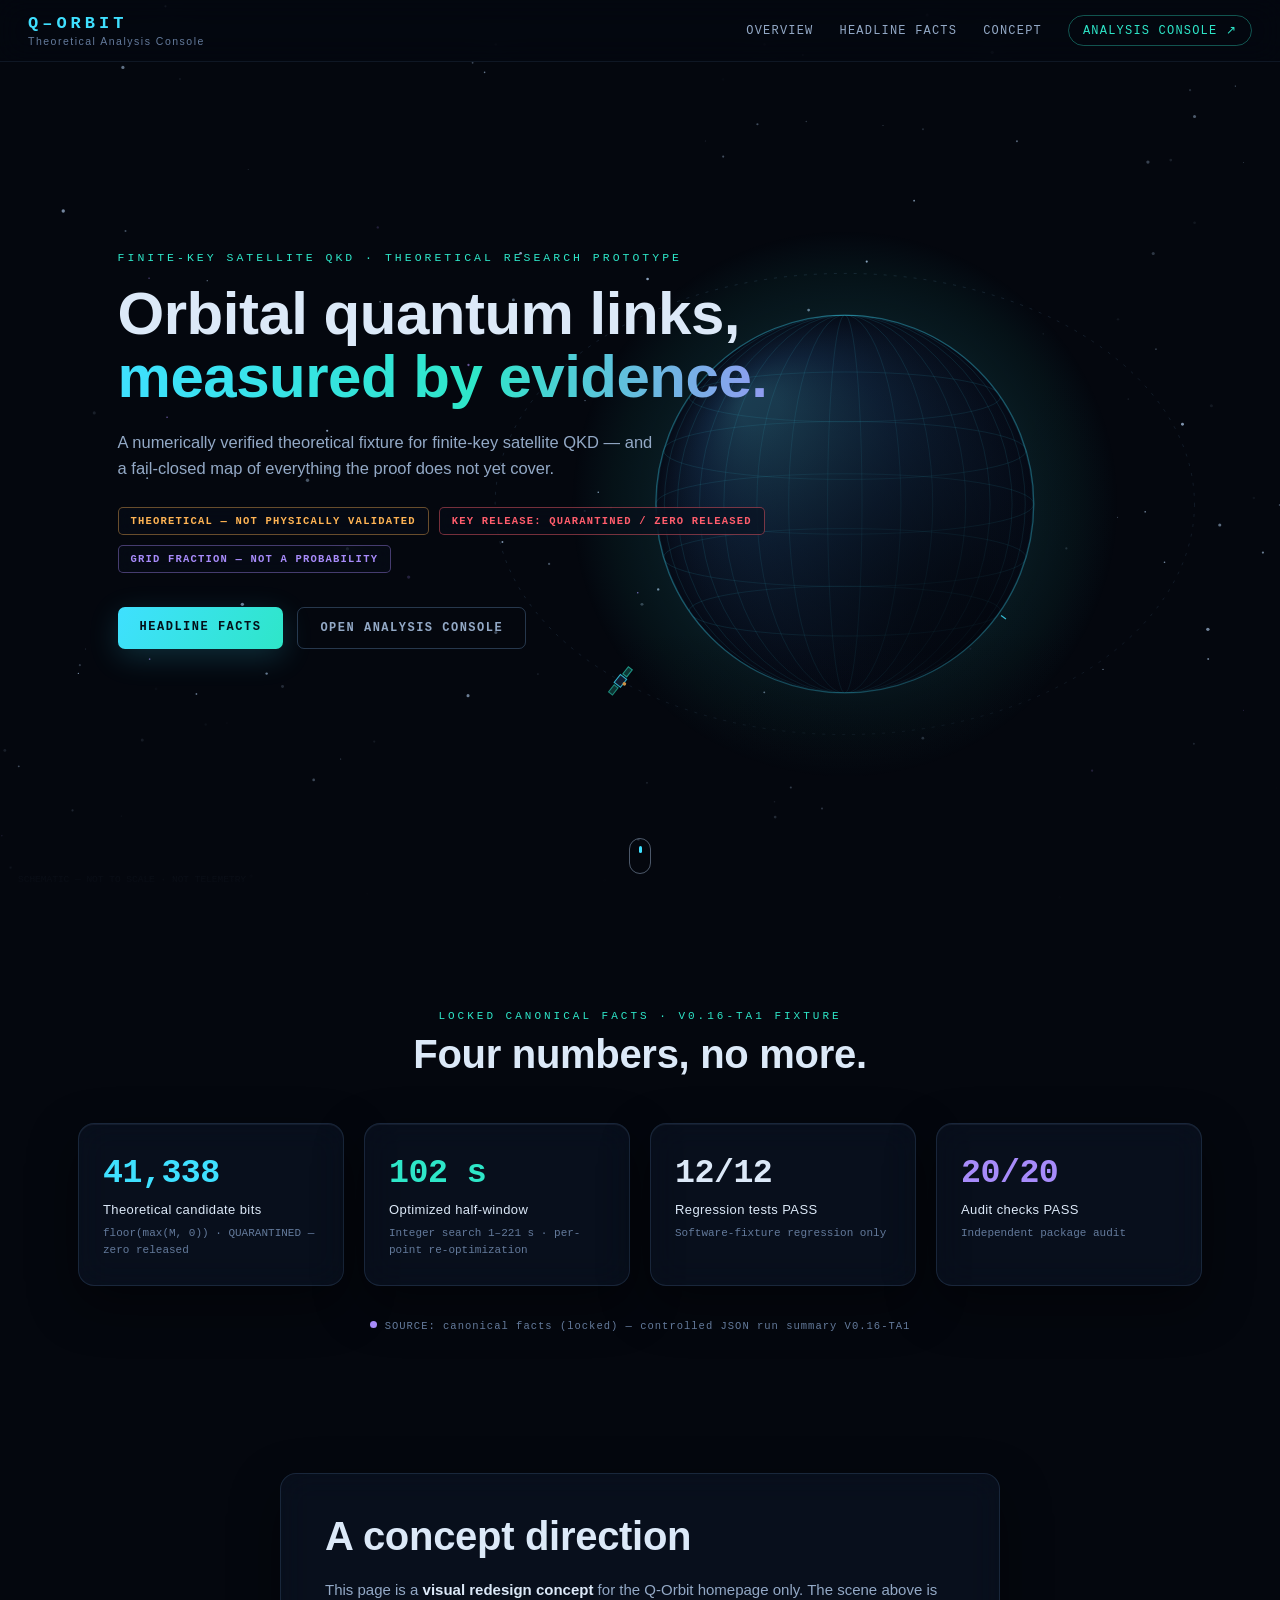
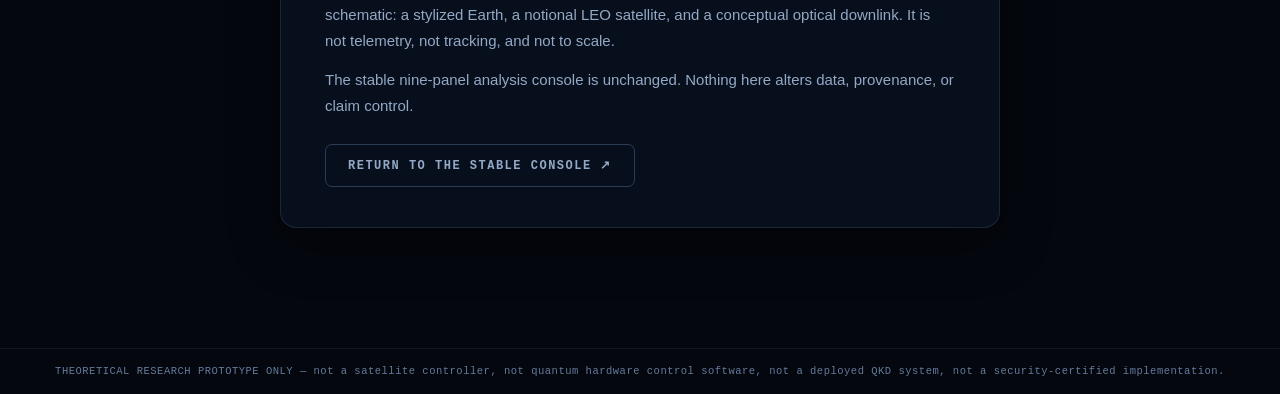
<file: prototype/concept.html>
<!DOCTYPE html>
<html lang="en">
<head>
<meta charset="UTF-8" />
<meta name="viewport" content="width=device-width, initial-scale=1.0" />
<title>Q-Orbit — Visual Redesign Concept (preview only)</title>
<link rel="stylesheet" href="concept.css" />
</head>
<body class="concept">

<nav class="c-nav" id="cNav">
  <div class="c-brand">
    <span class="c-brand-mark">Q&#8211;ORBIT</span>
    <span class="c-brand-sub">Theoretical Analysis Console</span>
  </div>
  <div class="c-links">
    <a href="#hero">Overview</a>
    <a href="#facts">Headline Facts</a>
    <a href="#about">Concept</a>
    <a href="index.html" class="c-console-link">Analysis Console &#8599;</a>
  </div>
</nav>

<!-- ======================= HERO ======================= -->
<header class="c-hero" id="hero">
  <canvas id="orbitCanvas" aria-hidden="true"></canvas>
  <div class="c-hero-vignette" aria-hidden="true"></div>

  <div class="c-hero-content">
    <p class="c-kicker">Finite-key satellite QKD &#183; theoretical research prototype</p>
    <h1 class="c-title">Orbital quantum links,<br /><span>measured by evidence.</span></h1>
    <p class="c-lede">
      A numerically verified theoretical fixture for finite-key satellite QKD —
      and a fail-closed map of everything the proof does not yet cover.
    </p>

    <div class="c-warnings" role="note">
      <span class="c-warn c-warn-amber">THEORETICAL &#8212; NOT PHYSICALLY VALIDATED</span>
      <span class="c-warn c-warn-red">KEY RELEASE: QUARANTINED / ZERO RELEASED</span>
      <span class="c-warn c-warn-violet">GRID FRACTION &#8212; NOT A PROBABILITY</span>
    </div>

    <div class="c-hero-cta">
      <a class="c-btn" href="#facts">Headline facts</a>
      <a class="c-btn c-btn-ghost" href="index.html">Open analysis console</a>
    </div>
  </div>

  <div class="c-scrollhint" aria-hidden="true"><span></span></div>
</header>

<!-- ======================= HEADLINE FACTS ======================= -->
<main>
<section class="c-facts" id="facts">
  <p class="c-sec-kicker reveal">Locked canonical facts &#183; V0.16-TA1 fixture</p>
  <h2 class="c-sec-title reveal">Four numbers, no more.</h2>

  <div class="c-cards">
    <article class="fact-card reveal" data-tilt>
      <div class="fact-value" id="factKey">&#8212;</div>
      <div class="fact-label">Theoretical candidate bits</div>
      <div class="fact-note">floor(max(M, 0)) &#183; QUARANTINED — zero released</div>
    </article>
    <article class="fact-card reveal" data-tilt>
      <div class="fact-value" id="factWindow">&#8212;</div>
      <div class="fact-label">Optimized half-window</div>
      <div class="fact-note">Integer search 1&#8211;221 s &#183; per-point re-optimization</div>
    </article>
    <article class="fact-card reveal" data-tilt>
      <div class="fact-value" id="factReg">&#8212;</div>
      <div class="fact-label">Regression tests PASS</div>
      <div class="fact-note">Software-fixture regression only</div>
    </article>
    <article class="fact-card reveal" data-tilt>
      <div class="fact-value" id="factAudit">&#8212;</div>
      <div class="fact-label">Audit checks PASS</div>
      <div class="fact-note">Independent package audit</div>
    </article>
  </div>

  <p class="c-prov reveal">SOURCE: canonical facts (locked) &#8212; controlled JSON run summary V0.16-TA1</p>
</section>

<!-- ======================= CONCEPT NOTE ======================= -->
<section class="c-about" id="about">
  <div class="c-about-inner reveal">
    <h2 class="c-sec-title">A concept direction</h2>
    <p>
      This page is a <strong>visual redesign concept</strong> for the Q-Orbit homepage only.
      The scene above is schematic: a stylized Earth, a notional LEO satellite, and a
      conceptual optical downlink. It is not telemetry, not tracking, and not to scale.
    </p>
    <p>
      The stable nine-panel analysis console is unchanged.
      Nothing here alters data, provenance, or claim control.
    </p>
    <a class="c-btn c-btn-ghost" href="index.html">Return to the stable console &#8599;</a>
  </div>
</section>
</main>

<footer class="c-foot">
  <span>THEORETICAL RESEARCH PROTOTYPE ONLY &#8212; not a satellite controller, not quantum hardware control software, not a deployed QKD system, not a security-certified implementation.</span>
</footer>

<script type="module" src="concept.js"></script>
</body>
</html>
</file>
<file: prototype/styles.css>
/* Q-Orbit Theoretical Analysis Console — V0.17 Prototype
   Dark scientific / mission-control aesthetic. */

:root {
  --bg: #05080f;
  --bg2: #080d16;
  --panel: #0c1322;
  --panel2: #101a2c;
  --line: #1d2c44;
  --line-soft: #152238;
  --ink: #d7e3f4;
  --ink-dim: #8ba0bd;
  --ink-faint: #5b6f8c;
  --cyan: #3fe0ff;
  --cyan-dim: #1a6f85;
  --green: #3ddc97;
  --amber: #ffb454;
  --orange: #ff8c42;
  --red: #ff5d6c;
  --violet: #a78bfa;
  --mono: "SF Mono", "JetBrains Mono", "Cascadia Code", Menlo, Consolas, monospace;
  --sans: -apple-system, BlinkMacSystemFont, "Segoe UI", Roboto, "Helvetica Neue", Arial, sans-serif;
}

* { box-sizing: border-box; }
html, body { margin: 0; padding: 0; background: var(--bg); color: var(--ink); font-family: var(--sans); font-size: 14px; }

#app { display: flex; flex-direction: column; min-height: 100vh; }

/* ---------- top bar ---------- */
#topbar {
  display: flex; align-items: center; justify-content: space-between; gap: 16px;
  padding: 12px 20px; border-bottom: 1px solid var(--line);
  background: linear-gradient(180deg, #0a1120 0%, #070c16 100%);
  position: sticky; top: 0; z-index: 50; flex-wrap: wrap;
}
.brand-mark { font-family: var(--mono); font-size: 20px; letter-spacing: 4px; color: var(--cyan); font-weight: 700; }
.brand-sub { font-size: 12px; color: var(--ink-dim); letter-spacing: 1px; margin-top: 2px; }
.ver { color: var(--amber); font-family: var(--mono); font-size: 11px; }
.top-banners { display: flex; gap: 10px; flex-wrap: wrap; }
.banner {
  font-family: var(--mono); font-size: 11.5px; font-weight: 700; letter-spacing: 1px;
  padding: 7px 12px; border-radius: 4px; border: 1px solid;
}
.banner-warn { color: var(--amber); border-color: #5a4318; background: rgba(255,180,84,0.08); }
.banner-quarantine { color: var(--red); border-color: #5c2430; background: rgba(255,93,108,0.08); animation: pulse 3s ease-in-out infinite; }
@keyframes pulse { 0%,100% { opacity: 1; } 50% { opacity: 0.72; } }

/* ---------- layout ---------- */
#layout { display: flex; flex: 1; min-height: 0; }
#sidenav {
  width: 218px; flex-shrink: 0; border-right: 1px solid var(--line);
  background: var(--bg2); padding: 14px 10px; position: sticky; top: 63px;
  align-self: flex-start; height: calc(100vh - 63px); overflow-y: auto;
}
#sidenav .nav-item {
  display: block; width: 100%; text-align: left; background: none; border: 1px solid transparent;
  color: #a9beda; font-family: var(--mono); font-size: 12px; letter-spacing: 0.5px;
  padding: 9px 12px; margin-bottom: 4px; border-radius: 5px; cursor: pointer;
}
#sidenav .nav-item:hover { color: #e8f1fd; background: var(--panel); }
#sidenav .nav-item.active { color: var(--cyan); background: var(--panel2); border-color: var(--line); }
#sidenav .nav-item .idx { color: #7189ab; margin-right: 8px; }
#sidenav .nav-item.active .idx { color: var(--cyan-dim); }

#content { flex: 1; padding: 20px 24px 40px; min-width: 0; max-width: 1460px; width: 100%; margin: 0 auto; }
.loading { color: var(--ink-dim); font-family: var(--mono); padding: 40px; }

#footbar {
  border-top: 1px solid var(--line); padding: 10px 20px; background: var(--bg2);
  color: var(--ink-faint); font-size: 11px; font-family: var(--mono); letter-spacing: 0.4px;
}

/* ---------- panels & shared ---------- */
.panel {
  background: var(--panel); border: 1px solid var(--line); border-radius: 8px;
  padding: 16px 18px; margin-bottom: 16px;
}
.panel-title {
  font-family: var(--mono); font-size: 13px; letter-spacing: 1.5px; color: var(--cyan);
  margin: 0 0 4px; text-transform: uppercase;
}
.panel-sub { color: var(--ink-dim); font-size: 12.5px; margin: 0 0 14px; }
.page-title { font-family: var(--mono); font-size: 18px; letter-spacing: 2px; color: var(--ink); margin: 4px 0 2px; }
.page-sub { color: var(--ink-dim); font-size: 13px; margin-bottom: 18px; }

.grid-cards { display: grid; grid-template-columns: repeat(auto-fill, minmax(240px, 1fr)); gap: 12px; }
.stat-card {
  background: var(--panel2); border: 1px solid var(--line-soft); border-radius: 7px; padding: 12px 14px;
}
.stat-card .label { font-size: 11px; color: var(--ink-dim); letter-spacing: 1px; text-transform: uppercase; font-family: var(--mono); }
.stat-card .value { font-family: var(--mono); font-size: 20px; margin-top: 6px; color: var(--ink); word-break: break-all; }
.stat-card .value.small { font-size: 15px; }
.stat-card .unit { font-size: 11px; color: var(--ink-faint); margin-left: 6px; }
.stat-card .note { font-size: 11px; color: var(--ink-faint); margin-top: 5px; }
.stat-card.neg .value { color: var(--red); }
.stat-card.pos .value { color: var(--green); }
.stat-card.accent .value { color: var(--cyan); }
.stat-card.amber .value { color: var(--amber); }

/* provenance tag */
.prov {
  display: inline-flex; align-items: center; gap: 6px; font-family: var(--mono); font-size: 10.5px;
  color: var(--ink-faint); border: 1px solid var(--line-soft); border-radius: 4px;
  padding: 3px 8px; margin: 2px 4px 2px 0; letter-spacing: 0.4px;
}
.prov::before { content: ""; width: 7px; height: 7px; border-radius: 50%; background: var(--green); }
.prov.prov-csv::before { background: var(--cyan); }
.prov.prov-canonical::before { background: var(--violet); }
.prov.prov-regression::before { background: var(--amber); }
.prov.prov-unavailable { color: var(--red); border-color: #4a2230; }
.prov.prov-unavailable::before { background: var(--red); }
.prov-row { margin-top: 12px; }

/* badges */
.badge {
  display: inline-block; font-family: var(--mono); font-size: 10.5px; font-weight: 700;
  padding: 3px 8px; border-radius: 4px; letter-spacing: 0.8px; border: 1px solid;
}
.badge-pass { color: var(--green); border-color: #1e5240; background: rgba(61,220,151,0.07); }
.badge-fail, .badge-blocked { color: var(--red); border-color: #5c2430; background: rgba(255,93,108,0.08); }
.badge-warn { color: var(--amber); border-color: #5a4318; background: rgba(255,180,84,0.08); }
.badge-neutral { color: var(--ink-dim); border-color: var(--line); background: rgba(139,160,189,0.06); }
.badge-info { color: var(--cyan); border-color: #14485c; background: rgba(63,224,255,0.06); }
.badge-violet { color: var(--violet); border-color: #3d3370; background: rgba(167,139,250,0.07); }

/* fail-closed / unavailable */
.failclosed {
  border: 1px dashed #5c2430; background: rgba(255,93,108,0.05); border-radius: 7px;
  padding: 14px 16px; color: var(--red); font-family: var(--mono); font-size: 12px; letter-spacing: 0.5px;
}
.failclosed .fc-title { font-weight: 700; font-size: 13px; margin-bottom: 6px; }
.failclosed .fc-body { color: var(--ink-dim); font-family: var(--sans); font-size: 12.5px; }

.caption {
  margin-top: 12px; padding: 9px 12px; border-left: 3px solid var(--amber);
  background: rgba(255,180,84,0.05); color: var(--amber);
  font-size: 12px; font-family: var(--mono); letter-spacing: 0.3px;
}
.caption.info { border-left-color: var(--cyan); background: rgba(63,224,255,0.04); color: var(--ink-dim); }

/* tables */
table.data { width: 100%; border-collapse: collapse; font-size: 12.5px; }
table.data th {
  text-align: left; font-family: var(--mono); font-size: 10.5px; letter-spacing: 1px;
  color: var(--ink-faint); text-transform: uppercase; padding: 7px 10px;
  border-bottom: 1px solid var(--line); white-space: nowrap;
}
table.data td { padding: 7px 10px; border-bottom: 1px solid var(--line-soft); vertical-align: top; }
table.data tr:hover td { background: rgba(63,224,255,0.03); }
table.data td.mono, .mono { font-family: var(--mono); }
.num { font-family: var(--mono); font-size: 12px; }

/* equation */
.equation {
  font-family: var(--mono); font-size: 15px; line-height: 2.1; color: var(--ink);
  background: var(--bg2); border: 1px solid var(--line-soft); border-radius: 7px; padding: 16px 20px;
  overflow-x: auto; white-space: nowrap;
}
.equation .sym { color: var(--cyan); }
.equation .val { color: var(--amber); }
.equation .op { color: var(--ink-faint); }
.eq-terms { display: grid; grid-template-columns: repeat(auto-fit, minmax(210px, 1fr)); gap: 10px; margin-top: 14px; }
.eq-term { background: var(--panel2); border: 1px solid var(--line-soft); border-radius: 6px; padding: 10px 12px; }
.eq-term .t-label { font-family: var(--mono); font-size: 11px; color: var(--ink-dim); }
.eq-term .t-value { font-family: var(--mono); font-size: 15px; color: var(--ink); margin-top: 4px; word-break: break-all; }
.eq-term .t-note { font-size: 10.5px; color: var(--ink-faint); margin-top: 3px; }

.flow { display: flex; align-items: center; gap: 10px; flex-wrap: wrap; margin-top: 14px; }
.flow .fstep {
  background: var(--panel2); border: 1px solid var(--line); border-radius: 6px;
  padding: 10px 14px; font-family: var(--mono); font-size: 13px; text-align: center;
}
.flow .fstep .fs-label { display: block; font-size: 10px; color: var(--ink-faint); letter-spacing: 1px; margin-bottom: 4px; }
.flow .farrow { color: var(--cyan-dim); font-family: var(--mono); font-size: 16px; }

/* heatmap */
.heatmap-wrap { position: relative; overflow-x: auto; }
.heatmap-tip {
  position: fixed; pointer-events: none; z-index: 100; display: none;
  background: #0e1626; border: 1px solid var(--cyan-dim); border-radius: 6px;
  padding: 9px 12px; font-family: var(--mono); font-size: 11px; color: var(--ink);
  box-shadow: 0 6px 24px rgba(0,0,0,0.55); white-space: nowrap; line-height: 1.7;
}
.legend { display: flex; align-items: center; gap: 8px; font-family: var(--mono); font-size: 10.5px; color: var(--ink-dim); margin-top: 10px; flex-wrap: wrap; }
.legend .sw { width: 14px; height: 14px; border-radius: 3px; display: inline-block; border: 1px solid var(--line); }

/* bars (sensitivity) */
.bar-row { display: grid; grid-template-columns: 250px 1fr 130px; align-items: center; gap: 12px; padding: 7px 0; border-bottom: 1px solid var(--line-soft); }
.bar-row .b-name { font-family: var(--mono); font-size: 12px; color: var(--ink); }
.bar-row .b-name .b-rank { color: var(--cyan); margin-right: 7px; }
.bar-row .b-name .b-step { display: block; font-size: 10px; color: var(--ink-faint); margin-top: 2px; }
.bar-track { position: relative; height: 22px; background: var(--bg2); border: 1px solid var(--line-soft); border-radius: 4px; }
.bar-fill { position: absolute; top: 0; bottom: 0; border-radius: 3px; }
.bar-zero { position: absolute; top: -3px; bottom: -3px; width: 1px; background: var(--ink-faint); }
.bar-val { font-family: var(--mono); font-size: 11.5px; text-align: right; }

/* architecture layers */
.layer {
  border: 1px solid var(--line); border-radius: 8px; padding: 14px 18px; margin-bottom: 12px;
  background: var(--panel2); display: grid; grid-template-columns: 90px 1fr auto; gap: 16px; align-items: center;
}
.layer .l-num { font-family: var(--mono); font-size: 26px; color: var(--cyan-dim); font-weight: 700; }
.layer .l-name { font-family: var(--mono); font-size: 13.5px; color: var(--ink); letter-spacing: 0.5px; }
.layer .l-desc { font-size: 12px; color: var(--ink-dim); margin-top: 4px; }
.layer.blocked { border-color: #5c2430; }
.layer.symbolic { border-color: #5a4318; }
.layer.frozen { border-color: #14485c; }

/* evidence ladder */
.ladder { display: flex; flex-direction: column; gap: 0; }
.rung { display: grid; grid-template-columns: 44px 1fr auto; gap: 16px; align-items: center; padding: 13px 16px; border: 1px solid var(--line); border-bottom: none; background: var(--panel2); }
.rung:last-child { border-bottom: 1px solid var(--line); border-radius: 0 0 8px 8px; }
.rung:first-child { border-radius: 8px 8px 0 0; }
.rung .r-idx { font-family: var(--mono); font-size: 17px; color: var(--cyan-dim); font-weight: 700; }
.rung .r-name { font-family: var(--mono); font-size: 13px; letter-spacing: 0.5px; }
.rung .r-note { font-size: 11.5px; color: var(--ink-dim); margin-top: 3px; font-family: var(--sans); }
.rung.current { border-left: 3px solid var(--green); }
.rung.locked { opacity: 0.62; }

/* window track */
.win-track { position: relative; height: 64px; background: var(--bg2); border: 1px solid var(--line-soft); border-radius: 7px; margin-top: 14px; }
.win-tick { position: absolute; top: 0; bottom: 0; width: 1px; background: var(--line-soft); }
.win-tick.major { background: var(--line); }
.win-marker { position: absolute; top: -8px; bottom: -8px; width: 3px; background: var(--cyan); border-radius: 2px; box-shadow: 0 0 12px rgba(63,224,255,0.55); }
.win-marker-label { position: absolute; top: -30px; transform: translateX(-50%); font-family: var(--mono); font-size: 11px; color: var(--cyan); white-space: nowrap; }
.win-axis { position: relative; height: 18px; margin-top: 6px; font-family: var(--mono); font-size: 10px; color: var(--ink-faint); }
.win-axis span { position: absolute; transform: translateX(-50%); }

/* checklist */
.check-row { display: flex; align-items: flex-start; gap: 10px; padding: 6px 0; border-bottom: 1px solid var(--line-soft); font-size: 12.5px; }
.check-row:last-child { border-bottom: none; }
.check-row .c-status { flex-shrink: 0; width: 190px; }
.check-row .c-name { font-family: var(--mono); font-size: 12px; }
.check-row .c-map { color: var(--ink-faint); font-size: 11px; margin-left: 8px; }
.check-row .c-detail { color: var(--ink-dim); font-size: 11.5px; margin-top: 2px; }

.two-col { display: grid; grid-template-columns: 1fr 1fr; gap: 16px; }
@media (max-width: 1100px) { .two-col { grid-template-columns: 1fr; } }
@media (max-width: 860px) {
  #layout { flex-direction: column; }
  #sidenav { width: 100%; height: auto; position: static; display: flex; flex-wrap: wrap; gap: 4px; }
  #sidenav .nav-item { width: auto; }
  .bar-row { grid-template-columns: 170px 1fr 110px; }
  .layer { grid-template-columns: 60px 1fr; }
  .layer .l-badge { grid-column: 2; }
}

h3.sec { font-family: var(--mono); font-size: 12px; letter-spacing: 1.5px; color: var(--ink-dim); text-transform: uppercase; margin: 22px 0 10px; }
.footnote { color: var(--ink-faint); font-size: 11px; margin-top: 10px; }

/* ---------- exhibition polish ---------- */
/* Hero emphasis for the four headline facts (visual priority only) */
.stat-card.hero { border-color: #2b4d6e; background: #12203a; }
.stat-card.hero .value { font-size: 26px; font-weight: 700; }
.stat-card.hero .label { color: #b9cbe2; }

/* Table overflow safety at narrower desktop widths: the block wrapper scrolls
   while an anonymous inner table box keeps header/body column alignment. */
table.data { display: block; overflow-x: auto; }

/* Long numeric values never clip or wrap mid-card awkwardly */
.stat-card .value { overflow-wrap: anywhere; line-height: 1.35; }
</file>
<file: prototype/concept.css>
/* Q-Orbit homepage visual redesign CONCEPT — isolated preview page.
   Palette: dark navy/black, cyan, turquoise, restrained violet. */

:root {
  --c-bg: #04070e;
  --c-navy: #081020;
  --c-ink: #dce9f8;
  --c-dim: #93a9c6;
  --c-faint: #647b9c;
  --c-cyan: #3fe0ff;
  --c-turq: #2ee6c8;
  --c-violet: #a78bfa;
  --c-amber: #ffb454;
  --c-red: #ff5d6c;
  --c-glass: rgba(16, 28, 48, 0.42);
  --c-glass-line: rgba(120, 170, 220, 0.16);
  --c-mono: "SF Mono", "JetBrains Mono", Menlo, Consolas, monospace;
  --c-sans: -apple-system, BlinkMacSystemFont, "Segoe UI", Roboto, "Helvetica Neue", Arial, sans-serif;
}

* { box-sizing: border-box; }
html { scroll-behavior: smooth; }
body.concept {
  margin: 0; background: var(--c-bg); color: var(--c-ink);
  font-family: var(--c-sans); font-size: 15px;
  overflow-x: hidden;
}

/* ---------------- top navigation ---------------- */
.c-nav {
  position: fixed; inset: 0 0 auto 0; z-index: 60;
  display: flex; align-items: center; justify-content: space-between;
  padding: 14px 28px;
  background: rgba(5, 9, 17, 0.55);
  backdrop-filter: blur(14px); -webkit-backdrop-filter: blur(14px);
  border-bottom: 1px solid rgba(120, 170, 220, 0.10);
}
.c-brand-mark { font-family: var(--c-mono); font-weight: 700; letter-spacing: 4px; font-size: 17px; color: var(--c-cyan); }
.c-brand-sub { display: block; font-size: 10.5px; letter-spacing: 1.5px; color: var(--c-faint); margin-top: 2px; }
.c-links { display: flex; gap: 26px; align-items: center; }
.c-links a {
  color: var(--c-dim); text-decoration: none; font-family: var(--c-mono);
  font-size: 12px; letter-spacing: 1.2px; text-transform: uppercase;
  transition: color 0.25s ease;
}
.c-links a:hover { color: var(--c-cyan); }
.c-links .c-console-link {
  color: var(--c-turq); border: 1px solid rgba(46, 230, 200, 0.35);
  padding: 7px 14px; border-radius: 999px;
}
.c-links .c-console-link:hover { background: rgba(46, 230, 200, 0.08); color: var(--c-turq); }

/* ---------------- hero ---------------- */
.c-hero { position: relative; height: 100vh; min-height: 620px; overflow: hidden; }
#orbitCanvas { position: absolute; inset: 0; width: 100%; height: 100%; display: block; }
.c-hero-vignette {
  position: absolute; inset: 0; pointer-events: none;
  background:
    radial-gradient(120% 90% at 30% 45%, transparent 40%, rgba(4, 7, 14, 0.55) 100%),
    linear-gradient(180deg, rgba(4,7,14,0.35) 0%, transparent 25%, transparent 70%, var(--c-bg) 100%);
}

.c-hero-content {
  position: relative; z-index: 5; max-width: 720px;
  padding: 0 28px; margin-left: clamp(24px, 7vw, 120px);
  height: 100%; display: flex; flex-direction: column; justify-content: center;
}
.c-kicker {
  font-family: var(--c-mono); font-size: 11.5px; letter-spacing: 3px;
  color: var(--c-turq); text-transform: uppercase; margin: 0 0 18px;
}
.c-title {
  font-size: clamp(34px, 5.2vw, 60px); line-height: 1.06; margin: 0 0 20px;
  font-weight: 700; letter-spacing: -0.5px;
}
.c-title span {
  background: linear-gradient(92deg, var(--c-cyan) 0%, var(--c-turq) 55%, var(--c-violet) 110%);
  -webkit-background-clip: text; background-clip: text; color: transparent;
}
.c-lede { color: var(--c-dim); font-size: 16.5px; line-height: 1.6; margin: 0 0 26px; max-width: 540px; }

.c-warnings { display: flex; flex-wrap: wrap; gap: 10px; margin-bottom: 34px; }
.c-warn {
  font-family: var(--c-mono); font-size: 10.5px; font-weight: 700; letter-spacing: 1.2px;
  padding: 7px 12px; border-radius: 5px; border: 1px solid;
  background: rgba(8, 14, 26, 0.55);
  backdrop-filter: blur(8px); -webkit-backdrop-filter: blur(8px);
}
.c-warn-amber { color: var(--c-amber); border-color: rgba(255, 180, 84, 0.4); }
.c-warn-red { color: var(--c-red); border-color: rgba(255, 93, 108, 0.45); }
.c-warn-violet { color: var(--c-violet); border-color: rgba(167, 139, 250, 0.4); }

.c-hero-cta { display: flex; gap: 14px; flex-wrap: wrap; }
.c-btn {
  font-family: var(--c-mono); font-size: 12px; letter-spacing: 1.5px; text-transform: uppercase;
  color: #041018; background: linear-gradient(120deg, var(--c-cyan), var(--c-turq));
  padding: 13px 22px; border-radius: 7px; text-decoration: none; font-weight: 700;
  transition: transform 0.25s ease, box-shadow 0.25s ease;
  box-shadow: 0 8px 30px rgba(63, 224, 255, 0.18);
}
.c-btn:hover { transform: translateY(-2px); box-shadow: 0 12px 36px rgba(63, 224, 255, 0.28); }
.c-btn-ghost {
  background: transparent; color: var(--c-dim);
  border: 1px solid rgba(120, 170, 220, 0.3); box-shadow: none;
}
.c-btn-ghost:hover { color: var(--c-cyan); border-color: rgba(63, 224, 255, 0.5); box-shadow: none; }

.c-scrollhint {
  position: absolute; left: 50%; bottom: 26px; transform: translateX(-50%);
  width: 22px; height: 36px; border: 1.5px solid rgba(147, 169, 198, 0.5);
  border-radius: 12px; z-index: 5;
}
.c-scrollhint span {
  position: absolute; left: 50%; top: 7px; width: 3px; height: 7px;
  margin-left: -1.5px; border-radius: 2px; background: var(--c-cyan);
  animation: hint 2.4s ease-in-out infinite;
}
@keyframes hint { 0%,100% { transform: translateY(0); opacity: 1; } 55% { transform: translateY(11px); opacity: 0.25; } }

/* ---------------- facts ---------------- */
.c-facts { padding: 110px 28px 90px; max-width: 1180px; margin: 0 auto; }
.c-sec-kicker {
  font-family: var(--c-mono); font-size: 11px; letter-spacing: 3px;
  color: var(--c-turq); text-transform: uppercase; margin: 0 0 10px; text-align: center;
}
.c-sec-title {
  font-size: clamp(26px, 3.4vw, 40px); margin: 0 0 46px; font-weight: 700;
  letter-spacing: -0.3px; text-align: center;
}

.c-cards {
  display: grid; grid-template-columns: repeat(4, 1fr); gap: 20px;
  perspective: 900px;
}
.fact-card {
  background: var(--c-glass);
  border: 1px solid var(--c-glass-line);
  border-radius: 16px; padding: 30px 24px 26px;
  backdrop-filter: blur(16px); -webkit-backdrop-filter: blur(16px);
  box-shadow: 0 18px 50px rgba(0, 0, 0, 0.45), inset 0 1px 0 rgba(180, 215, 255, 0.07);
  transform-style: preserve-3d;
  transition: transform 0.18s ease-out, border-color 0.25s ease;
  will-change: transform;
}
.fact-card:hover { border-color: rgba(63, 224, 255, 0.35); }
.fact-value {
  font-family: var(--c-mono); font-size: clamp(26px, 2.6vw, 34px); font-weight: 700;
  color: var(--c-cyan); letter-spacing: -0.5px; margin-bottom: 10px;
}
.fact-card:nth-child(2) .fact-value { color: var(--c-turq); }
.fact-card:nth-child(3) .fact-value { color: var(--c-ink); }
.fact-card:nth-child(4) .fact-value { color: var(--c-violet); }
.fact-label { font-size: 13px; color: var(--c-ink); letter-spacing: 0.4px; margin-bottom: 8px; }
.fact-note { font-size: 11px; color: var(--c-faint); line-height: 1.55; font-family: var(--c-mono); }

.c-prov {
  text-align: center; margin-top: 34px;
  font-family: var(--c-mono); font-size: 10.5px; letter-spacing: 1px; color: var(--c-faint);
}
.c-prov::before {
  content: ""; display: inline-block; width: 7px; height: 7px; border-radius: 50%;
  background: var(--c-violet); margin-right: 8px; vertical-align: 1px;
}

/* ---------------- about / footer ---------------- */
.c-about { padding: 40px 28px 120px; }
.c-about-inner {
  max-width: 720px; margin: 0 auto; text-align: left;
  background: var(--c-glass); border: 1px solid var(--c-glass-line); border-radius: 16px;
  padding: 40px 44px;
  backdrop-filter: blur(16px); -webkit-backdrop-filter: blur(16px);
  box-shadow: 0 18px 50px rgba(0, 0, 0, 0.4);
}
.c-about-inner .c-sec-title { text-align: left; margin-bottom: 18px; }
.c-about-inner p { color: var(--c-dim); line-height: 1.7; margin: 0 0 14px; }
.c-about-inner strong { color: var(--c-ink); }
.c-about-inner .c-btn { display: inline-block; margin-top: 12px; }

.c-foot {
  border-top: 1px solid rgba(120, 170, 220, 0.10);
  padding: 16px 28px; text-align: center;
  color: var(--c-faint); font-size: 10.5px; font-family: var(--c-mono); letter-spacing: 0.5px;
}

/* ---------------- scroll reveal ---------------- */
.reveal { opacity: 0; transform: translateY(26px); transition: opacity 0.7s ease, transform 0.7s ease; }
.reveal.revealed { opacity: 1; transform: translateY(0); }

/* ---------------- responsive ---------------- */
@media (max-width: 980px) {
  .c-cards { grid-template-columns: repeat(2, 1fr); }
}
@media (max-width: 640px) {
  .c-nav { padding: 12px 18px; }
  .c-links { gap: 14px; }
  .c-links a { font-size: 10.5px; }
  .c-links a:not(.c-console-link) { display: none; }
  .c-hero { min-height: 560px; }
  .c-hero-content { margin-left: 0; padding: 0 20px; }
  .c-lede { font-size: 15px; }
  .c-cards { grid-template-columns: 1fr; }
  .c-facts { padding: 80px 20px 60px; }
  .c-about-inner { padding: 30px 24px; }
}

/* ---------------- reduced motion ---------------- */
@media (prefers-reduced-motion: reduce) {
  html { scroll-behavior: auto; }
  .c-scrollhint span { animation: none; }
  .reveal { opacity: 1; transform: none; transition: none; }
  .c-btn, .c-btn-ghost, .fact-card { transition: none; }
}
</file>
